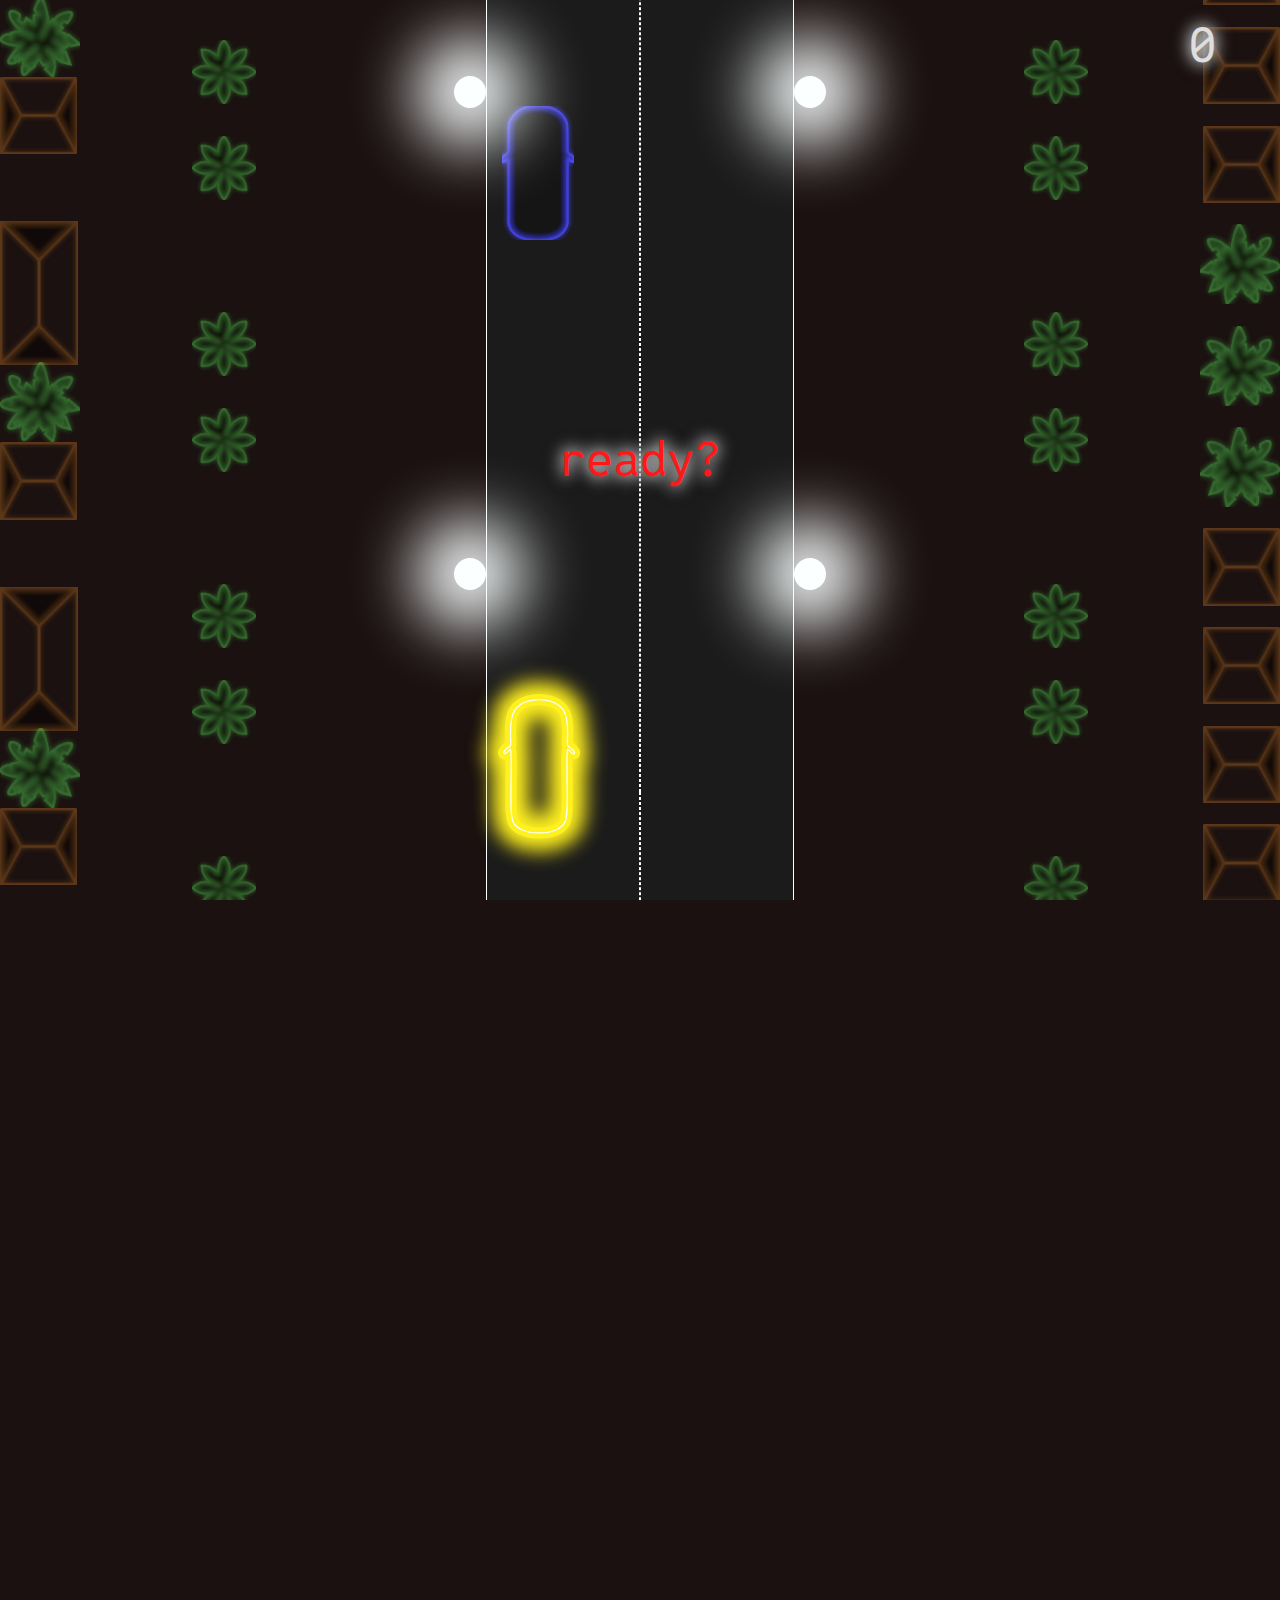
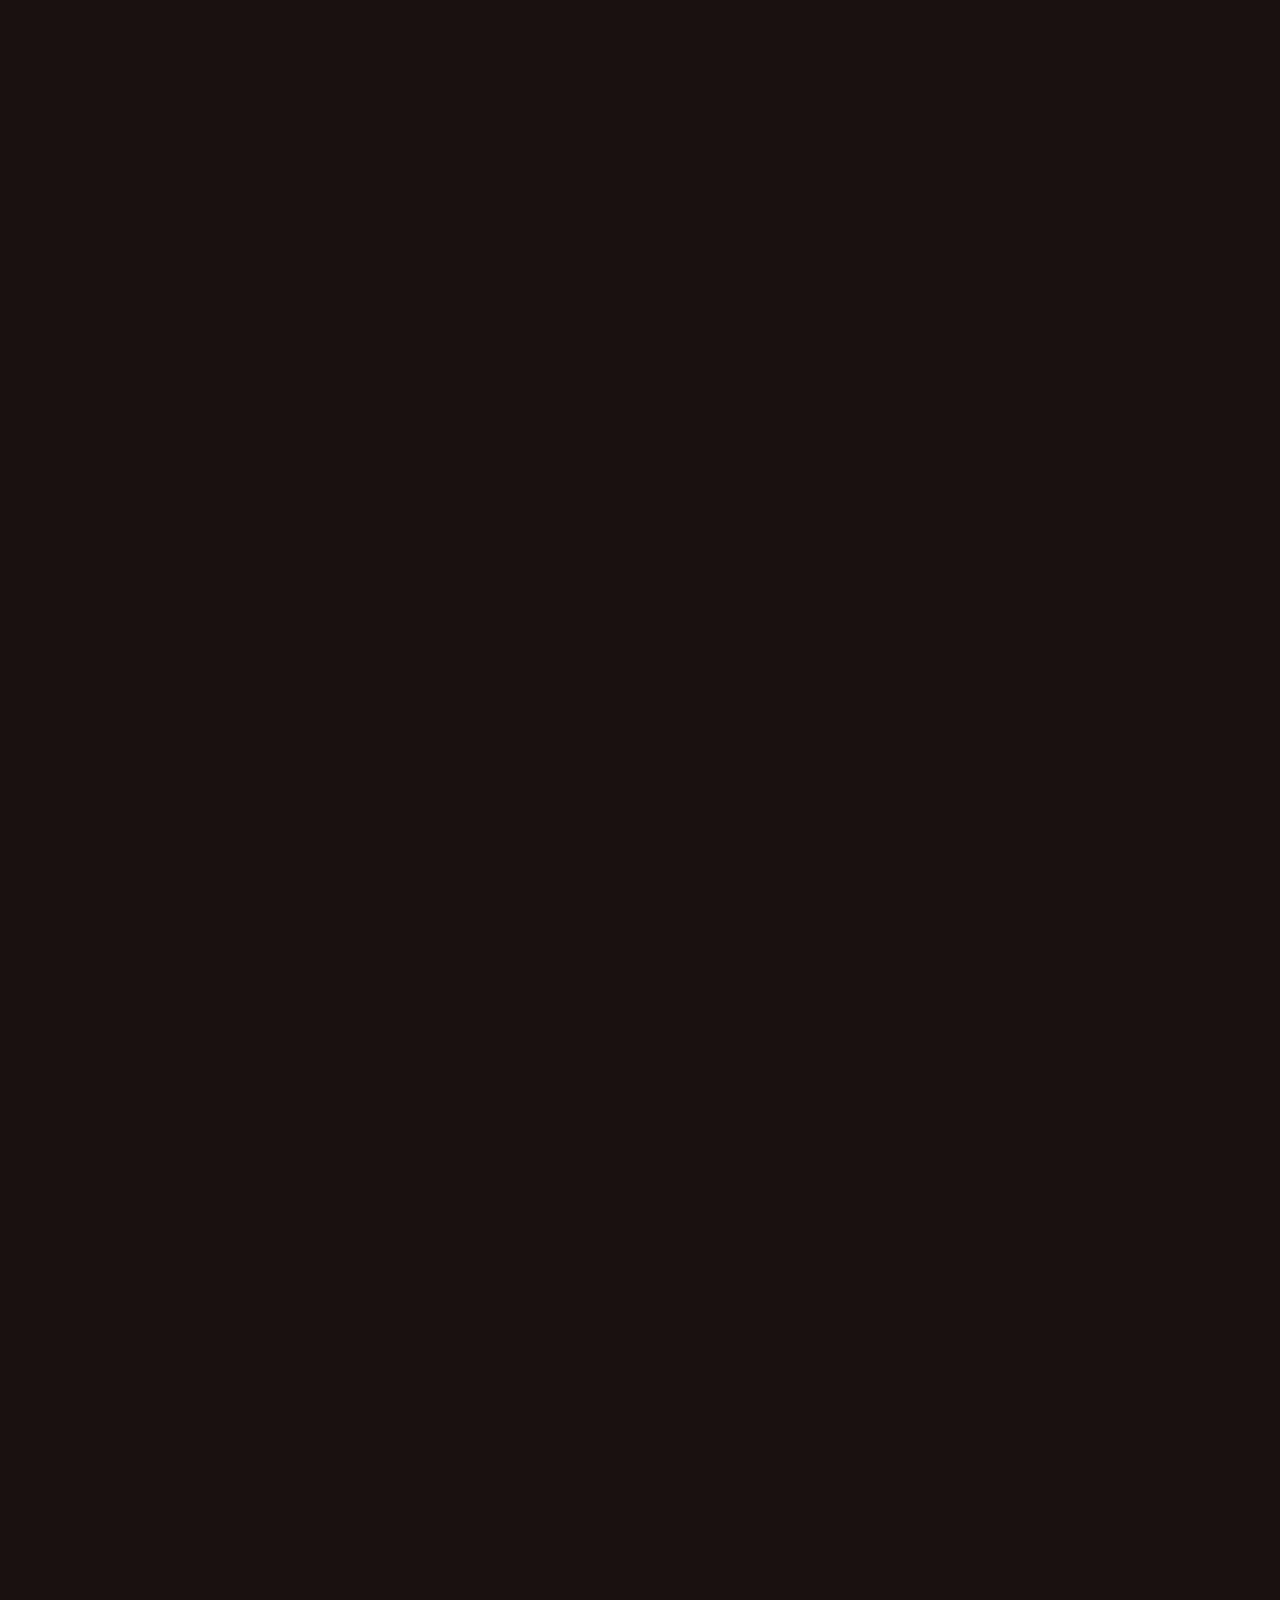
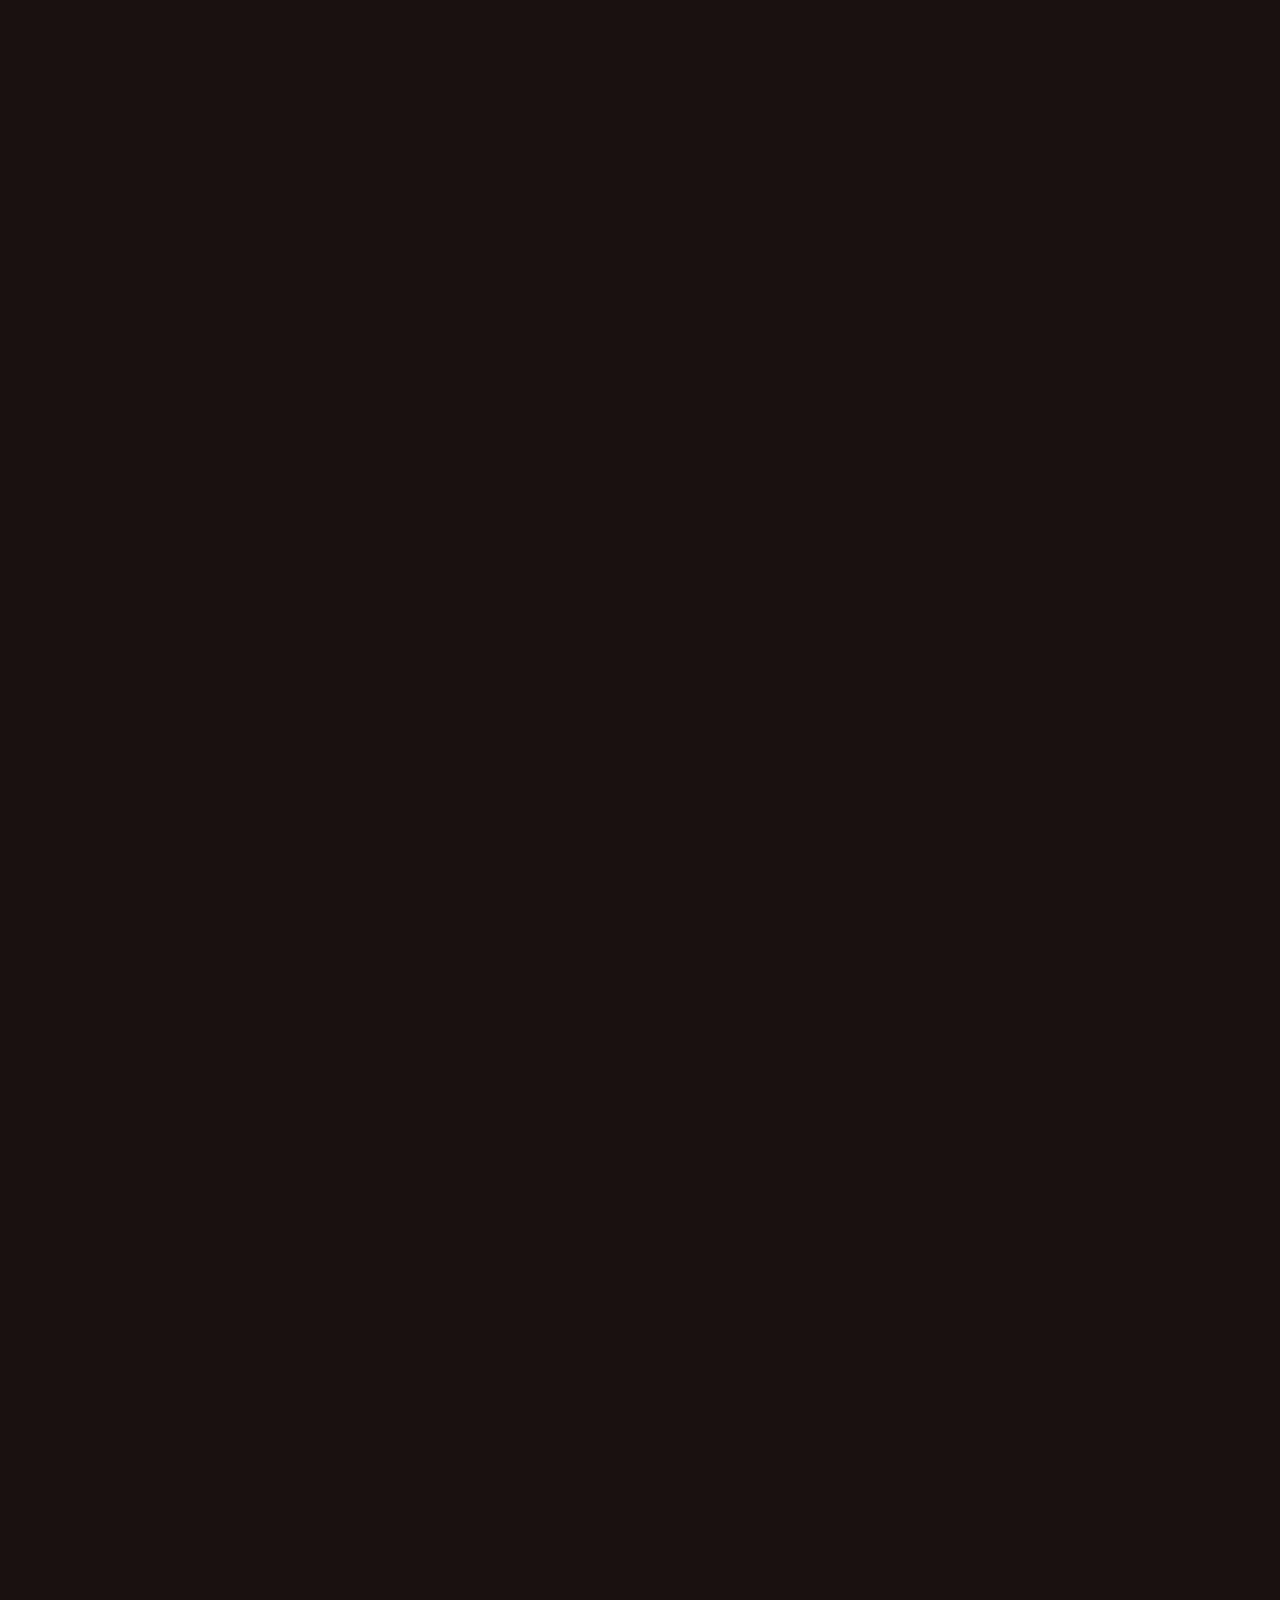
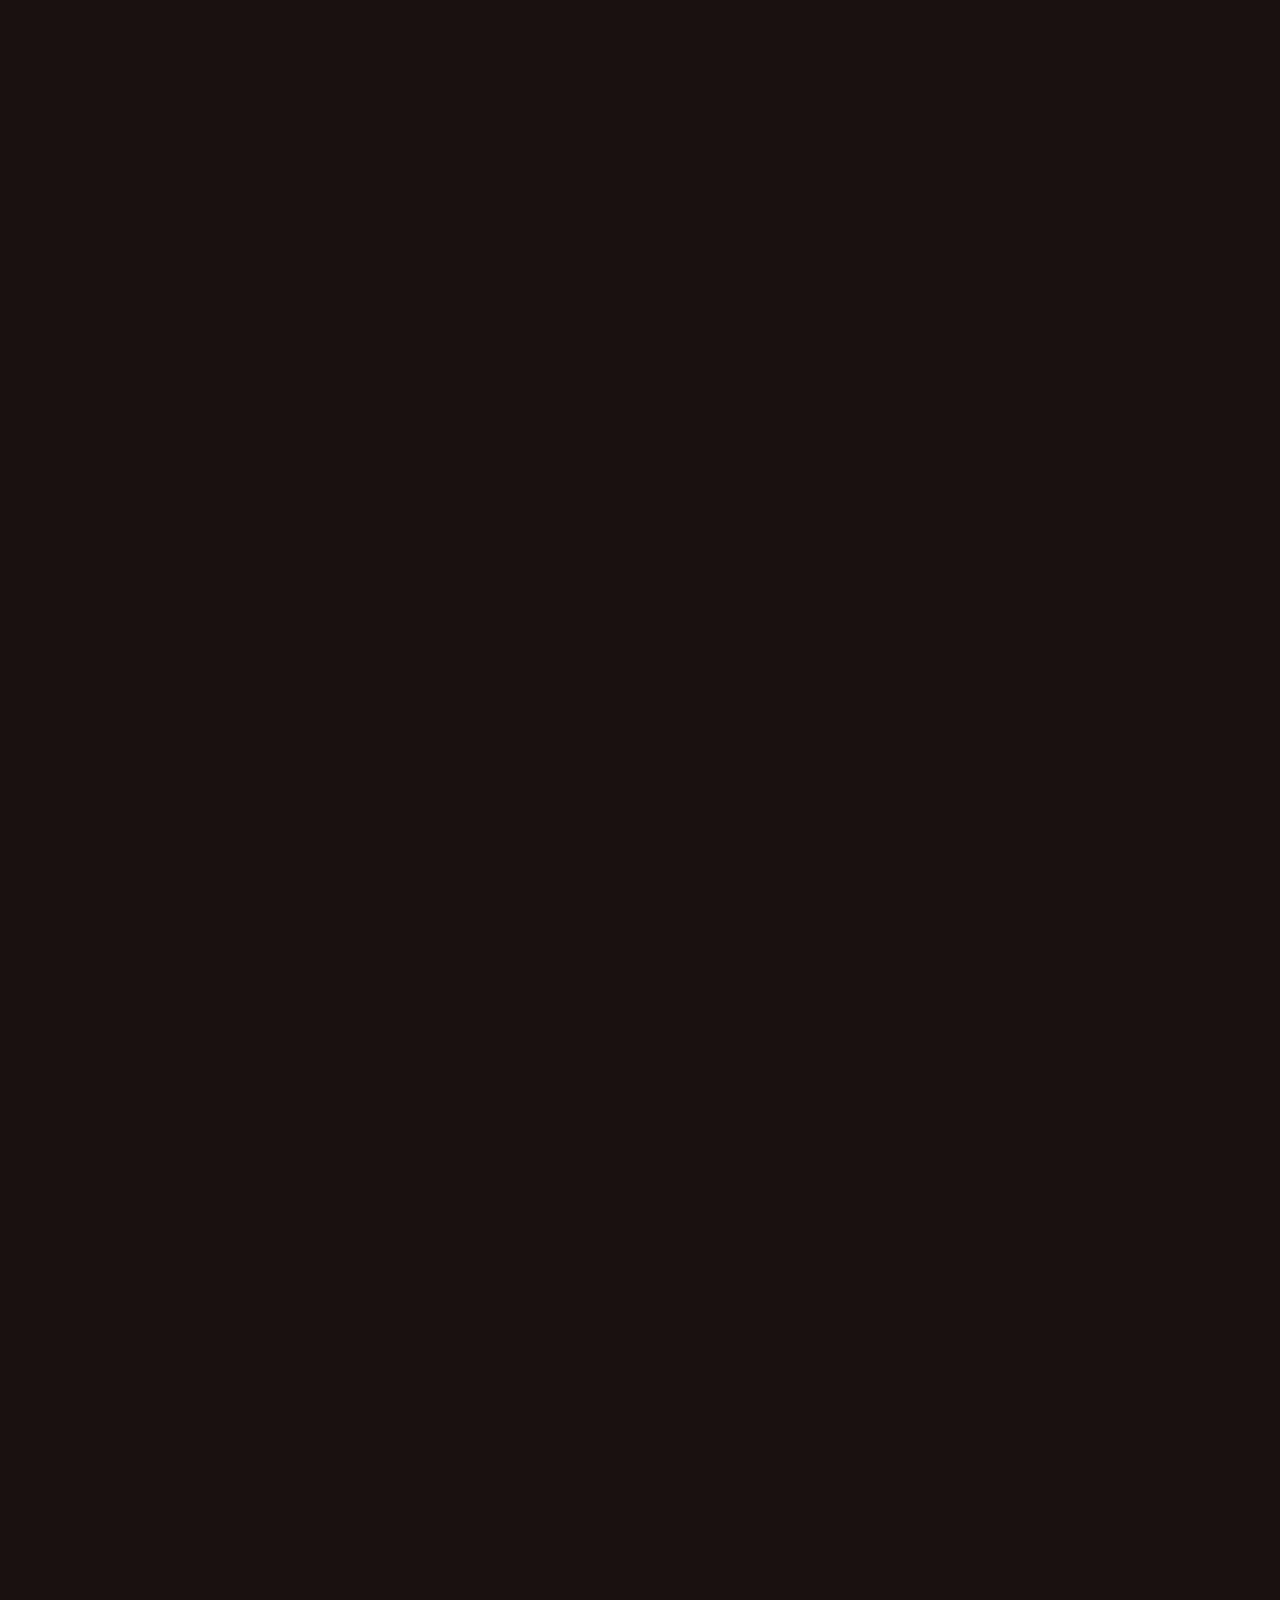
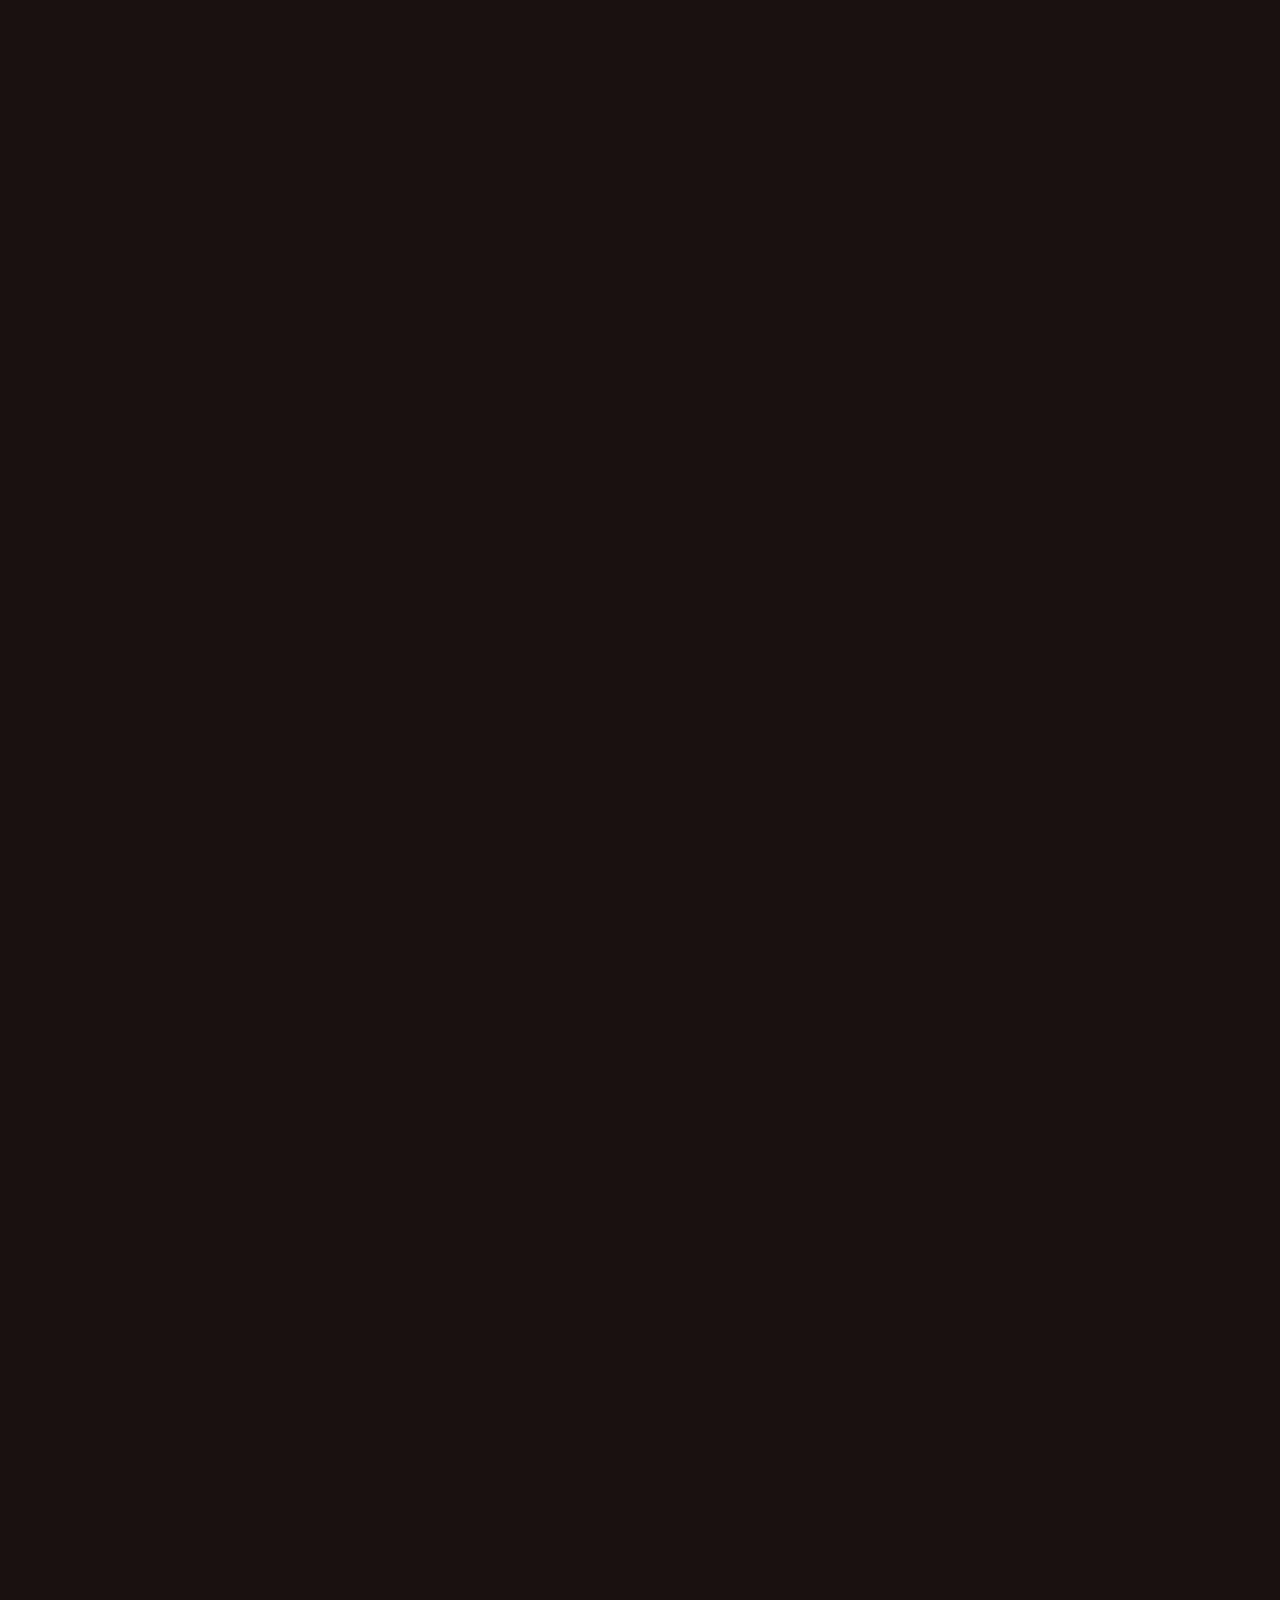
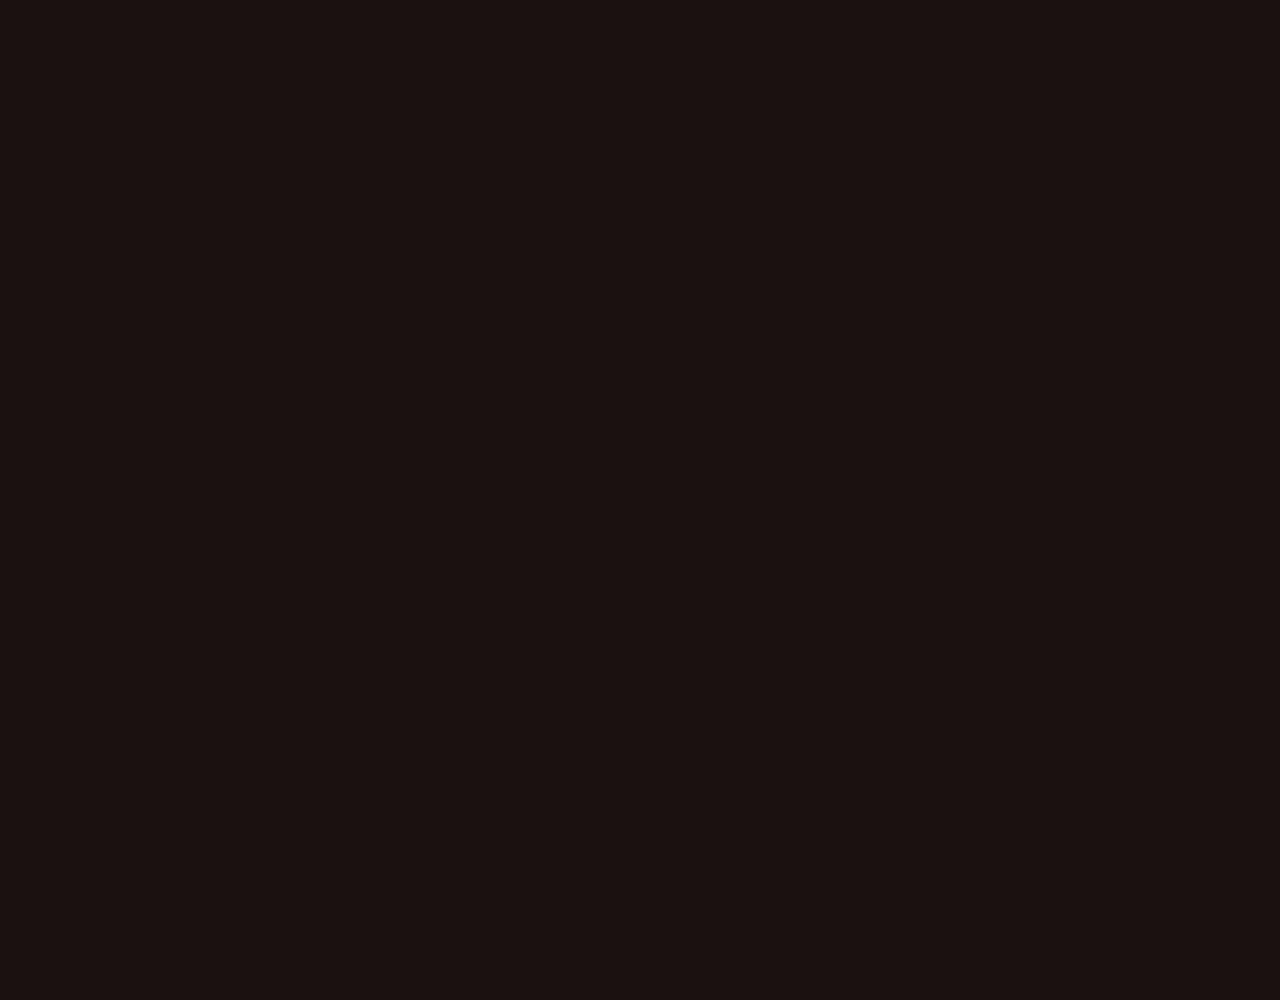
<file: index.html>
<!DOCTYPE html>
<html>

<head>
  <title>accelerrace</title>
  <meta charset="utf-8" />
  <meta name="viewport" content="width=device-width, initial-scale=1">
  <link rel=stylesheet type=text/css href="style.css">
  <script src="main.js"></script>
</head>

<body>
<div id="main_page" class="clear">
  <div class="svg_pic car" id="main_car">
    <svg xmlns="http://www.w3.org/2000/svg" viewBox="0 0 32.82 61.265">
      <path  d="M16.854,60.766c-.439,0-.7-.016-.7-.016l-.025,0c-.078,0-.316.014-.677.014a17.092,17.092,0,0,1-7.408-1.581c-1.659-.869-2.89-1.609-3.628-3.229-.7-1.547-1.01-3.878-1.089-8.315-.055-3.079,0-7.258.053-11.3.089-6.82.174-13.262-.27-13.711a.072.072,0,0,0-.051-.025A.088.088,0,0,0,3,22.635c-.218.2-.416.4-.609.583A9.308,9.308,0,0,1,.8,24.559a.752.752,0,0,1-.38.118.4.4,0,0,1-.383-.241C-.1,24.107.113,23.6.61,23.073A8.136,8.136,0,0,1,2.217,21.7c.219-.149.467-.317.78-.559.337-.261.276-1.65.193-3.574-.158-3.64-.4-9.141,1.781-12.579C7.978.241,14.643,0,15.948,0c.13,0,.2,0,.2,0h.2c1.305,0,7.97.241,10.978,4.989,2.177,3.438,1.938,8.938,1.78,12.578-.084,1.924-.144,3.314.193,3.575.312.242.56.41.779.559a8.123,8.123,0,0,1,1.607,1.372c.5.524.711,1.034.569,1.363a.4.4,0,0,1-.383.241.752.752,0,0,1-.38-.118,9.342,9.342,0,0,1-1.59-1.347c-.191-.185-.388-.376-.6-.578a.089.089,0,0,0-.059-.029.072.072,0,0,0-.051.025c-.444.449-.359,6.893-.27,13.715.053,4.04.107,8.217.053,11.294-.079,4.437-.384,6.768-1.089,8.315-.738,1.62-1.969,2.361-3.627,3.229A17.1,17.1,0,0,1,16.854,60.766Z"/>
    </svg>
    <svg xmlns="http://www.w3.org/2000/svg" viewBox="0 0 32.82 61.265">
      <path d="M16.854,60.766c-.439,0-.7-.016-.7-.016l-.025,0c-.078,0-.316.014-.677.014a17.092,17.092,0,0,1-7.408-1.581c-1.659-.869-2.89-1.609-3.628-3.229-.7-1.547-1.01-3.878-1.089-8.315-.055-3.079,0-7.258.053-11.3.089-6.82.174-13.262-.27-13.711a.072.072,0,0,0-.051-.025A.088.088,0,0,0,3,22.635c-.218.2-.416.4-.609.583A9.308,9.308,0,0,1,.8,24.559a.752.752,0,0,1-.38.118.4.4,0,0,1-.383-.241C-.1,24.107.113,23.6.61,23.073A8.136,8.136,0,0,1,2.217,21.7c.219-.149.467-.317.78-.559.337-.261.276-1.65.193-3.574-.158-3.64-.4-9.141,1.781-12.579C7.978.241,14.643,0,15.948,0c.13,0,.2,0,.2,0h.2c1.305,0,7.97.241,10.978,4.989,2.177,3.438,1.938,8.938,1.78,12.578-.084,1.924-.144,3.314.193,3.575.312.242.56.41.779.559a8.123,8.123,0,0,1,1.607,1.372c.5.524.711,1.034.569,1.363a.4.4,0,0,1-.383.241.752.752,0,0,1-.38-.118,9.342,9.342,0,0,1-1.59-1.347c-.191-.185-.388-.376-.6-.578a.089.089,0,0,0-.059-.029.072.072,0,0,0-.051.025c-.444.449-.359,6.893-.27,13.715.053,4.04.107,8.217.053,11.294-.079,4.437-.384,6.768-1.089,8.315-.738,1.62-1.969,2.361-3.627,3.229A17.1,17.1,0,0,1,16.854,60.766Z"/>
    </svg>
    <svg xmlns="http://www.w3.org/2000/svg" viewBox="0 0 32.82 61.265">
      <path d="M16.854,60.766c-.439,0-.7-.016-.7-.016l-.025,0c-.078,0-.316.014-.677.014a17.092,17.092,0,0,1-7.408-1.581c-1.659-.869-2.89-1.609-3.628-3.229-.7-1.547-1.01-3.878-1.089-8.315-.055-3.079,0-7.258.053-11.3.089-6.82.174-13.262-.27-13.711a.072.072,0,0,0-.051-.025A.088.088,0,0,0,3,22.635c-.218.2-.416.4-.609.583A9.308,9.308,0,0,1,.8,24.559a.752.752,0,0,1-.38.118.4.4,0,0,1-.383-.241C-.1,24.107.113,23.6.61,23.073A8.136,8.136,0,0,1,2.217,21.7c.219-.149.467-.317.78-.559.337-.261.276-1.65.193-3.574-.158-3.64-.4-9.141,1.781-12.579C7.978.241,14.643,0,15.948,0c.13,0,.2,0,.2,0h.2c1.305,0,7.97.241,10.978,4.989,2.177,3.438,1.938,8.938,1.78,12.578-.084,1.924-.144,3.314.193,3.575.312.242.56.41.779.559a8.123,8.123,0,0,1,1.607,1.372c.5.524.711,1.034.569,1.363a.4.4,0,0,1-.383.241.752.752,0,0,1-.38-.118,9.342,9.342,0,0,1-1.59-1.347c-.191-.185-.388-.376-.6-.578a.089.089,0,0,0-.059-.029.072.072,0,0,0-.051.025c-.444.449-.359,6.893-.27,13.715.053,4.04.107,8.217.053,11.294-.079,4.437-.384,6.768-1.089,8.315-.738,1.62-1.969,2.361-3.627,3.229A17.1,17.1,0,0,1,16.854,60.766Z"/>
    </svg>
  </div>

  <div class="svg_pic car" id="car_1">
    <img src="images/car1.png">
  </div>

  <div class="svg_pic car" id="car_2">
    <img src="images/car2.png">
  </div>

  <div class="road">
    <div class="lights_section"></div>
    <div class="road_sides">
      <div class="road_lines"></div>
      <div class="road_lines"></div>
    </div>
    <div class="lights_section"></div>
  </div>
  <div class="decor_section left_section">
    <div class="decor_part">
      <div class="house_line"></div>
      <div class="tree_line"></div>
    </div>
  </div>
  <div class="decor_section right_section">
    <div class="decor_part">
      <div class="house_line"></div>
      <div class="tree_line"></div>
    </div>
  </div>

  <div class="util_section count_section txt_items countdown">
    <div id="count" class="util_text"></div>
  </div>
  <div class="util_section control_section">
    <div class="game_control game_pause util_text">⏸︎</div>
    <div class="game_control game_play util_text">⏵︎</div>
  </div>
  <div class="util_section score_section txt_items">
    <div id="score" class="util_text">0</div>
  </div>
</div>
</body>
</html>
</file>
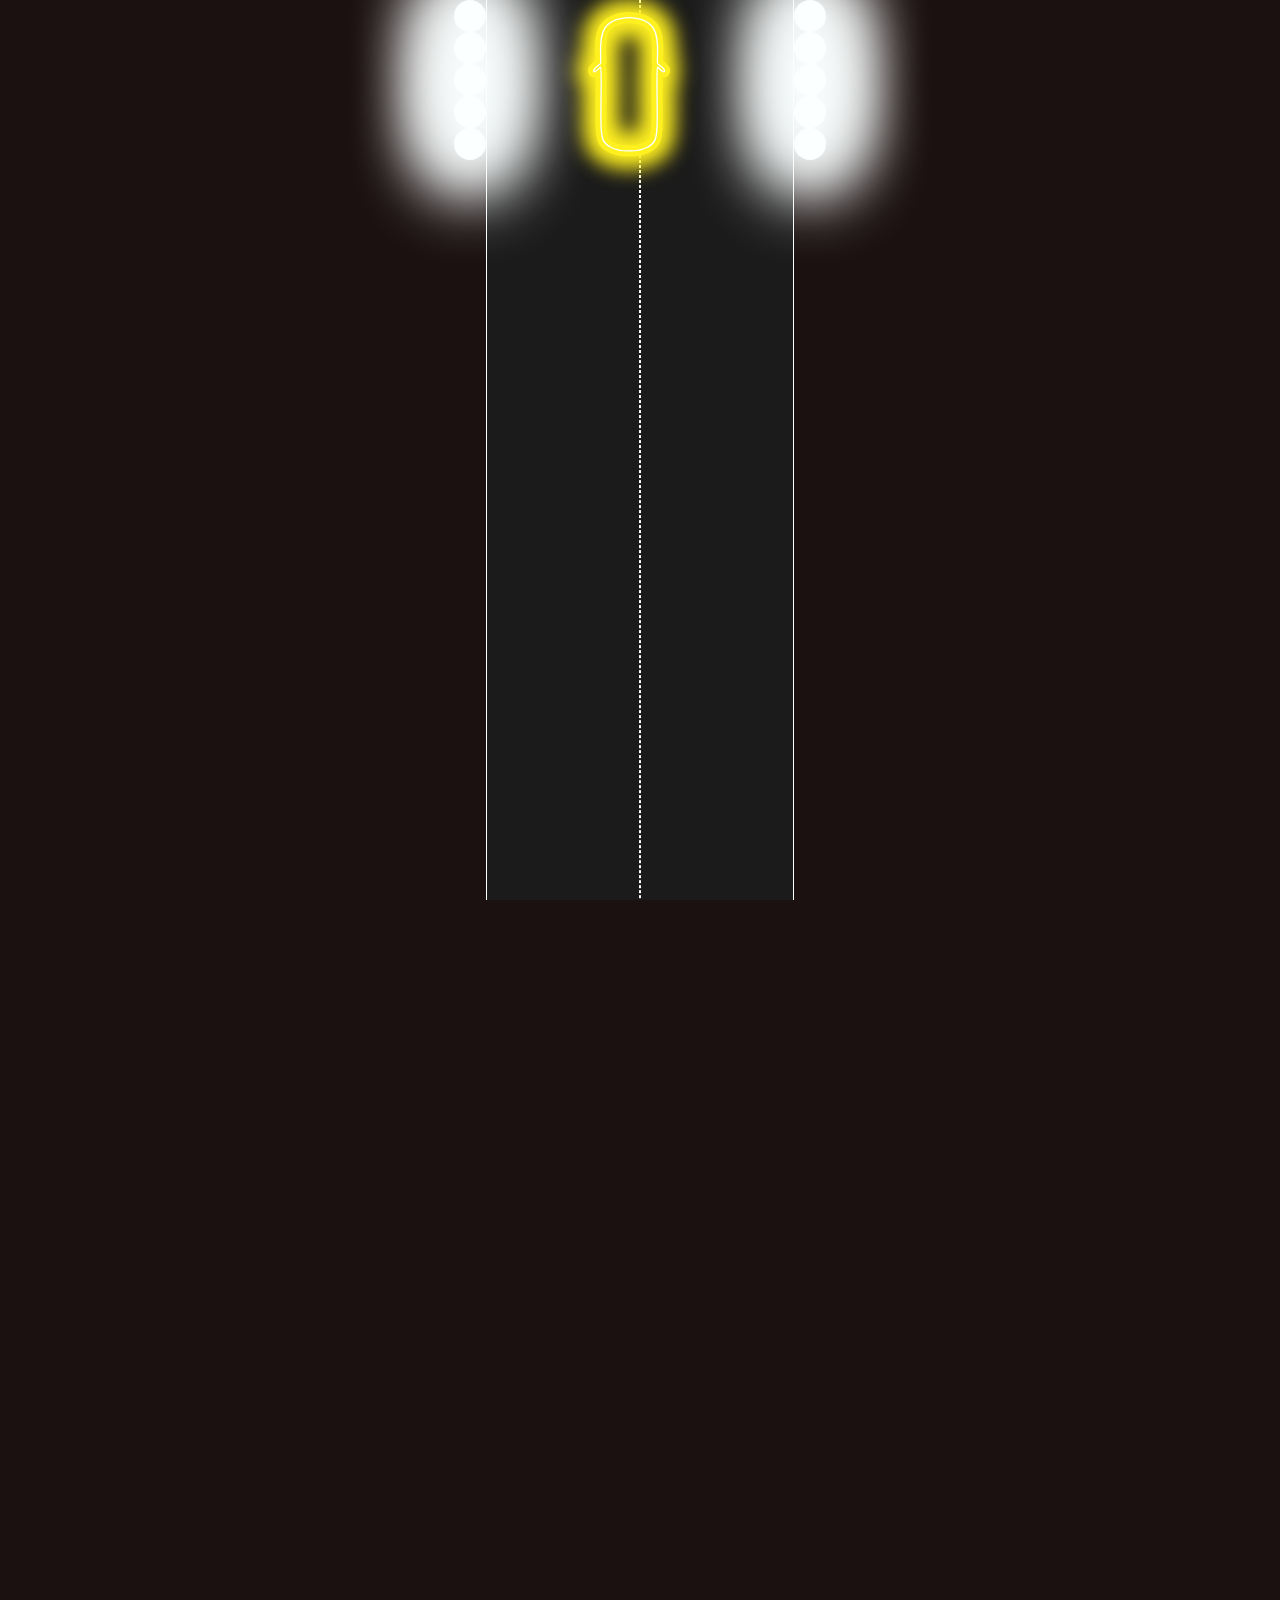
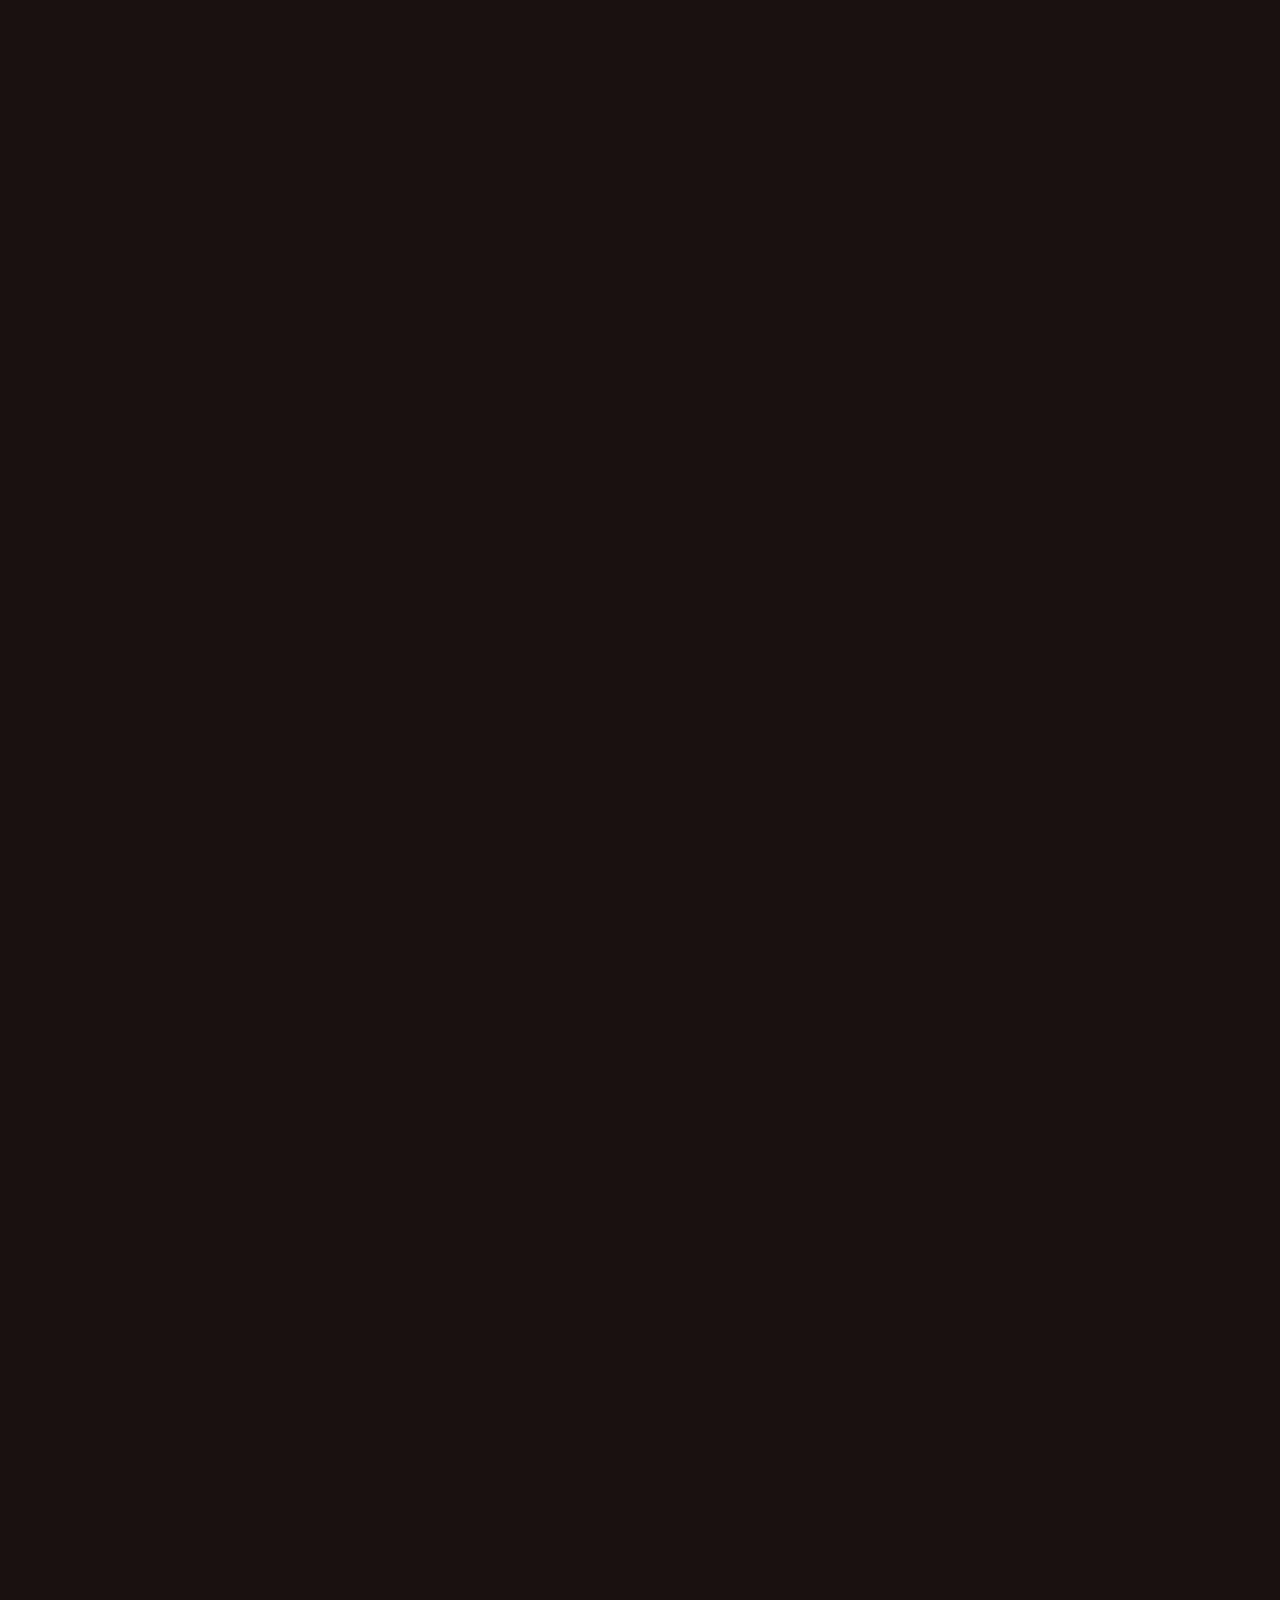
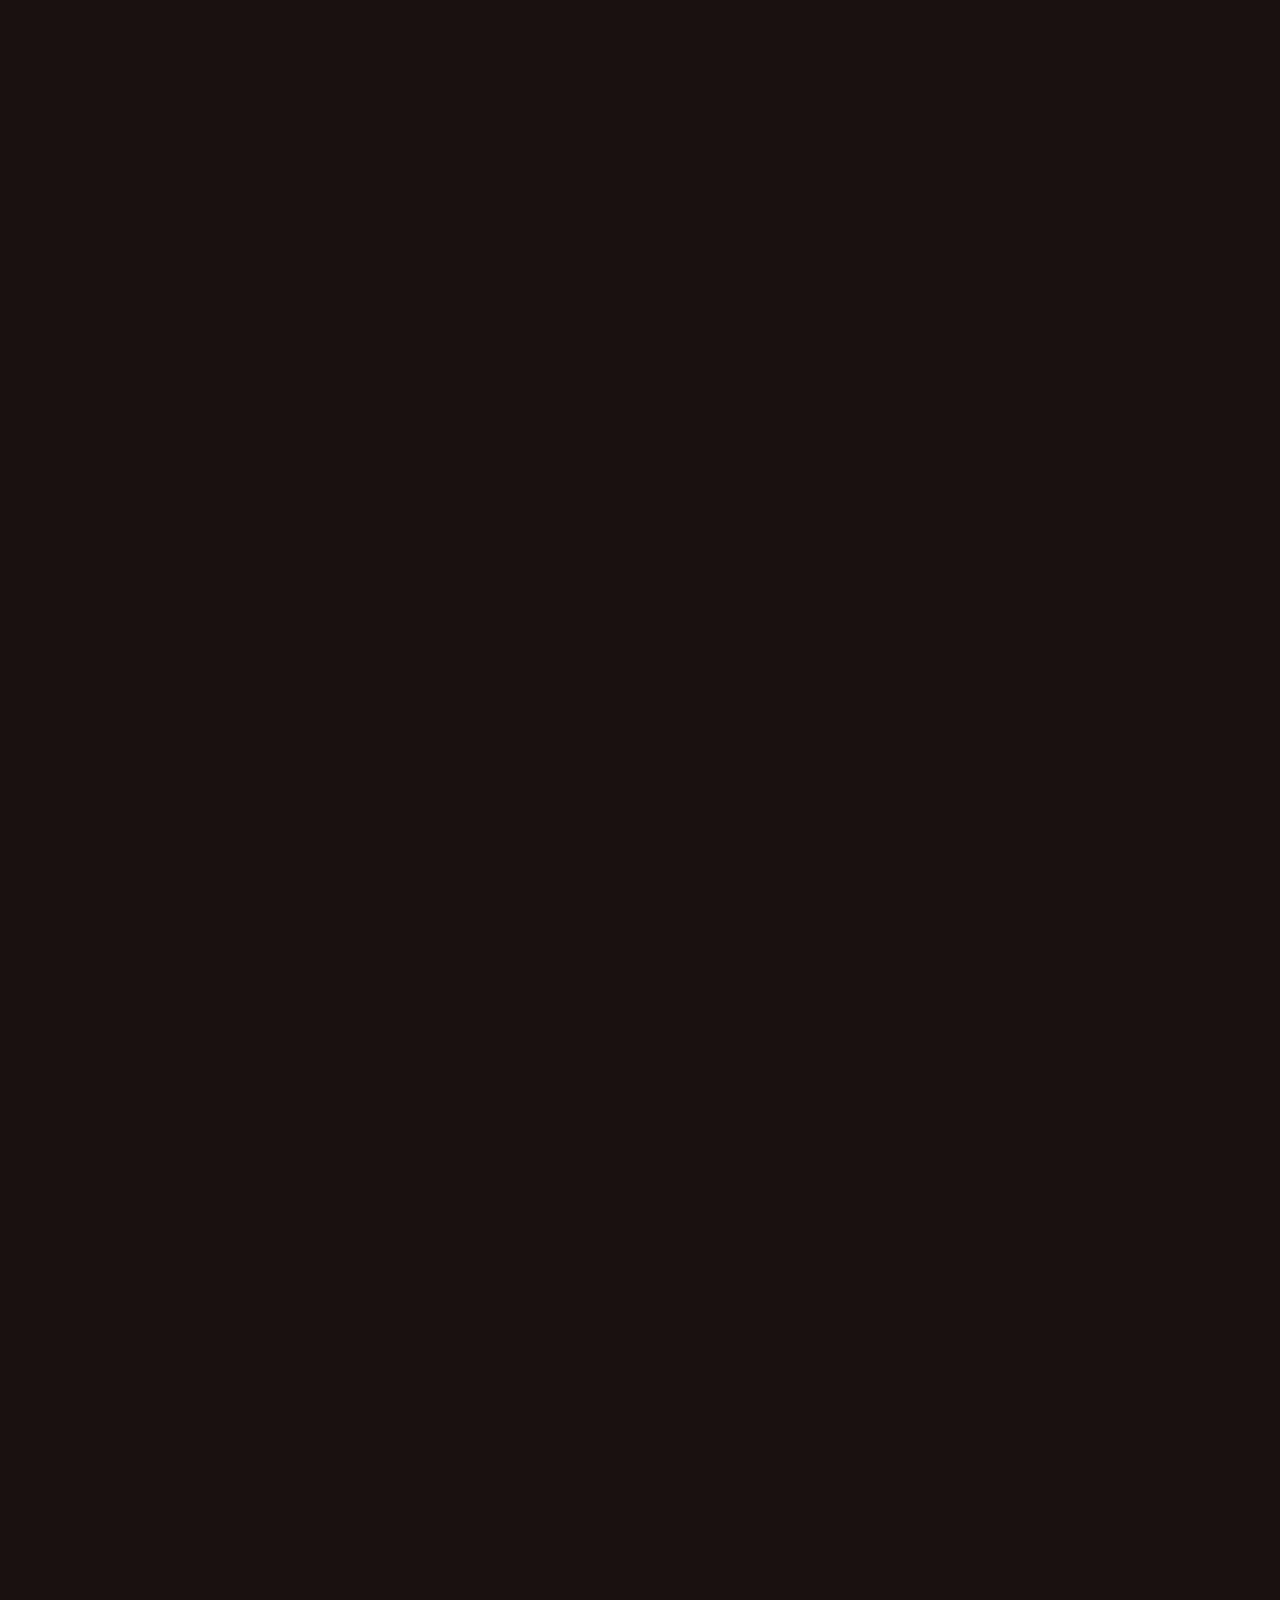
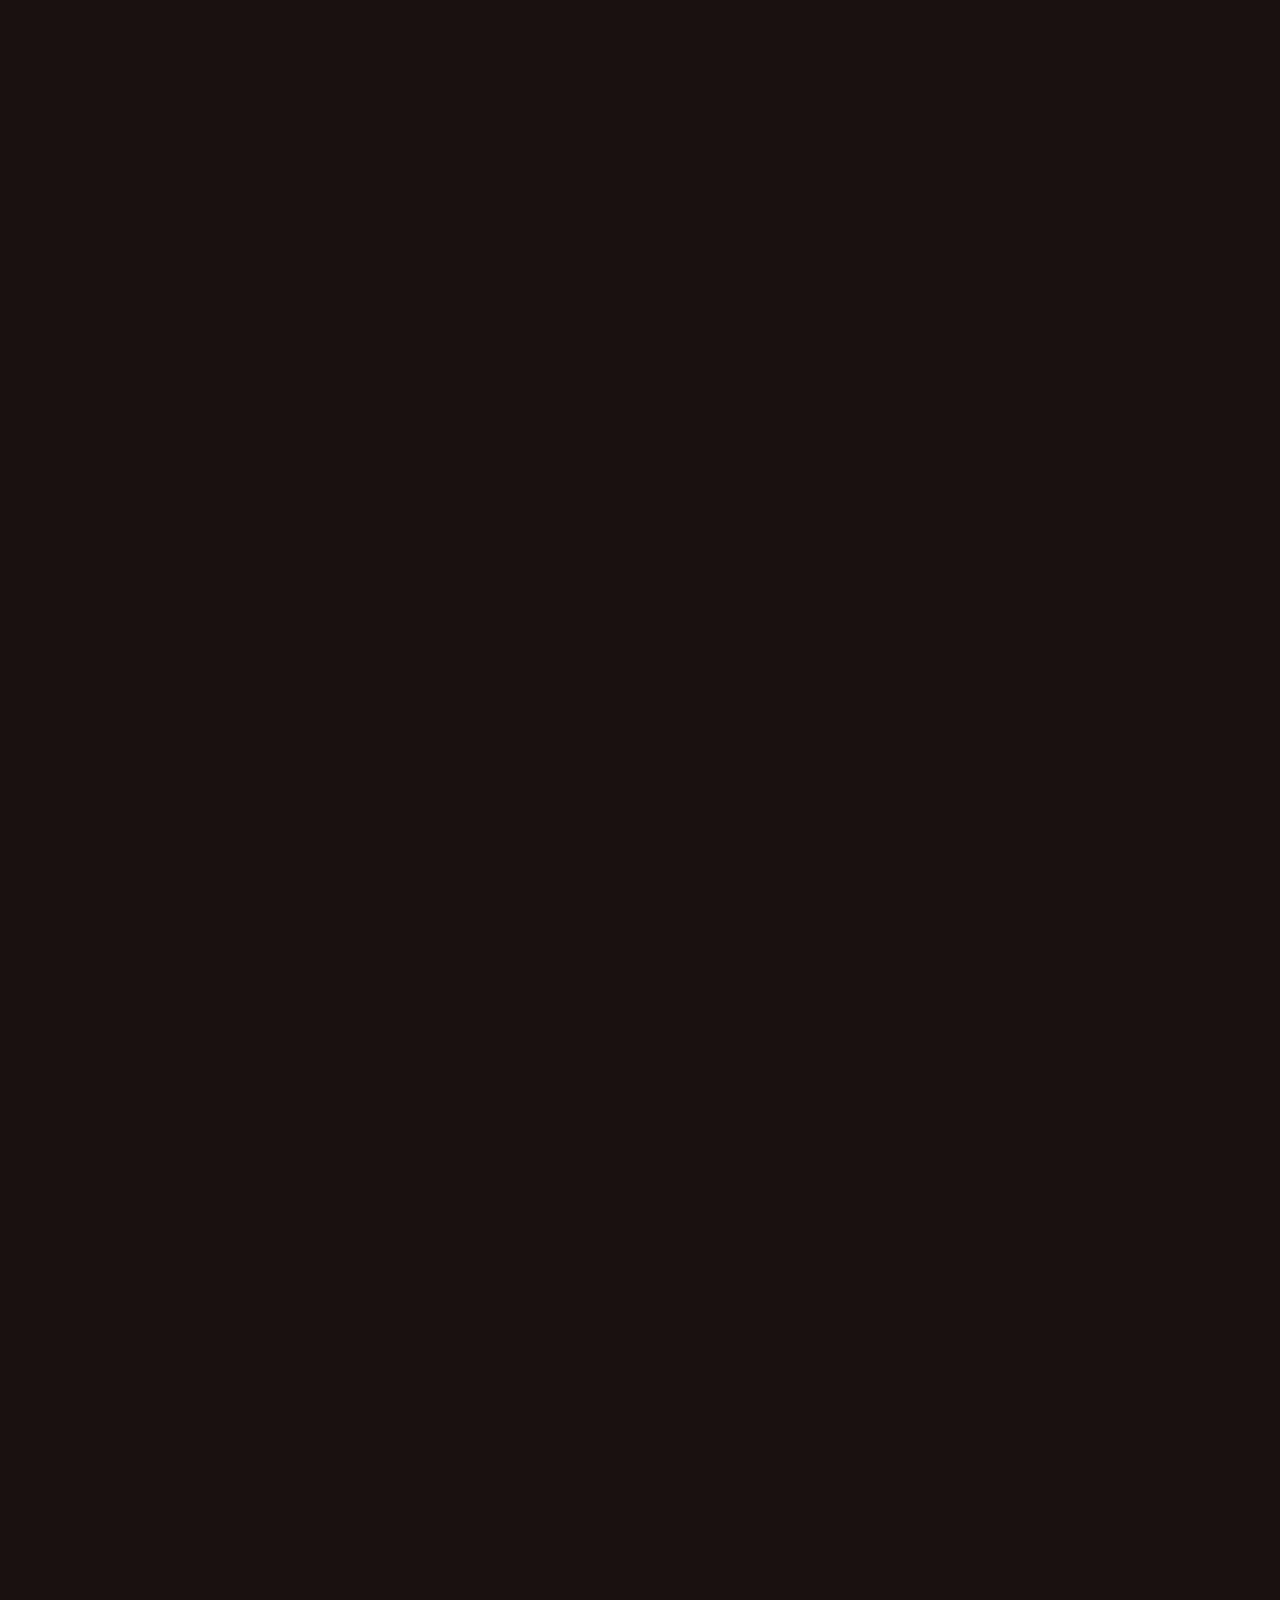
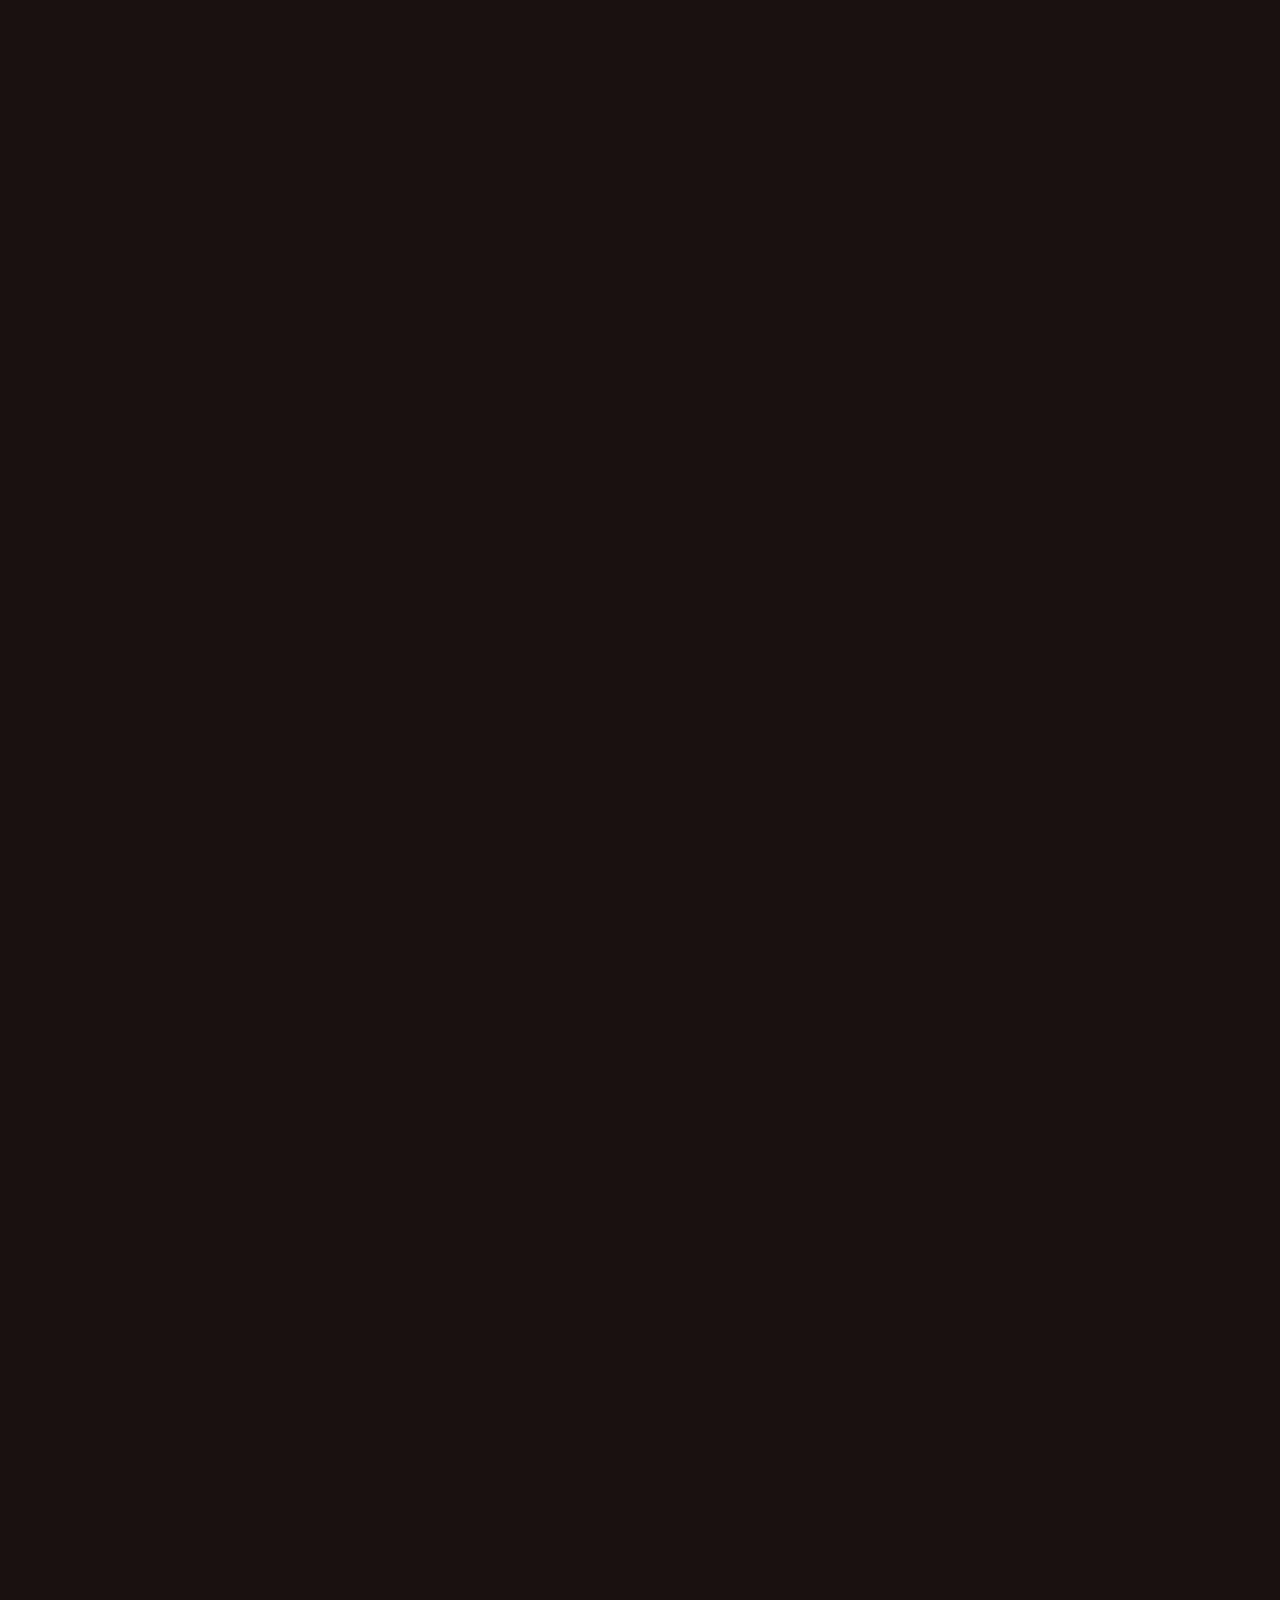
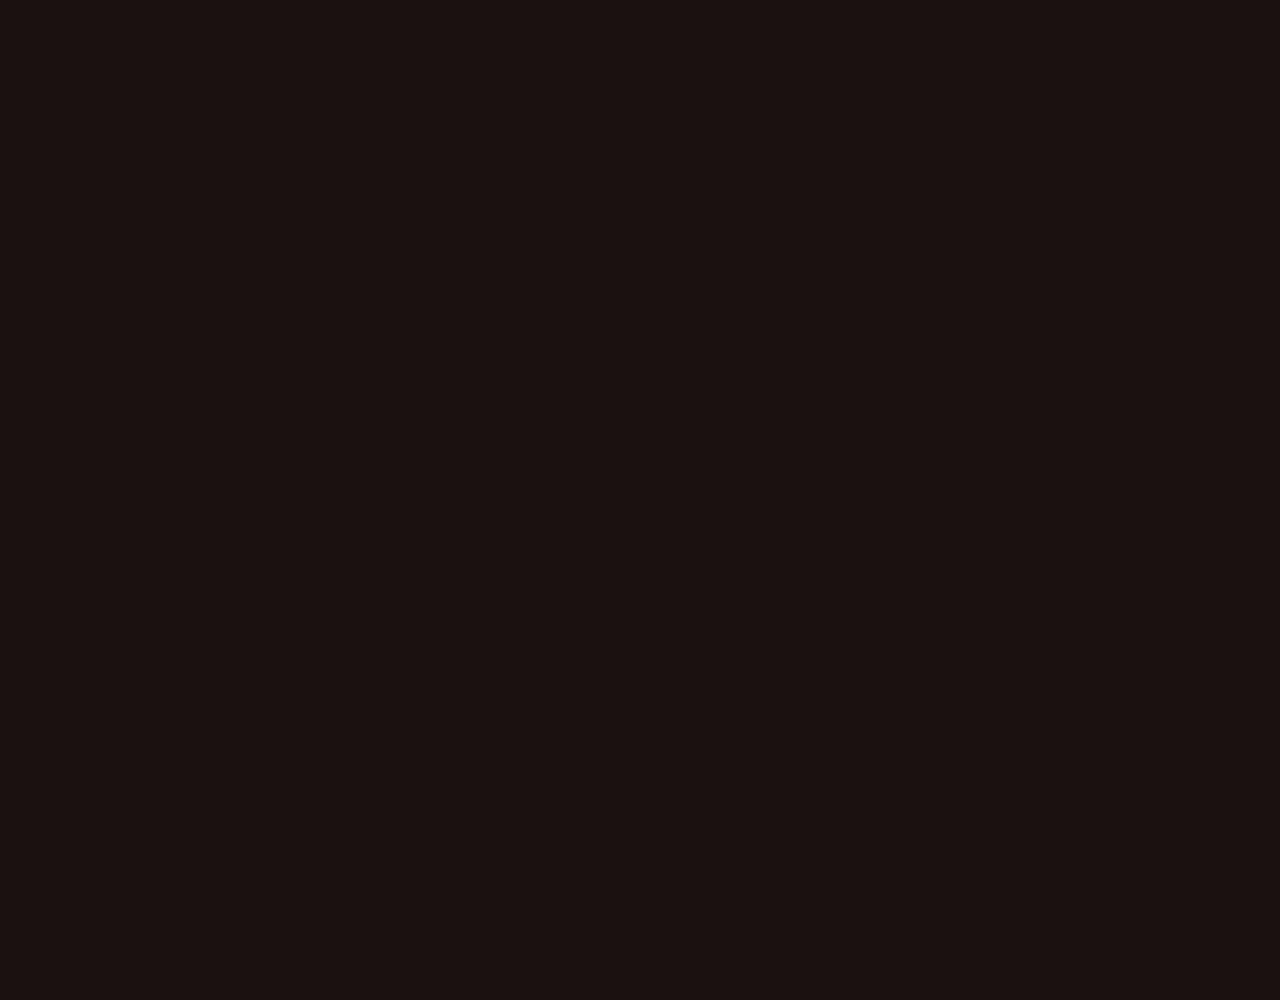
<file: example.html>
<!DOCTYPE html>
<html>

<head>
  <title>accelerrace</title>
  <meta charset="utf-8" />
  <meta name="viewport" content="width=device-width, initial-scale=1">
  <link rel="icon" type="image/svg+xml" href="/images/li_logo.svg">
  <link rel="apple-touch-icon" type="image/png" href="/images/li_logo.png">
  <link rel="shortcut icon" type="image/png" href="/images/li_logo.png">
  <link rel=stylesheet type=text/css href="style.css">
</head>

<body>
<DIV id="main_page" class="clear">
    <div class="svg_pic car" id="main_car" style="left: 45%;">
        <svg xmlns="http://www.w3.org/2000/svg" viewBox="0 0 32.82 61.265">
            <path  d="M16.854,60.766c-.439,0-.7-.016-.7-.016l-.025,0c-.078,0-.316.014-.677.014a17.092,17.092,0,0,1-7.408-1.581c-1.659-.869-2.89-1.609-3.628-3.229-.7-1.547-1.01-3.878-1.089-8.315-.055-3.079,0-7.258.053-11.3.089-6.82.174-13.262-.27-13.711a.072.072,0,0,0-.051-.025A.088.088,0,0,0,3,22.635c-.218.2-.416.4-.609.583A9.308,9.308,0,0,1,.8,24.559a.752.752,0,0,1-.38.118.4.4,0,0,1-.383-.241C-.1,24.107.113,23.6.61,23.073A8.136,8.136,0,0,1,2.217,21.7c.219-.149.467-.317.78-.559.337-.261.276-1.65.193-3.574-.158-3.64-.4-9.141,1.781-12.579C7.978.241,14.643,0,15.948,0c.13,0,.2,0,.2,0h.2c1.305,0,7.97.241,10.978,4.989,2.177,3.438,1.938,8.938,1.78,12.578-.084,1.924-.144,3.314.193,3.575.312.242.56.41.779.559a8.123,8.123,0,0,1,1.607,1.372c.5.524.711,1.034.569,1.363a.4.4,0,0,1-.383.241.752.752,0,0,1-.38-.118,9.342,9.342,0,0,1-1.59-1.347c-.191-.185-.388-.376-.6-.578a.089.089,0,0,0-.059-.029.072.072,0,0,0-.051.025c-.444.449-.359,6.893-.27,13.715.053,4.04.107,8.217.053,11.294-.079,4.437-.384,6.768-1.089,8.315-.738,1.62-1.969,2.361-3.627,3.229A17.1,17.1,0,0,1,16.854,60.766Z"/>
        </svg>
        <svg xmlns="http://www.w3.org/2000/svg" viewBox="0 0 32.82 61.265">
            <path d="M16.854,60.766c-.439,0-.7-.016-.7-.016l-.025,0c-.078,0-.316.014-.677.014a17.092,17.092,0,0,1-7.408-1.581c-1.659-.869-2.89-1.609-3.628-3.229-.7-1.547-1.01-3.878-1.089-8.315-.055-3.079,0-7.258.053-11.3.089-6.82.174-13.262-.27-13.711a.072.072,0,0,0-.051-.025A.088.088,0,0,0,3,22.635c-.218.2-.416.4-.609.583A9.308,9.308,0,0,1,.8,24.559a.752.752,0,0,1-.38.118.4.4,0,0,1-.383-.241C-.1,24.107.113,23.6.61,23.073A8.136,8.136,0,0,1,2.217,21.7c.219-.149.467-.317.78-.559.337-.261.276-1.65.193-3.574-.158-3.64-.4-9.141,1.781-12.579C7.978.241,14.643,0,15.948,0c.13,0,.2,0,.2,0h.2c1.305,0,7.97.241,10.978,4.989,2.177,3.438,1.938,8.938,1.78,12.578-.084,1.924-.144,3.314.193,3.575.312.242.56.41.779.559a8.123,8.123,0,0,1,1.607,1.372c.5.524.711,1.034.569,1.363a.4.4,0,0,1-.383.241.752.752,0,0,1-.38-.118,9.342,9.342,0,0,1-1.59-1.347c-.191-.185-.388-.376-.6-.578a.089.089,0,0,0-.059-.029.072.072,0,0,0-.051.025c-.444.449-.359,6.893-.27,13.715.053,4.04.107,8.217.053,11.294-.079,4.437-.384,6.768-1.089,8.315-.738,1.62-1.969,2.361-3.627,3.229A17.1,17.1,0,0,1,16.854,60.766Z"/>
        </svg>
        <svg xmlns="http://www.w3.org/2000/svg" viewBox="0 0 32.82 61.265">
            <path d="M16.854,60.766c-.439,0-.7-.016-.7-.016l-.025,0c-.078,0-.316.014-.677.014a17.092,17.092,0,0,1-7.408-1.581c-1.659-.869-2.89-1.609-3.628-3.229-.7-1.547-1.01-3.878-1.089-8.315-.055-3.079,0-7.258.053-11.3.089-6.82.174-13.262-.27-13.711a.072.072,0,0,0-.051-.025A.088.088,0,0,0,3,22.635c-.218.2-.416.4-.609.583A9.308,9.308,0,0,1,.8,24.559a.752.752,0,0,1-.38.118.4.4,0,0,1-.383-.241C-.1,24.107.113,23.6.61,23.073A8.136,8.136,0,0,1,2.217,21.7c.219-.149.467-.317.78-.559.337-.261.276-1.65.193-3.574-.158-3.64-.4-9.141,1.781-12.579C7.978.241,14.643,0,15.948,0c.13,0,.2,0,.2,0h.2c1.305,0,7.97.241,10.978,4.989,2.177,3.438,1.938,8.938,1.78,12.578-.084,1.924-.144,3.314.193,3.575.312.242.56.41.779.559a8.123,8.123,0,0,1,1.607,1.372c.5.524.711,1.034.569,1.363a.4.4,0,0,1-.383.241.752.752,0,0,1-.38-.118,9.342,9.342,0,0,1-1.59-1.347c-.191-.185-.388-.376-.6-.578a.089.089,0,0,0-.059-.029.072.072,0,0,0-.051.025c-.444.449-.359,6.893-.27,13.715.053,4.04.107,8.217.053,11.294-.079,4.437-.384,6.768-1.089,8.315-.738,1.62-1.969,2.361-3.627,3.229A17.1,17.1,0,0,1,16.854,60.766Z"/>
        </svg>
    </div>
    <div class="svg_pic car" id="car_1" style="left: 55%;">
        <svg xmlns="http://www.w3.org/2000/svg" viewBox="0 0 32.82 61.265">
            <path  d="M16.854,60.766c-.439,0-.7-.016-.7-.016l-.025,0c-.078,0-.316.014-.677.014a17.092,17.092,0,0,1-7.408-1.581c-1.659-.869-2.89-1.609-3.628-3.229-.7-1.547-1.01-3.878-1.089-8.315-.055-3.079,0-7.258.053-11.3.089-6.82.174-13.262-.27-13.711a.072.072,0,0,0-.051-.025A.088.088,0,0,0,3,22.635c-.218.2-.416.4-.609.583A9.308,9.308,0,0,1,.8,24.559a.752.752,0,0,1-.38.118.4.4,0,0,1-.383-.241C-.1,24.107.113,23.6.61,23.073A8.136,8.136,0,0,1,2.217,21.7c.219-.149.467-.317.78-.559.337-.261.276-1.65.193-3.574-.158-3.64-.4-9.141,1.781-12.579C7.978.241,14.643,0,15.948,0c.13,0,.2,0,.2,0h.2c1.305,0,7.97.241,10.978,4.989,2.177,3.438,1.938,8.938,1.78,12.578-.084,1.924-.144,3.314.193,3.575.312.242.56.41.779.559a8.123,8.123,0,0,1,1.607,1.372c.5.524.711,1.034.569,1.363a.4.4,0,0,1-.383.241.752.752,0,0,1-.38-.118,9.342,9.342,0,0,1-1.59-1.347c-.191-.185-.388-.376-.6-.578a.089.089,0,0,0-.059-.029.072.072,0,0,0-.051.025c-.444.449-.359,6.893-.27,13.715.053,4.04.107,8.217.053,11.294-.079,4.437-.384,6.768-1.089,8.315-.738,1.62-1.969,2.361-3.627,3.229A17.1,17.1,0,0,1,16.854,60.766Z"/>
        </svg>
        <svg xmlns="http://www.w3.org/2000/svg" viewBox="0 0 32.82 61.265">
            <path d="M16.854,60.766c-.439,0-.7-.016-.7-.016l-.025,0c-.078,0-.316.014-.677.014a17.092,17.092,0,0,1-7.408-1.581c-1.659-.869-2.89-1.609-3.628-3.229-.7-1.547-1.01-3.878-1.089-8.315-.055-3.079,0-7.258.053-11.3.089-6.82.174-13.262-.27-13.711a.072.072,0,0,0-.051-.025A.088.088,0,0,0,3,22.635c-.218.2-.416.4-.609.583A9.308,9.308,0,0,1,.8,24.559a.752.752,0,0,1-.38.118.4.4,0,0,1-.383-.241C-.1,24.107.113,23.6.61,23.073A8.136,8.136,0,0,1,2.217,21.7c.219-.149.467-.317.78-.559.337-.261.276-1.65.193-3.574-.158-3.64-.4-9.141,1.781-12.579C7.978.241,14.643,0,15.948,0c.13,0,.2,0,.2,0h.2c1.305,0,7.97.241,10.978,4.989,2.177,3.438,1.938,8.938,1.78,12.578-.084,1.924-.144,3.314.193,3.575.312.242.56.41.779.559a8.123,8.123,0,0,1,1.607,1.372c.5.524.711,1.034.569,1.363a.4.4,0,0,1-.383.241.752.752,0,0,1-.38-.118,9.342,9.342,0,0,1-1.59-1.347c-.191-.185-.388-.376-.6-.578a.089.089,0,0,0-.059-.029.072.072,0,0,0-.051.025c-.444.449-.359,6.893-.27,13.715.053,4.04.107,8.217.053,11.294-.079,4.437-.384,6.768-1.089,8.315-.738,1.62-1.969,2.361-3.627,3.229A17.1,17.1,0,0,1,16.854,60.766Z"/>
        </svg>
        <svg xmlns="http://www.w3.org/2000/svg" viewBox="0 0 32.82 61.265">
            <path d="M16.854,60.766c-.439,0-.7-.016-.7-.016l-.025,0c-.078,0-.316.014-.677.014a17.092,17.092,0,0,1-7.408-1.581c-1.659-.869-2.89-1.609-3.628-3.229-.7-1.547-1.01-3.878-1.089-8.315-.055-3.079,0-7.258.053-11.3.089-6.82.174-13.262-.27-13.711a.072.072,0,0,0-.051-.025A.088.088,0,0,0,3,22.635c-.218.2-.416.4-.609.583A9.308,9.308,0,0,1,.8,24.559a.752.752,0,0,1-.38.118.4.4,0,0,1-.383-.241C-.1,24.107.113,23.6.61,23.073A8.136,8.136,0,0,1,2.217,21.7c.219-.149.467-.317.78-.559.337-.261.276-1.65.193-3.574-.158-3.64-.4-9.141,1.781-12.579C7.978.241,14.643,0,15.948,0c.13,0,.2,0,.2,0h.2c1.305,0,7.97.241,10.978,4.989,2.177,3.438,1.938,8.938,1.78,12.578-.084,1.924-.144,3.314.193,3.575.312.242.56.41.779.559a8.123,8.123,0,0,1,1.607,1.372c.5.524.711,1.034.569,1.363a.4.4,0,0,1-.383.241.752.752,0,0,1-.38-.118,9.342,9.342,0,0,1-1.59-1.347c-.191-.185-.388-.376-.6-.578a.089.089,0,0,0-.059-.029.072.072,0,0,0-.051.025c-.444.449-.359,6.893-.27,13.715.053,4.04.107,8.217.053,11.294-.079,4.437-.384,6.768-1.089,8.315-.738,1.62-1.969,2.361-3.627,3.229A17.1,17.1,0,0,1,16.854,60.766Z"/>
        </svg>
    </div>
    <div class="svg_pic car" id="car_2" style="left: 60%;">
        <svg xmlns="http://www.w3.org/2000/svg" viewBox="0 0 32.82 61.265">
            <path  d="M16.854,60.766c-.439,0-.7-.016-.7-.016l-.025,0c-.078,0-.316.014-.677.014a17.092,17.092,0,0,1-7.408-1.581c-1.659-.869-2.89-1.609-3.628-3.229-.7-1.547-1.01-3.878-1.089-8.315-.055-3.079,0-7.258.053-11.3.089-6.82.174-13.262-.27-13.711a.072.072,0,0,0-.051-.025A.088.088,0,0,0,3,22.635c-.218.2-.416.4-.609.583A9.308,9.308,0,0,1,.8,24.559a.752.752,0,0,1-.38.118.4.4,0,0,1-.383-.241C-.1,24.107.113,23.6.61,23.073A8.136,8.136,0,0,1,2.217,21.7c.219-.149.467-.317.78-.559.337-.261.276-1.65.193-3.574-.158-3.64-.4-9.141,1.781-12.579C7.978.241,14.643,0,15.948,0c.13,0,.2,0,.2,0h.2c1.305,0,7.97.241,10.978,4.989,2.177,3.438,1.938,8.938,1.78,12.578-.084,1.924-.144,3.314.193,3.575.312.242.56.41.779.559a8.123,8.123,0,0,1,1.607,1.372c.5.524.711,1.034.569,1.363a.4.4,0,0,1-.383.241.752.752,0,0,1-.38-.118,9.342,9.342,0,0,1-1.59-1.347c-.191-.185-.388-.376-.6-.578a.089.089,0,0,0-.059-.029.072.072,0,0,0-.051.025c-.444.449-.359,6.893-.27,13.715.053,4.04.107,8.217.053,11.294-.079,4.437-.384,6.768-1.089,8.315-.738,1.62-1.969,2.361-3.627,3.229A17.1,17.1,0,0,1,16.854,60.766Z"/>
        </svg>
        <svg xmlns="http://www.w3.org/2000/svg" viewBox="0 0 32.82 61.265">
            <path d="M16.854,60.766c-.439,0-.7-.016-.7-.016l-.025,0c-.078,0-.316.014-.677.014a17.092,17.092,0,0,1-7.408-1.581c-1.659-.869-2.89-1.609-3.628-3.229-.7-1.547-1.01-3.878-1.089-8.315-.055-3.079,0-7.258.053-11.3.089-6.82.174-13.262-.27-13.711a.072.072,0,0,0-.051-.025A.088.088,0,0,0,3,22.635c-.218.2-.416.4-.609.583A9.308,9.308,0,0,1,.8,24.559a.752.752,0,0,1-.38.118.4.4,0,0,1-.383-.241C-.1,24.107.113,23.6.61,23.073A8.136,8.136,0,0,1,2.217,21.7c.219-.149.467-.317.78-.559.337-.261.276-1.65.193-3.574-.158-3.64-.4-9.141,1.781-12.579C7.978.241,14.643,0,15.948,0c.13,0,.2,0,.2,0h.2c1.305,0,7.97.241,10.978,4.989,2.177,3.438,1.938,8.938,1.78,12.578-.084,1.924-.144,3.314.193,3.575.312.242.56.41.779.559a8.123,8.123,0,0,1,1.607,1.372c.5.524.711,1.034.569,1.363a.4.4,0,0,1-.383.241.752.752,0,0,1-.38-.118,9.342,9.342,0,0,1-1.59-1.347c-.191-.185-.388-.376-.6-.578a.089.089,0,0,0-.059-.029.072.072,0,0,0-.051.025c-.444.449-.359,6.893-.27,13.715.053,4.04.107,8.217.053,11.294-.079,4.437-.384,6.768-1.089,8.315-.738,1.62-1.969,2.361-3.627,3.229A17.1,17.1,0,0,1,16.854,60.766Z"/>
        </svg>
        <svg xmlns="http://www.w3.org/2000/svg" viewBox="0 0 32.82 61.265">
            <path d="M16.854,60.766c-.439,0-.7-.016-.7-.016l-.025,0c-.078,0-.316.014-.677.014a17.092,17.092,0,0,1-7.408-1.581c-1.659-.869-2.89-1.609-3.628-3.229-.7-1.547-1.01-3.878-1.089-8.315-.055-3.079,0-7.258.053-11.3.089-6.82.174-13.262-.27-13.711a.072.072,0,0,0-.051-.025A.088.088,0,0,0,3,22.635c-.218.2-.416.4-.609.583A9.308,9.308,0,0,1,.8,24.559a.752.752,0,0,1-.38.118.4.4,0,0,1-.383-.241C-.1,24.107.113,23.6.61,23.073A8.136,8.136,0,0,1,2.217,21.7c.219-.149.467-.317.78-.559.337-.261.276-1.65.193-3.574-.158-3.64-.4-9.141,1.781-12.579C7.978.241,14.643,0,15.948,0c.13,0,.2,0,.2,0h.2c1.305,0,7.97.241,10.978,4.989,2.177,3.438,1.938,8.938,1.78,12.578-.084,1.924-.144,3.314.193,3.575.312.242.56.41.779.559a8.123,8.123,0,0,1,1.607,1.372c.5.524.711,1.034.569,1.363a.4.4,0,0,1-.383.241.752.752,0,0,1-.38-.118,9.342,9.342,0,0,1-1.59-1.347c-.191-.185-.388-.376-.6-.578a.089.089,0,0,0-.059-.029.072.072,0,0,0-.051.025c-.444.449-.359,6.893-.27,13.715.053,4.04.107,8.217.053,11.294-.079,4.437-.384,6.768-1.089,8.315-.738,1.62-1.969,2.361-3.627,3.229A17.1,17.1,0,0,1,16.854,60.766Z"/>
        </svg>
    </div>
    <div class="road">
        <div class="lights_section">
            <div class="svg_pic light">
                <svg xmlns="http://www.w3.org/2000/svg" viewBox="0 0 15 15">
                    <path d="M7.5,0A7.5,7.5,0,1,1,0,7.5,7.5,7.5,0,0,1,7.5,0Z"/>
                </svg>
                <svg xmlns="http://www.w3.org/2000/svg" viewBox="0 0 15 15">
                    <path d="M7.5,0A7.5,7.5,0,1,1,0,7.5,7.5,7.5,0,0,1,7.5,0Z"/>
                </svg>
            </div>
            <div class="svg_pic light">
                <svg xmlns="http://www.w3.org/2000/svg" viewBox="0 0 15 15">
                    <path d="M7.5,0A7.5,7.5,0,1,1,0,7.5,7.5,7.5,0,0,1,7.5,0Z"/>
                </svg>
                <svg xmlns="http://www.w3.org/2000/svg" viewBox="0 0 15 15">
                    <path d="M7.5,0A7.5,7.5,0,1,1,0,7.5,7.5,7.5,0,0,1,7.5,0Z"/>
                </svg>
            </div>
            <div class="svg_pic light">
                <svg xmlns="http://www.w3.org/2000/svg" viewBox="0 0 15 15">
                    <path d="M7.5,0A7.5,7.5,0,1,1,0,7.5,7.5,7.5,0,0,1,7.5,0Z"/>
                </svg>
                <svg xmlns="http://www.w3.org/2000/svg" viewBox="0 0 15 15">
                    <path d="M7.5,0A7.5,7.5,0,1,1,0,7.5,7.5,7.5,0,0,1,7.5,0Z"/>
                </svg>
            </div>
            <div class="svg_pic light">
                <svg xmlns="http://www.w3.org/2000/svg" viewBox="0 0 15 15">
                    <path d="M7.5,0A7.5,7.5,0,1,1,0,7.5,7.5,7.5,0,0,1,7.5,0Z"/>
                </svg>
                <svg xmlns="http://www.w3.org/2000/svg" viewBox="0 0 15 15">
                    <path d="M7.5,0A7.5,7.5,0,1,1,0,7.5,7.5,7.5,0,0,1,7.5,0Z"/>
                </svg>
            </div>
            <div class="svg_pic light">
                <svg xmlns="http://www.w3.org/2000/svg" viewBox="0 0 15 15">
                    <path d="M7.5,0A7.5,7.5,0,1,1,0,7.5,7.5,7.5,0,0,1,7.5,0Z"/>
                </svg>
                <svg xmlns="http://www.w3.org/2000/svg" viewBox="0 0 15 15">
                    <path d="M7.5,0A7.5,7.5,0,1,1,0,7.5,7.5,7.5,0,0,1,7.5,0Z"/>
                </svg>
            </div>
        </div>
        <div class="road_sides"><div class="road_lines"></div></div>
        <div class="lights_section">
            <div class="svg_pic light">
                <svg xmlns="http://www.w3.org/2000/svg" viewBox="0 0 15 15">
                    <path d="M7.5,0A7.5,7.5,0,1,1,0,7.5,7.5,7.5,0,0,1,7.5,0Z"/>
                </svg>
                <svg xmlns="http://www.w3.org/2000/svg" viewBox="0 0 15 15">
                    <path d="M7.5,0A7.5,7.5,0,1,1,0,7.5,7.5,7.5,0,0,1,7.5,0Z"/>
                </svg>
            </div>
            <div class="svg_pic light">
                <svg xmlns="http://www.w3.org/2000/svg" viewBox="0 0 15 15">
                    <path d="M7.5,0A7.5,7.5,0,1,1,0,7.5,7.5,7.5,0,0,1,7.5,0Z"/>
                </svg>
                <svg xmlns="http://www.w3.org/2000/svg" viewBox="0 0 15 15">
                    <path d="M7.5,0A7.5,7.5,0,1,1,0,7.5,7.5,7.5,0,0,1,7.5,0Z"/>
                </svg>
            </div>
            <div class="svg_pic light">
                <svg xmlns="http://www.w3.org/2000/svg" viewBox="0 0 15 15">
                    <path d="M7.5,0A7.5,7.5,0,1,1,0,7.5,7.5,7.5,0,0,1,7.5,0Z"/>
                </svg>
                <svg xmlns="http://www.w3.org/2000/svg" viewBox="0 0 15 15">
                    <path d="M7.5,0A7.5,7.5,0,1,1,0,7.5,7.5,7.5,0,0,1,7.5,0Z"/>
                </svg>
            </div>
            <div class="svg_pic light">
                <svg xmlns="http://www.w3.org/2000/svg" viewBox="0 0 15 15">
                    <path d="M7.5,0A7.5,7.5,0,1,1,0,7.5,7.5,7.5,0,0,1,7.5,0Z"/>
                </svg>
                <svg xmlns="http://www.w3.org/2000/svg" viewBox="0 0 15 15">
                    <path d="M7.5,0A7.5,7.5,0,1,1,0,7.5,7.5,7.5,0,0,1,7.5,0Z"/>
                </svg>
            </div>
            <div class="svg_pic light">
                <svg xmlns="http://www.w3.org/2000/svg" viewBox="0 0 15 15">
                    <path d="M7.5,0A7.5,7.5,0,1,1,0,7.5,7.5,7.5,0,0,1,7.5,0Z"/>
                </svg>
                <svg xmlns="http://www.w3.org/2000/svg" viewBox="0 0 15 15">
                    <path d="M7.5,0A7.5,7.5,0,1,1,0,7.5,7.5,7.5,0,0,1,7.5,0Z"/>
                </svg>
            </div>
        </div>
    </div>

    <div class="decor_section left_section">
        <div class="decor_part">
            <div class="house_line">
                <div class="house_line_element">
                    <div class="svg_pic decor house">
                        <svg xmlns="http://www.w3.org/2000/svg" viewBox="0 0 55 102">
                            <path d="M54.5 101.5H.5l27-27v-47 47l27 27V.58ZM.5.5v100.92Zm0 0h54l-27 27Z"/>
                        </svg>
                        <svg xmlns="http://www.w3.org/2000/svg" viewBox="0 0 55 102">
                            <path d="M54.5 101.5H.5l27-27v-47 47l27 27V.58ZM.5.5v100.92Zm0 0h54l-27 27Z"/>
                        </svg>
                        <svg xmlns="http://www.w3.org/2000/svg" viewBox="0 0 55 102">
                            <path d="M54.5 101.5H.5l27-27v-47 47l27 27V.58ZM.5.5v100.92Zm0 0h54l-27 27Z"/>
                        </svg>
                    </div>
                    <div class="svg_pic decor palm_tree">
                        <svg xmlns="http://www.w3.org/2000/svg" viewBox="0 0 56 55.822">
                            <path d="M28.549.5C27.724.383 24.22 8 24.464 9.131s3.382 3.066 3.382 3.066l-4.057.7v6.358l-5.231-4.333-2.146 4.333-3.79-3.155s1.953-2.945.532-4.245-5.815-3.068-6.216-.93.591 5.2 4.612 9.483 10.852 6.618 11.471 7.641-5.194-2.941-9-3.551a9.253 9.253 0 0 0-6.172 1.079c.069-.05-.032-1.093-.043.029s.375 4.364 0 4.457.326-3.981-1.5-4.086-5.807 1.94-5.807 3.668 5.807 3.246 5.807 3.246a43.353 43.353 0 0 0 6.846 1.052c2.287 0 2.3-1.052 2.3-1.052l-5.6 5.735s-4.185 5.039-3.877 6.719 4.152.742 5.123 0-1.24-2.967-1.24-2.967l3.729-2.223v4.254s11.278-9.276 12.2-9.562-8.52 8.416-8.52 8.416-1.48 2.419-.857 3.336 3.35.331 3.35.331l-4.306 1.806s-.224 4.688.956 5.347 3.762-2.71 3.762-2.71-.793-2.342-.413-2.637 1.934 1.457 1.934 1.457 2.659-1.645 2.768-2.76-2.518-1.275-2.333-1.7 1.753 1.547 3.073 0 2.206-6.189 2.206-6.189v3.719l2.749 4.169 4.053-.833-2.467 3.593 5.187 5.131 1.442-6.587-1.054-6.357-5.029-6.315 9.781 8.346 1.542-2.378v3.313l5.25 1.254-2.873-7.972h-5.221l3.8-2.564-7.243-6.417 6.831 5.2 2.939-.416v-3.075l2.663 2.594 5.748-1.052-7.618-6.473-2.786 2.419.333-3.231-3.937-1.114-2.117 1.108 4.233-4.136-1.541-1.585 2.079-3.318 2.939 1.381s4.59-6.1 2.663-7.022-7.964.961-10.371 3.332 1.355 5.69.743 6.152-3.191-4.3-3.191-4.3l-3.11 2.545-5.305 10.183s5.892-8.542 4.578-15.942S29.374.617 28.549.5Z"/>
                        </svg>
                        <svg xmlns="http://www.w3.org/2000/svg" viewBox="0 0 56 55.822">
                            <path d="M28.549.5C27.724.383 24.22 8 24.464 9.131s3.382 3.066 3.382 3.066l-4.057.7v6.358l-5.231-4.333-2.146 4.333-3.79-3.155s1.953-2.945.532-4.245-5.815-3.068-6.216-.93.591 5.2 4.612 9.483 10.852 6.618 11.471 7.641-5.194-2.941-9-3.551a9.253 9.253 0 0 0-6.172 1.079c.069-.05-.032-1.093-.043.029s.375 4.364 0 4.457.326-3.981-1.5-4.086-5.807 1.94-5.807 3.668 5.807 3.246 5.807 3.246a43.353 43.353 0 0 0 6.846 1.052c2.287 0 2.3-1.052 2.3-1.052l-5.6 5.735s-4.185 5.039-3.877 6.719 4.152.742 5.123 0-1.24-2.967-1.24-2.967l3.729-2.223v4.254s11.278-9.276 12.2-9.562-8.52 8.416-8.52 8.416-1.48 2.419-.857 3.336 3.35.331 3.35.331l-4.306 1.806s-.224 4.688.956 5.347 3.762-2.71 3.762-2.71-.793-2.342-.413-2.637 1.934 1.457 1.934 1.457 2.659-1.645 2.768-2.76-2.518-1.275-2.333-1.7 1.753 1.547 3.073 0 2.206-6.189 2.206-6.189v3.719l2.749 4.169 4.053-.833-2.467 3.593 5.187 5.131 1.442-6.587-1.054-6.357-5.029-6.315 9.781 8.346 1.542-2.378v3.313l5.25 1.254-2.873-7.972h-5.221l3.8-2.564-7.243-6.417 6.831 5.2 2.939-.416v-3.075l2.663 2.594 5.748-1.052-7.618-6.473-2.786 2.419.333-3.231-3.937-1.114-2.117 1.108 4.233-4.136-1.541-1.585 2.079-3.318 2.939 1.381s4.59-6.1 2.663-7.022-7.964.961-10.371 3.332 1.355 5.69.743 6.152-3.191-4.3-3.191-4.3l-3.11 2.545-5.305 10.183s5.892-8.542 4.578-15.942S29.374.617 28.549.5Z"/>
                        </svg>
                        <svg xmlns="http://www.w3.org/2000/svg" viewBox="0 0 56 55.822">
                            <path d="M28.549.5C27.724.383 24.22 8 24.464 9.131s3.382 3.066 3.382 3.066l-4.057.7v6.358l-5.231-4.333-2.146 4.333-3.79-3.155s1.953-2.945.532-4.245-5.815-3.068-6.216-.93.591 5.2 4.612 9.483 10.852 6.618 11.471 7.641-5.194-2.941-9-3.551a9.253 9.253 0 0 0-6.172 1.079c.069-.05-.032-1.093-.043.029s.375 4.364 0 4.457.326-3.981-1.5-4.086-5.807 1.94-5.807 3.668 5.807 3.246 5.807 3.246a43.353 43.353 0 0 0 6.846 1.052c2.287 0 2.3-1.052 2.3-1.052l-5.6 5.735s-4.185 5.039-3.877 6.719 4.152.742 5.123 0-1.24-2.967-1.24-2.967l3.729-2.223v4.254s11.278-9.276 12.2-9.562-8.52 8.416-8.52 8.416-1.48 2.419-.857 3.336 3.35.331 3.35.331l-4.306 1.806s-.224 4.688.956 5.347 3.762-2.71 3.762-2.71-.793-2.342-.413-2.637 1.934 1.457 1.934 1.457 2.659-1.645 2.768-2.76-2.518-1.275-2.333-1.7 1.753 1.547 3.073 0 2.206-6.189 2.206-6.189v3.719l2.749 4.169 4.053-.833-2.467 3.593 5.187 5.131 1.442-6.587-1.054-6.357-5.029-6.315 9.781 8.346 1.542-2.378v3.313l5.25 1.254-2.873-7.972h-5.221l3.8-2.564-7.243-6.417 6.831 5.2 2.939-.416v-3.075l2.663 2.594 5.748-1.052-7.618-6.473-2.786 2.419.333-3.231-3.937-1.114-2.117 1.108 4.233-4.136-1.541-1.585 2.079-3.318 2.939 1.381s4.59-6.1 2.663-7.022-7.964.961-10.371 3.332 1.355 5.69.743 6.152-3.191-4.3-3.191-4.3l-3.11 2.545-5.305 10.183s5.892-8.542 4.578-15.942S29.374.617 28.549.5Z"/>
                        </svg>
                    </div>
                    <div class="svg_pic decor small_house">
                        <svg xmlns="http://www.w3.org/2000/svg" viewBox="0 0 55 55">
                            <path d="M.5 54.5V.5l14.44 27h25.13-25.13L.5 54.5h53.95Zm54-54H.55Zm0 0v54l-14.44-27Z"/>
                        </svg>
                        <svg xmlns="http://www.w3.org/2000/svg" viewBox="0 0 55 55">
                            <path d="M.5 54.5V.5l14.44 27h25.13-25.13L.5 54.5h53.95Zm54-54H.55Zm0 0v54l-14.44-27Z"/>
                        </svg>
                        <svg xmlns="http://www.w3.org/2000/svg" viewBox="0 0 55 55">
                            <path d="M.5 54.5V.5l14.44 27h25.13-25.13L.5 54.5h53.95Zm54-54H.55Zm0 0v54l-14.44-27Z"/>
                        </svg>
                    </div>
                </div>
                <div class="house_line_element">
                    <div class="svg_pic decor house">
                        <svg xmlns="http://www.w3.org/2000/svg" viewBox="0 0 55 102">
                            <path d="M54.5 101.5H.5l27-27v-47 47l27 27V.58ZM.5.5v100.92Zm0 0h54l-27 27Z"/>
                        </svg>
                        <svg xmlns="http://www.w3.org/2000/svg" viewBox="0 0 55 102">
                            <path d="M54.5 101.5H.5l27-27v-47 47l27 27V.58ZM.5.5v100.92Zm0 0h54l-27 27Z"/>
                        </svg>
                        <svg xmlns="http://www.w3.org/2000/svg" viewBox="0 0 55 102">
                            <path d="M54.5 101.5H.5l27-27v-47 47l27 27V.58ZM.5.5v100.92Zm0 0h54l-27 27Z"/>
                        </svg>
                    </div>
                    <div class="svg_pic decor palm_tree">
                        <svg xmlns="http://www.w3.org/2000/svg" viewBox="0 0 56 55.822">
                            <path d="M28.549.5C27.724.383 24.22 8 24.464 9.131s3.382 3.066 3.382 3.066l-4.057.7v6.358l-5.231-4.333-2.146 4.333-3.79-3.155s1.953-2.945.532-4.245-5.815-3.068-6.216-.93.591 5.2 4.612 9.483 10.852 6.618 11.471 7.641-5.194-2.941-9-3.551a9.253 9.253 0 0 0-6.172 1.079c.069-.05-.032-1.093-.043.029s.375 4.364 0 4.457.326-3.981-1.5-4.086-5.807 1.94-5.807 3.668 5.807 3.246 5.807 3.246a43.353 43.353 0 0 0 6.846 1.052c2.287 0 2.3-1.052 2.3-1.052l-5.6 5.735s-4.185 5.039-3.877 6.719 4.152.742 5.123 0-1.24-2.967-1.24-2.967l3.729-2.223v4.254s11.278-9.276 12.2-9.562-8.52 8.416-8.52 8.416-1.48 2.419-.857 3.336 3.35.331 3.35.331l-4.306 1.806s-.224 4.688.956 5.347 3.762-2.71 3.762-2.71-.793-2.342-.413-2.637 1.934 1.457 1.934 1.457 2.659-1.645 2.768-2.76-2.518-1.275-2.333-1.7 1.753 1.547 3.073 0 2.206-6.189 2.206-6.189v3.719l2.749 4.169 4.053-.833-2.467 3.593 5.187 5.131 1.442-6.587-1.054-6.357-5.029-6.315 9.781 8.346 1.542-2.378v3.313l5.25 1.254-2.873-7.972h-5.221l3.8-2.564-7.243-6.417 6.831 5.2 2.939-.416v-3.075l2.663 2.594 5.748-1.052-7.618-6.473-2.786 2.419.333-3.231-3.937-1.114-2.117 1.108 4.233-4.136-1.541-1.585 2.079-3.318 2.939 1.381s4.59-6.1 2.663-7.022-7.964.961-10.371 3.332 1.355 5.69.743 6.152-3.191-4.3-3.191-4.3l-3.11 2.545-5.305 10.183s5.892-8.542 4.578-15.942S29.374.617 28.549.5Z"/>
                        </svg>
                        <svg xmlns="http://www.w3.org/2000/svg" viewBox="0 0 56 55.822">
                            <path d="M28.549.5C27.724.383 24.22 8 24.464 9.131s3.382 3.066 3.382 3.066l-4.057.7v6.358l-5.231-4.333-2.146 4.333-3.79-3.155s1.953-2.945.532-4.245-5.815-3.068-6.216-.93.591 5.2 4.612 9.483 10.852 6.618 11.471 7.641-5.194-2.941-9-3.551a9.253 9.253 0 0 0-6.172 1.079c.069-.05-.032-1.093-.043.029s.375 4.364 0 4.457.326-3.981-1.5-4.086-5.807 1.94-5.807 3.668 5.807 3.246 5.807 3.246a43.353 43.353 0 0 0 6.846 1.052c2.287 0 2.3-1.052 2.3-1.052l-5.6 5.735s-4.185 5.039-3.877 6.719 4.152.742 5.123 0-1.24-2.967-1.24-2.967l3.729-2.223v4.254s11.278-9.276 12.2-9.562-8.52 8.416-8.52 8.416-1.48 2.419-.857 3.336 3.35.331 3.35.331l-4.306 1.806s-.224 4.688.956 5.347 3.762-2.71 3.762-2.71-.793-2.342-.413-2.637 1.934 1.457 1.934 1.457 2.659-1.645 2.768-2.76-2.518-1.275-2.333-1.7 1.753 1.547 3.073 0 2.206-6.189 2.206-6.189v3.719l2.749 4.169 4.053-.833-2.467 3.593 5.187 5.131 1.442-6.587-1.054-6.357-5.029-6.315 9.781 8.346 1.542-2.378v3.313l5.25 1.254-2.873-7.972h-5.221l3.8-2.564-7.243-6.417 6.831 5.2 2.939-.416v-3.075l2.663 2.594 5.748-1.052-7.618-6.473-2.786 2.419.333-3.231-3.937-1.114-2.117 1.108 4.233-4.136-1.541-1.585 2.079-3.318 2.939 1.381s4.59-6.1 2.663-7.022-7.964.961-10.371 3.332 1.355 5.69.743 6.152-3.191-4.3-3.191-4.3l-3.11 2.545-5.305 10.183s5.892-8.542 4.578-15.942S29.374.617 28.549.5Z"/>
                        </svg>
                        <svg xmlns="http://www.w3.org/2000/svg" viewBox="0 0 56 55.822">
                            <path d="M28.549.5C27.724.383 24.22 8 24.464 9.131s3.382 3.066 3.382 3.066l-4.057.7v6.358l-5.231-4.333-2.146 4.333-3.79-3.155s1.953-2.945.532-4.245-5.815-3.068-6.216-.93.591 5.2 4.612 9.483 10.852 6.618 11.471 7.641-5.194-2.941-9-3.551a9.253 9.253 0 0 0-6.172 1.079c.069-.05-.032-1.093-.043.029s.375 4.364 0 4.457.326-3.981-1.5-4.086-5.807 1.94-5.807 3.668 5.807 3.246 5.807 3.246a43.353 43.353 0 0 0 6.846 1.052c2.287 0 2.3-1.052 2.3-1.052l-5.6 5.735s-4.185 5.039-3.877 6.719 4.152.742 5.123 0-1.24-2.967-1.24-2.967l3.729-2.223v4.254s11.278-9.276 12.2-9.562-8.52 8.416-8.52 8.416-1.48 2.419-.857 3.336 3.35.331 3.35.331l-4.306 1.806s-.224 4.688.956 5.347 3.762-2.71 3.762-2.71-.793-2.342-.413-2.637 1.934 1.457 1.934 1.457 2.659-1.645 2.768-2.76-2.518-1.275-2.333-1.7 1.753 1.547 3.073 0 2.206-6.189 2.206-6.189v3.719l2.749 4.169 4.053-.833-2.467 3.593 5.187 5.131 1.442-6.587-1.054-6.357-5.029-6.315 9.781 8.346 1.542-2.378v3.313l5.25 1.254-2.873-7.972h-5.221l3.8-2.564-7.243-6.417 6.831 5.2 2.939-.416v-3.075l2.663 2.594 5.748-1.052-7.618-6.473-2.786 2.419.333-3.231-3.937-1.114-2.117 1.108 4.233-4.136-1.541-1.585 2.079-3.318 2.939 1.381s4.59-6.1 2.663-7.022-7.964.961-10.371 3.332 1.355 5.69.743 6.152-3.191-4.3-3.191-4.3l-3.11 2.545-5.305 10.183s5.892-8.542 4.578-15.942S29.374.617 28.549.5Z"/>
                        </svg>
                    </div>
                    <div class="svg_pic decor small_house">
                        <svg xmlns="http://www.w3.org/2000/svg" viewBox="0 0 55 55">
                            <path d="M.5 54.5V.5l14.44 27h25.13-25.13L.5 54.5h53.95Zm54-54H.55Zm0 0v54l-14.44-27Z"/>
                        </svg>
                        <svg xmlns="http://www.w3.org/2000/svg" viewBox="0 0 55 55">
                            <path d="M.5 54.5V.5l14.44 27h25.13-25.13L.5 54.5h53.95Zm54-54H.55Zm0 0v54l-14.44-27Z"/>
                        </svg>
                        <svg xmlns="http://www.w3.org/2000/svg" viewBox="0 0 55 55">
                            <path d="M.5 54.5V.5l14.44 27h25.13-25.13L.5 54.5h53.95Zm54-54H.55Zm0 0v54l-14.44-27Z"/>
                        </svg>
                    </div>
                </div>
                <div class="house_line_element">
                    <div class="svg_pic decor house">
                        <svg xmlns="http://www.w3.org/2000/svg" viewBox="0 0 55 102">
                            <path d="M54.5 101.5H.5l27-27v-47 47l27 27V.58ZM.5.5v100.92Zm0 0h54l-27 27Z"/>
                        </svg>
                        <svg xmlns="http://www.w3.org/2000/svg" viewBox="0 0 55 102">
                            <path d="M54.5 101.5H.5l27-27v-47 47l27 27V.58ZM.5.5v100.92Zm0 0h54l-27 27Z"/>
                        </svg>
                        <svg xmlns="http://www.w3.org/2000/svg" viewBox="0 0 55 102">
                            <path d="M54.5 101.5H.5l27-27v-47 47l27 27V.58ZM.5.5v100.92Zm0 0h54l-27 27Z"/>
                        </svg>
                    </div>
                    <div class="svg_pic decor palm_tree">
                        <svg xmlns="http://www.w3.org/2000/svg" viewBox="0 0 56 55.822">
                            <path d="M28.549.5C27.724.383 24.22 8 24.464 9.131s3.382 3.066 3.382 3.066l-4.057.7v6.358l-5.231-4.333-2.146 4.333-3.79-3.155s1.953-2.945.532-4.245-5.815-3.068-6.216-.93.591 5.2 4.612 9.483 10.852 6.618 11.471 7.641-5.194-2.941-9-3.551a9.253 9.253 0 0 0-6.172 1.079c.069-.05-.032-1.093-.043.029s.375 4.364 0 4.457.326-3.981-1.5-4.086-5.807 1.94-5.807 3.668 5.807 3.246 5.807 3.246a43.353 43.353 0 0 0 6.846 1.052c2.287 0 2.3-1.052 2.3-1.052l-5.6 5.735s-4.185 5.039-3.877 6.719 4.152.742 5.123 0-1.24-2.967-1.24-2.967l3.729-2.223v4.254s11.278-9.276 12.2-9.562-8.52 8.416-8.52 8.416-1.48 2.419-.857 3.336 3.35.331 3.35.331l-4.306 1.806s-.224 4.688.956 5.347 3.762-2.71 3.762-2.71-.793-2.342-.413-2.637 1.934 1.457 1.934 1.457 2.659-1.645 2.768-2.76-2.518-1.275-2.333-1.7 1.753 1.547 3.073 0 2.206-6.189 2.206-6.189v3.719l2.749 4.169 4.053-.833-2.467 3.593 5.187 5.131 1.442-6.587-1.054-6.357-5.029-6.315 9.781 8.346 1.542-2.378v3.313l5.25 1.254-2.873-7.972h-5.221l3.8-2.564-7.243-6.417 6.831 5.2 2.939-.416v-3.075l2.663 2.594 5.748-1.052-7.618-6.473-2.786 2.419.333-3.231-3.937-1.114-2.117 1.108 4.233-4.136-1.541-1.585 2.079-3.318 2.939 1.381s4.59-6.1 2.663-7.022-7.964.961-10.371 3.332 1.355 5.69.743 6.152-3.191-4.3-3.191-4.3l-3.11 2.545-5.305 10.183s5.892-8.542 4.578-15.942S29.374.617 28.549.5Z"/>
                        </svg>
                        <svg xmlns="http://www.w3.org/2000/svg" viewBox="0 0 56 55.822">
                            <path d="M28.549.5C27.724.383 24.22 8 24.464 9.131s3.382 3.066 3.382 3.066l-4.057.7v6.358l-5.231-4.333-2.146 4.333-3.79-3.155s1.953-2.945.532-4.245-5.815-3.068-6.216-.93.591 5.2 4.612 9.483 10.852 6.618 11.471 7.641-5.194-2.941-9-3.551a9.253 9.253 0 0 0-6.172 1.079c.069-.05-.032-1.093-.043.029s.375 4.364 0 4.457.326-3.981-1.5-4.086-5.807 1.94-5.807 3.668 5.807 3.246 5.807 3.246a43.353 43.353 0 0 0 6.846 1.052c2.287 0 2.3-1.052 2.3-1.052l-5.6 5.735s-4.185 5.039-3.877 6.719 4.152.742 5.123 0-1.24-2.967-1.24-2.967l3.729-2.223v4.254s11.278-9.276 12.2-9.562-8.52 8.416-8.52 8.416-1.48 2.419-.857 3.336 3.35.331 3.35.331l-4.306 1.806s-.224 4.688.956 5.347 3.762-2.71 3.762-2.71-.793-2.342-.413-2.637 1.934 1.457 1.934 1.457 2.659-1.645 2.768-2.76-2.518-1.275-2.333-1.7 1.753 1.547 3.073 0 2.206-6.189 2.206-6.189v3.719l2.749 4.169 4.053-.833-2.467 3.593 5.187 5.131 1.442-6.587-1.054-6.357-5.029-6.315 9.781 8.346 1.542-2.378v3.313l5.25 1.254-2.873-7.972h-5.221l3.8-2.564-7.243-6.417 6.831 5.2 2.939-.416v-3.075l2.663 2.594 5.748-1.052-7.618-6.473-2.786 2.419.333-3.231-3.937-1.114-2.117 1.108 4.233-4.136-1.541-1.585 2.079-3.318 2.939 1.381s4.59-6.1 2.663-7.022-7.964.961-10.371 3.332 1.355 5.69.743 6.152-3.191-4.3-3.191-4.3l-3.11 2.545-5.305 10.183s5.892-8.542 4.578-15.942S29.374.617 28.549.5Z"/>
                        </svg>
                        <svg xmlns="http://www.w3.org/2000/svg" viewBox="0 0 56 55.822">
                            <path d="M28.549.5C27.724.383 24.22 8 24.464 9.131s3.382 3.066 3.382 3.066l-4.057.7v6.358l-5.231-4.333-2.146 4.333-3.79-3.155s1.953-2.945.532-4.245-5.815-3.068-6.216-.93.591 5.2 4.612 9.483 10.852 6.618 11.471 7.641-5.194-2.941-9-3.551a9.253 9.253 0 0 0-6.172 1.079c.069-.05-.032-1.093-.043.029s.375 4.364 0 4.457.326-3.981-1.5-4.086-5.807 1.94-5.807 3.668 5.807 3.246 5.807 3.246a43.353 43.353 0 0 0 6.846 1.052c2.287 0 2.3-1.052 2.3-1.052l-5.6 5.735s-4.185 5.039-3.877 6.719 4.152.742 5.123 0-1.24-2.967-1.24-2.967l3.729-2.223v4.254s11.278-9.276 12.2-9.562-8.52 8.416-8.52 8.416-1.48 2.419-.857 3.336 3.35.331 3.35.331l-4.306 1.806s-.224 4.688.956 5.347 3.762-2.71 3.762-2.71-.793-2.342-.413-2.637 1.934 1.457 1.934 1.457 2.659-1.645 2.768-2.76-2.518-1.275-2.333-1.7 1.753 1.547 3.073 0 2.206-6.189 2.206-6.189v3.719l2.749 4.169 4.053-.833-2.467 3.593 5.187 5.131 1.442-6.587-1.054-6.357-5.029-6.315 9.781 8.346 1.542-2.378v3.313l5.25 1.254-2.873-7.972h-5.221l3.8-2.564-7.243-6.417 6.831 5.2 2.939-.416v-3.075l2.663 2.594 5.748-1.052-7.618-6.473-2.786 2.419.333-3.231-3.937-1.114-2.117 1.108 4.233-4.136-1.541-1.585 2.079-3.318 2.939 1.381s4.59-6.1 2.663-7.022-7.964.961-10.371 3.332 1.355 5.69.743 6.152-3.191-4.3-3.191-4.3l-3.11 2.545-5.305 10.183s5.892-8.542 4.578-15.942S29.374.617 28.549.5Z"/>
                        </svg>
                    </div>
                    <div class="svg_pic decor small_house">
                        <svg xmlns="http://www.w3.org/2000/svg" viewBox="0 0 55 55">
                            <path d="M.5 54.5V.5l14.44 27h25.13-25.13L.5 54.5h53.95Zm54-54H.55Zm0 0v54l-14.44-27Z"/>
                        </svg>
                        <svg xmlns="http://www.w3.org/2000/svg" viewBox="0 0 55 55">
                            <path d="M.5 54.5V.5l14.44 27h25.13-25.13L.5 54.5h53.95Zm54-54H.55Zm0 0v54l-14.44-27Z"/>
                        </svg>
                        <svg xmlns="http://www.w3.org/2000/svg" viewBox="0 0 55 55">
                            <path d="M.5 54.5V.5l14.44 27h25.13-25.13L.5 54.5h53.95Zm54-54H.55Zm0 0v54l-14.44-27Z"/>
                        </svg>
                    </div>
                </div>
                <div class="house_line_element">
                    <div class="svg_pic decor house">
                        <svg xmlns="http://www.w3.org/2000/svg" viewBox="0 0 55 102">
                            <path d="M54.5 101.5H.5l27-27v-47 47l27 27V.58ZM.5.5v100.92Zm0 0h54l-27 27Z"/>
                        </svg>
                        <svg xmlns="http://www.w3.org/2000/svg" viewBox="0 0 55 102">
                            <path d="M54.5 101.5H.5l27-27v-47 47l27 27V.58ZM.5.5v100.92Zm0 0h54l-27 27Z"/>
                        </svg>
                        <svg xmlns="http://www.w3.org/2000/svg" viewBox="0 0 55 102">
                            <path d="M54.5 101.5H.5l27-27v-47 47l27 27V.58ZM.5.5v100.92Zm0 0h54l-27 27Z"/>
                        </svg>
                    </div>
                    <div class="svg_pic decor palm_tree">
                        <svg xmlns="http://www.w3.org/2000/svg" viewBox="0 0 56 55.822">
                            <path d="M28.549.5C27.724.383 24.22 8 24.464 9.131s3.382 3.066 3.382 3.066l-4.057.7v6.358l-5.231-4.333-2.146 4.333-3.79-3.155s1.953-2.945.532-4.245-5.815-3.068-6.216-.93.591 5.2 4.612 9.483 10.852 6.618 11.471 7.641-5.194-2.941-9-3.551a9.253 9.253 0 0 0-6.172 1.079c.069-.05-.032-1.093-.043.029s.375 4.364 0 4.457.326-3.981-1.5-4.086-5.807 1.94-5.807 3.668 5.807 3.246 5.807 3.246a43.353 43.353 0 0 0 6.846 1.052c2.287 0 2.3-1.052 2.3-1.052l-5.6 5.735s-4.185 5.039-3.877 6.719 4.152.742 5.123 0-1.24-2.967-1.24-2.967l3.729-2.223v4.254s11.278-9.276 12.2-9.562-8.52 8.416-8.52 8.416-1.48 2.419-.857 3.336 3.35.331 3.35.331l-4.306 1.806s-.224 4.688.956 5.347 3.762-2.71 3.762-2.71-.793-2.342-.413-2.637 1.934 1.457 1.934 1.457 2.659-1.645 2.768-2.76-2.518-1.275-2.333-1.7 1.753 1.547 3.073 0 2.206-6.189 2.206-6.189v3.719l2.749 4.169 4.053-.833-2.467 3.593 5.187 5.131 1.442-6.587-1.054-6.357-5.029-6.315 9.781 8.346 1.542-2.378v3.313l5.25 1.254-2.873-7.972h-5.221l3.8-2.564-7.243-6.417 6.831 5.2 2.939-.416v-3.075l2.663 2.594 5.748-1.052-7.618-6.473-2.786 2.419.333-3.231-3.937-1.114-2.117 1.108 4.233-4.136-1.541-1.585 2.079-3.318 2.939 1.381s4.59-6.1 2.663-7.022-7.964.961-10.371 3.332 1.355 5.69.743 6.152-3.191-4.3-3.191-4.3l-3.11 2.545-5.305 10.183s5.892-8.542 4.578-15.942S29.374.617 28.549.5Z"/>
                        </svg>
                        <svg xmlns="http://www.w3.org/2000/svg" viewBox="0 0 56 55.822">
                            <path d="M28.549.5C27.724.383 24.22 8 24.464 9.131s3.382 3.066 3.382 3.066l-4.057.7v6.358l-5.231-4.333-2.146 4.333-3.79-3.155s1.953-2.945.532-4.245-5.815-3.068-6.216-.93.591 5.2 4.612 9.483 10.852 6.618 11.471 7.641-5.194-2.941-9-3.551a9.253 9.253 0 0 0-6.172 1.079c.069-.05-.032-1.093-.043.029s.375 4.364 0 4.457.326-3.981-1.5-4.086-5.807 1.94-5.807 3.668 5.807 3.246 5.807 3.246a43.353 43.353 0 0 0 6.846 1.052c2.287 0 2.3-1.052 2.3-1.052l-5.6 5.735s-4.185 5.039-3.877 6.719 4.152.742 5.123 0-1.24-2.967-1.24-2.967l3.729-2.223v4.254s11.278-9.276 12.2-9.562-8.52 8.416-8.52 8.416-1.48 2.419-.857 3.336 3.35.331 3.35.331l-4.306 1.806s-.224 4.688.956 5.347 3.762-2.71 3.762-2.71-.793-2.342-.413-2.637 1.934 1.457 1.934 1.457 2.659-1.645 2.768-2.76-2.518-1.275-2.333-1.7 1.753 1.547 3.073 0 2.206-6.189 2.206-6.189v3.719l2.749 4.169 4.053-.833-2.467 3.593 5.187 5.131 1.442-6.587-1.054-6.357-5.029-6.315 9.781 8.346 1.542-2.378v3.313l5.25 1.254-2.873-7.972h-5.221l3.8-2.564-7.243-6.417 6.831 5.2 2.939-.416v-3.075l2.663 2.594 5.748-1.052-7.618-6.473-2.786 2.419.333-3.231-3.937-1.114-2.117 1.108 4.233-4.136-1.541-1.585 2.079-3.318 2.939 1.381s4.59-6.1 2.663-7.022-7.964.961-10.371 3.332 1.355 5.69.743 6.152-3.191-4.3-3.191-4.3l-3.11 2.545-5.305 10.183s5.892-8.542 4.578-15.942S29.374.617 28.549.5Z"/>
                        </svg>
                        <svg xmlns="http://www.w3.org/2000/svg" viewBox="0 0 56 55.822">
                            <path d="M28.549.5C27.724.383 24.22 8 24.464 9.131s3.382 3.066 3.382 3.066l-4.057.7v6.358l-5.231-4.333-2.146 4.333-3.79-3.155s1.953-2.945.532-4.245-5.815-3.068-6.216-.93.591 5.2 4.612 9.483 10.852 6.618 11.471 7.641-5.194-2.941-9-3.551a9.253 9.253 0 0 0-6.172 1.079c.069-.05-.032-1.093-.043.029s.375 4.364 0 4.457.326-3.981-1.5-4.086-5.807 1.94-5.807 3.668 5.807 3.246 5.807 3.246a43.353 43.353 0 0 0 6.846 1.052c2.287 0 2.3-1.052 2.3-1.052l-5.6 5.735s-4.185 5.039-3.877 6.719 4.152.742 5.123 0-1.24-2.967-1.24-2.967l3.729-2.223v4.254s11.278-9.276 12.2-9.562-8.52 8.416-8.52 8.416-1.48 2.419-.857 3.336 3.35.331 3.35.331l-4.306 1.806s-.224 4.688.956 5.347 3.762-2.71 3.762-2.71-.793-2.342-.413-2.637 1.934 1.457 1.934 1.457 2.659-1.645 2.768-2.76-2.518-1.275-2.333-1.7 1.753 1.547 3.073 0 2.206-6.189 2.206-6.189v3.719l2.749 4.169 4.053-.833-2.467 3.593 5.187 5.131 1.442-6.587-1.054-6.357-5.029-6.315 9.781 8.346 1.542-2.378v3.313l5.25 1.254-2.873-7.972h-5.221l3.8-2.564-7.243-6.417 6.831 5.2 2.939-.416v-3.075l2.663 2.594 5.748-1.052-7.618-6.473-2.786 2.419.333-3.231-3.937-1.114-2.117 1.108 4.233-4.136-1.541-1.585 2.079-3.318 2.939 1.381s4.59-6.1 2.663-7.022-7.964.961-10.371 3.332 1.355 5.69.743 6.152-3.191-4.3-3.191-4.3l-3.11 2.545-5.305 10.183s5.892-8.542 4.578-15.942S29.374.617 28.549.5Z"/>
                        </svg>
                    </div>
                    <div class="svg_pic decor small_house">
                        <svg xmlns="http://www.w3.org/2000/svg" viewBox="0 0 55 55">
                            <path d="M.5 54.5V.5l14.44 27h25.13-25.13L.5 54.5h53.95Zm54-54H.55Zm0 0v54l-14.44-27Z"/>
                        </svg>
                        <svg xmlns="http://www.w3.org/2000/svg" viewBox="0 0 55 55">
                            <path d="M.5 54.5V.5l14.44 27h25.13-25.13L.5 54.5h53.95Zm54-54H.55Zm0 0v54l-14.44-27Z"/>
                        </svg>
                        <svg xmlns="http://www.w3.org/2000/svg" viewBox="0 0 55 55">
                            <path d="M.5 54.5V.5l14.44 27h25.13-25.13L.5 54.5h53.95Zm54-54H.55Zm0 0v54l-14.44-27Z"/>
                        </svg>
                    </div>
                </div>
            </div>
            <div class="tree_line">
                <div class="tree_line_element">
                    <div class="svg_pic decor tree">
                        <svg xmlns="http://www.w3.org/2000/svg" viewBox="0 0 56 56.108">
                            <path d="M28.024.5a12.577 12.577 0 0 0-3.734 5.386 37.661 37.661 0 0 0-1.637 9.035 27.858 27.858 0 0 0-6.859-4.936 18.257 18.257 0 0 0-7.27-1.476s.207 6.711 4.354 11.278 12.236 6.991 12.236 6.991-8.187-4.173-14.341-3.857S.5 28.043.5 28.043a18.556 18.556 0 0 0 8.964 4.6c5.217.879 11.9-1.088 11.9-1.088s-6.635 1.963-9.846 5.883-3 9.794-3 9.794 6.224.632 10.639-3.016 7.021-11.573 7.021-11.573.553.983-1.494 4.795-1.756 5.545-1.615 7.308c.461 5.74 4.949 10.859 4.949 10.859a19.577 19.577 0 0 0 4.795-9.7c.733-5.473-1.863-12.2-1.863-12.2s2.229 7.124 6.341 10.5 10.105 3.016 10.105 3.016a24.193 24.193 0 0 0-2.022-8.027c-1.862-4.125-8.083-5.492-16.083-10.316 0 0 6.98 4.85 14.712 4.372a16.411 16.411 0 0 0 11.491-5.221 13.737 13.737 0 0 0-8.724-4.687c-5.523-.584-13.371 2.351-13.371 2.351a19.3 19.3 0 0 0 10.6-7.318c4.31-5.989 3.394-9.88 3.394-9.88s-4.449-.861-10.105 3.541-8 12.5-8 12.5 3.841-7.632 3.522-13.646S28.024.5 28.024.5Z"/>
                        </svg>
                        <svg xmlns="http://www.w3.org/2000/svg" viewBox="0 0 56 56.108">
                            <path d="M28.024.5a12.577 12.577 0 0 0-3.734 5.386 37.661 37.661 0 0 0-1.637 9.035 27.858 27.858 0 0 0-6.859-4.936 18.257 18.257 0 0 0-7.27-1.476s.207 6.711 4.354 11.278 12.236 6.991 12.236 6.991-8.187-4.173-14.341-3.857S.5 28.043.5 28.043a18.556 18.556 0 0 0 8.964 4.6c5.217.879 11.9-1.088 11.9-1.088s-6.635 1.963-9.846 5.883-3 9.794-3 9.794 6.224.632 10.639-3.016 7.021-11.573 7.021-11.573.553.983-1.494 4.795-1.756 5.545-1.615 7.308c.461 5.74 4.949 10.859 4.949 10.859a19.577 19.577 0 0 0 4.795-9.7c.733-5.473-1.863-12.2-1.863-12.2s2.229 7.124 6.341 10.5 10.105 3.016 10.105 3.016a24.193 24.193 0 0 0-2.022-8.027c-1.862-4.125-8.083-5.492-16.083-10.316 0 0 6.98 4.85 14.712 4.372a16.411 16.411 0 0 0 11.491-5.221 13.737 13.737 0 0 0-8.724-4.687c-5.523-.584-13.371 2.351-13.371 2.351a19.3 19.3 0 0 0 10.6-7.318c4.31-5.989 3.394-9.88 3.394-9.88s-4.449-.861-10.105 3.541-8 12.5-8 12.5 3.841-7.632 3.522-13.646S28.024.5 28.024.5Z"/>
                        </svg>
                        <svg xmlns="http://www.w3.org/2000/svg" viewBox="0 0 56 56.108">
                            <path d="M28.024.5a12.577 12.577 0 0 0-3.734 5.386 37.661 37.661 0 0 0-1.637 9.035 27.858 27.858 0 0 0-6.859-4.936 18.257 18.257 0 0 0-7.27-1.476s.207 6.711 4.354 11.278 12.236 6.991 12.236 6.991-8.187-4.173-14.341-3.857S.5 28.043.5 28.043a18.556 18.556 0 0 0 8.964 4.6c5.217.879 11.9-1.088 11.9-1.088s-6.635 1.963-9.846 5.883-3 9.794-3 9.794 6.224.632 10.639-3.016 7.021-11.573 7.021-11.573.553.983-1.494 4.795-1.756 5.545-1.615 7.308c.461 5.74 4.949 10.859 4.949 10.859a19.577 19.577 0 0 0 4.795-9.7c.733-5.473-1.863-12.2-1.863-12.2s2.229 7.124 6.341 10.5 10.105 3.016 10.105 3.016a24.193 24.193 0 0 0-2.022-8.027c-1.862-4.125-8.083-5.492-16.083-10.316 0 0 6.98 4.85 14.712 4.372a16.411 16.411 0 0 0 11.491-5.221 13.737 13.737 0 0 0-8.724-4.687c-5.523-.584-13.371 2.351-13.371 2.351a19.3 19.3 0 0 0 10.6-7.318c4.31-5.989 3.394-9.88 3.394-9.88s-4.449-.861-10.105 3.541-8 12.5-8 12.5 3.841-7.632 3.522-13.646S28.024.5 28.024.5Z"/>
                        </svg>
                    </div>
                    <div class="svg_pic decor tree">
                        <svg xmlns="http://www.w3.org/2000/svg" viewBox="0 0 56 56.108">
                            <path d="M28.024.5a12.577 12.577 0 0 0-3.734 5.386 37.661 37.661 0 0 0-1.637 9.035 27.858 27.858 0 0 0-6.859-4.936 18.257 18.257 0 0 0-7.27-1.476s.207 6.711 4.354 11.278 12.236 6.991 12.236 6.991-8.187-4.173-14.341-3.857S.5 28.043.5 28.043a18.556 18.556 0 0 0 8.964 4.6c5.217.879 11.9-1.088 11.9-1.088s-6.635 1.963-9.846 5.883-3 9.794-3 9.794 6.224.632 10.639-3.016 7.021-11.573 7.021-11.573.553.983-1.494 4.795-1.756 5.545-1.615 7.308c.461 5.74 4.949 10.859 4.949 10.859a19.577 19.577 0 0 0 4.795-9.7c.733-5.473-1.863-12.2-1.863-12.2s2.229 7.124 6.341 10.5 10.105 3.016 10.105 3.016a24.193 24.193 0 0 0-2.022-8.027c-1.862-4.125-8.083-5.492-16.083-10.316 0 0 6.98 4.85 14.712 4.372a16.411 16.411 0 0 0 11.491-5.221 13.737 13.737 0 0 0-8.724-4.687c-5.523-.584-13.371 2.351-13.371 2.351a19.3 19.3 0 0 0 10.6-7.318c4.31-5.989 3.394-9.88 3.394-9.88s-4.449-.861-10.105 3.541-8 12.5-8 12.5 3.841-7.632 3.522-13.646S28.024.5 28.024.5Z"/>
                        </svg>
                        <svg xmlns="http://www.w3.org/2000/svg" viewBox="0 0 56 56.108">
                            <path d="M28.024.5a12.577 12.577 0 0 0-3.734 5.386 37.661 37.661 0 0 0-1.637 9.035 27.858 27.858 0 0 0-6.859-4.936 18.257 18.257 0 0 0-7.27-1.476s.207 6.711 4.354 11.278 12.236 6.991 12.236 6.991-8.187-4.173-14.341-3.857S.5 28.043.5 28.043a18.556 18.556 0 0 0 8.964 4.6c5.217.879 11.9-1.088 11.9-1.088s-6.635 1.963-9.846 5.883-3 9.794-3 9.794 6.224.632 10.639-3.016 7.021-11.573 7.021-11.573.553.983-1.494 4.795-1.756 5.545-1.615 7.308c.461 5.74 4.949 10.859 4.949 10.859a19.577 19.577 0 0 0 4.795-9.7c.733-5.473-1.863-12.2-1.863-12.2s2.229 7.124 6.341 10.5 10.105 3.016 10.105 3.016a24.193 24.193 0 0 0-2.022-8.027c-1.862-4.125-8.083-5.492-16.083-10.316 0 0 6.98 4.85 14.712 4.372a16.411 16.411 0 0 0 11.491-5.221 13.737 13.737 0 0 0-8.724-4.687c-5.523-.584-13.371 2.351-13.371 2.351a19.3 19.3 0 0 0 10.6-7.318c4.31-5.989 3.394-9.88 3.394-9.88s-4.449-.861-10.105 3.541-8 12.5-8 12.5 3.841-7.632 3.522-13.646S28.024.5 28.024.5Z"/>
                        </svg>
                        <svg xmlns="http://www.w3.org/2000/svg" viewBox="0 0 56 56.108">
                            <path d="M28.024.5a12.577 12.577 0 0 0-3.734 5.386 37.661 37.661 0 0 0-1.637 9.035 27.858 27.858 0 0 0-6.859-4.936 18.257 18.257 0 0 0-7.27-1.476s.207 6.711 4.354 11.278 12.236 6.991 12.236 6.991-8.187-4.173-14.341-3.857S.5 28.043.5 28.043a18.556 18.556 0 0 0 8.964 4.6c5.217.879 11.9-1.088 11.9-1.088s-6.635 1.963-9.846 5.883-3 9.794-3 9.794 6.224.632 10.639-3.016 7.021-11.573 7.021-11.573.553.983-1.494 4.795-1.756 5.545-1.615 7.308c.461 5.74 4.949 10.859 4.949 10.859a19.577 19.577 0 0 0 4.795-9.7c.733-5.473-1.863-12.2-1.863-12.2s2.229 7.124 6.341 10.5 10.105 3.016 10.105 3.016a24.193 24.193 0 0 0-2.022-8.027c-1.862-4.125-8.083-5.492-16.083-10.316 0 0 6.98 4.85 14.712 4.372a16.411 16.411 0 0 0 11.491-5.221 13.737 13.737 0 0 0-8.724-4.687c-5.523-.584-13.371 2.351-13.371 2.351a19.3 19.3 0 0 0 10.6-7.318c4.31-5.989 3.394-9.88 3.394-9.88s-4.449-.861-10.105 3.541-8 12.5-8 12.5 3.841-7.632 3.522-13.646S28.024.5 28.024.5Z"/>
                        </svg>
                    </div>
                </div>
                <div class="tree_line_element">
                    <div class="svg_pic decor tree">
                        <svg xmlns="http://www.w3.org/2000/svg" viewBox="0 0 56 56.108">
                            <path d="M28.024.5a12.577 12.577 0 0 0-3.734 5.386 37.661 37.661 0 0 0-1.637 9.035 27.858 27.858 0 0 0-6.859-4.936 18.257 18.257 0 0 0-7.27-1.476s.207 6.711 4.354 11.278 12.236 6.991 12.236 6.991-8.187-4.173-14.341-3.857S.5 28.043.5 28.043a18.556 18.556 0 0 0 8.964 4.6c5.217.879 11.9-1.088 11.9-1.088s-6.635 1.963-9.846 5.883-3 9.794-3 9.794 6.224.632 10.639-3.016 7.021-11.573 7.021-11.573.553.983-1.494 4.795-1.756 5.545-1.615 7.308c.461 5.74 4.949 10.859 4.949 10.859a19.577 19.577 0 0 0 4.795-9.7c.733-5.473-1.863-12.2-1.863-12.2s2.229 7.124 6.341 10.5 10.105 3.016 10.105 3.016a24.193 24.193 0 0 0-2.022-8.027c-1.862-4.125-8.083-5.492-16.083-10.316 0 0 6.98 4.85 14.712 4.372a16.411 16.411 0 0 0 11.491-5.221 13.737 13.737 0 0 0-8.724-4.687c-5.523-.584-13.371 2.351-13.371 2.351a19.3 19.3 0 0 0 10.6-7.318c4.31-5.989 3.394-9.88 3.394-9.88s-4.449-.861-10.105 3.541-8 12.5-8 12.5 3.841-7.632 3.522-13.646S28.024.5 28.024.5Z"/>
                        </svg>
                        <svg xmlns="http://www.w3.org/2000/svg" viewBox="0 0 56 56.108">
                            <path d="M28.024.5a12.577 12.577 0 0 0-3.734 5.386 37.661 37.661 0 0 0-1.637 9.035 27.858 27.858 0 0 0-6.859-4.936 18.257 18.257 0 0 0-7.27-1.476s.207 6.711 4.354 11.278 12.236 6.991 12.236 6.991-8.187-4.173-14.341-3.857S.5 28.043.5 28.043a18.556 18.556 0 0 0 8.964 4.6c5.217.879 11.9-1.088 11.9-1.088s-6.635 1.963-9.846 5.883-3 9.794-3 9.794 6.224.632 10.639-3.016 7.021-11.573 7.021-11.573.553.983-1.494 4.795-1.756 5.545-1.615 7.308c.461 5.74 4.949 10.859 4.949 10.859a19.577 19.577 0 0 0 4.795-9.7c.733-5.473-1.863-12.2-1.863-12.2s2.229 7.124 6.341 10.5 10.105 3.016 10.105 3.016a24.193 24.193 0 0 0-2.022-8.027c-1.862-4.125-8.083-5.492-16.083-10.316 0 0 6.98 4.85 14.712 4.372a16.411 16.411 0 0 0 11.491-5.221 13.737 13.737 0 0 0-8.724-4.687c-5.523-.584-13.371 2.351-13.371 2.351a19.3 19.3 0 0 0 10.6-7.318c4.31-5.989 3.394-9.88 3.394-9.88s-4.449-.861-10.105 3.541-8 12.5-8 12.5 3.841-7.632 3.522-13.646S28.024.5 28.024.5Z"/>
                        </svg>
                        <svg xmlns="http://www.w3.org/2000/svg" viewBox="0 0 56 56.108">
                            <path d="M28.024.5a12.577 12.577 0 0 0-3.734 5.386 37.661 37.661 0 0 0-1.637 9.035 27.858 27.858 0 0 0-6.859-4.936 18.257 18.257 0 0 0-7.27-1.476s.207 6.711 4.354 11.278 12.236 6.991 12.236 6.991-8.187-4.173-14.341-3.857S.5 28.043.5 28.043a18.556 18.556 0 0 0 8.964 4.6c5.217.879 11.9-1.088 11.9-1.088s-6.635 1.963-9.846 5.883-3 9.794-3 9.794 6.224.632 10.639-3.016 7.021-11.573 7.021-11.573.553.983-1.494 4.795-1.756 5.545-1.615 7.308c.461 5.74 4.949 10.859 4.949 10.859a19.577 19.577 0 0 0 4.795-9.7c.733-5.473-1.863-12.2-1.863-12.2s2.229 7.124 6.341 10.5 10.105 3.016 10.105 3.016a24.193 24.193 0 0 0-2.022-8.027c-1.862-4.125-8.083-5.492-16.083-10.316 0 0 6.98 4.85 14.712 4.372a16.411 16.411 0 0 0 11.491-5.221 13.737 13.737 0 0 0-8.724-4.687c-5.523-.584-13.371 2.351-13.371 2.351a19.3 19.3 0 0 0 10.6-7.318c4.31-5.989 3.394-9.88 3.394-9.88s-4.449-.861-10.105 3.541-8 12.5-8 12.5 3.841-7.632 3.522-13.646S28.024.5 28.024.5Z"/>
                        </svg>
                    </div>
                    <div class="svg_pic decor tree">
                        <svg xmlns="http://www.w3.org/2000/svg" viewBox="0 0 56 56.108">
                            <path d="M28.024.5a12.577 12.577 0 0 0-3.734 5.386 37.661 37.661 0 0 0-1.637 9.035 27.858 27.858 0 0 0-6.859-4.936 18.257 18.257 0 0 0-7.27-1.476s.207 6.711 4.354 11.278 12.236 6.991 12.236 6.991-8.187-4.173-14.341-3.857S.5 28.043.5 28.043a18.556 18.556 0 0 0 8.964 4.6c5.217.879 11.9-1.088 11.9-1.088s-6.635 1.963-9.846 5.883-3 9.794-3 9.794 6.224.632 10.639-3.016 7.021-11.573 7.021-11.573.553.983-1.494 4.795-1.756 5.545-1.615 7.308c.461 5.74 4.949 10.859 4.949 10.859a19.577 19.577 0 0 0 4.795-9.7c.733-5.473-1.863-12.2-1.863-12.2s2.229 7.124 6.341 10.5 10.105 3.016 10.105 3.016a24.193 24.193 0 0 0-2.022-8.027c-1.862-4.125-8.083-5.492-16.083-10.316 0 0 6.98 4.85 14.712 4.372a16.411 16.411 0 0 0 11.491-5.221 13.737 13.737 0 0 0-8.724-4.687c-5.523-.584-13.371 2.351-13.371 2.351a19.3 19.3 0 0 0 10.6-7.318c4.31-5.989 3.394-9.88 3.394-9.88s-4.449-.861-10.105 3.541-8 12.5-8 12.5 3.841-7.632 3.522-13.646S28.024.5 28.024.5Z"/>
                        </svg>
                        <svg xmlns="http://www.w3.org/2000/svg" viewBox="0 0 56 56.108">
                            <path d="M28.024.5a12.577 12.577 0 0 0-3.734 5.386 37.661 37.661 0 0 0-1.637 9.035 27.858 27.858 0 0 0-6.859-4.936 18.257 18.257 0 0 0-7.27-1.476s.207 6.711 4.354 11.278 12.236 6.991 12.236 6.991-8.187-4.173-14.341-3.857S.5 28.043.5 28.043a18.556 18.556 0 0 0 8.964 4.6c5.217.879 11.9-1.088 11.9-1.088s-6.635 1.963-9.846 5.883-3 9.794-3 9.794 6.224.632 10.639-3.016 7.021-11.573 7.021-11.573.553.983-1.494 4.795-1.756 5.545-1.615 7.308c.461 5.74 4.949 10.859 4.949 10.859a19.577 19.577 0 0 0 4.795-9.7c.733-5.473-1.863-12.2-1.863-12.2s2.229 7.124 6.341 10.5 10.105 3.016 10.105 3.016a24.193 24.193 0 0 0-2.022-8.027c-1.862-4.125-8.083-5.492-16.083-10.316 0 0 6.98 4.85 14.712 4.372a16.411 16.411 0 0 0 11.491-5.221 13.737 13.737 0 0 0-8.724-4.687c-5.523-.584-13.371 2.351-13.371 2.351a19.3 19.3 0 0 0 10.6-7.318c4.31-5.989 3.394-9.88 3.394-9.88s-4.449-.861-10.105 3.541-8 12.5-8 12.5 3.841-7.632 3.522-13.646S28.024.5 28.024.5Z"/>
                        </svg>
                        <svg xmlns="http://www.w3.org/2000/svg" viewBox="0 0 56 56.108">
                            <path d="M28.024.5a12.577 12.577 0 0 0-3.734 5.386 37.661 37.661 0 0 0-1.637 9.035 27.858 27.858 0 0 0-6.859-4.936 18.257 18.257 0 0 0-7.27-1.476s.207 6.711 4.354 11.278 12.236 6.991 12.236 6.991-8.187-4.173-14.341-3.857S.5 28.043.5 28.043a18.556 18.556 0 0 0 8.964 4.6c5.217.879 11.9-1.088 11.9-1.088s-6.635 1.963-9.846 5.883-3 9.794-3 9.794 6.224.632 10.639-3.016 7.021-11.573 7.021-11.573.553.983-1.494 4.795-1.756 5.545-1.615 7.308c.461 5.74 4.949 10.859 4.949 10.859a19.577 19.577 0 0 0 4.795-9.7c.733-5.473-1.863-12.2-1.863-12.2s2.229 7.124 6.341 10.5 10.105 3.016 10.105 3.016a24.193 24.193 0 0 0-2.022-8.027c-1.862-4.125-8.083-5.492-16.083-10.316 0 0 6.98 4.85 14.712 4.372a16.411 16.411 0 0 0 11.491-5.221 13.737 13.737 0 0 0-8.724-4.687c-5.523-.584-13.371 2.351-13.371 2.351a19.3 19.3 0 0 0 10.6-7.318c4.31-5.989 3.394-9.88 3.394-9.88s-4.449-.861-10.105 3.541-8 12.5-8 12.5 3.841-7.632 3.522-13.646S28.024.5 28.024.5Z"/>
                        </svg>
                    </div>
                </div>
                <div class="tree_line_element">
                    <div class="svg_pic decor tree">
                        <svg xmlns="http://www.w3.org/2000/svg" viewBox="0 0 56 56.108">
                            <path d="M28.024.5a12.577 12.577 0 0 0-3.734 5.386 37.661 37.661 0 0 0-1.637 9.035 27.858 27.858 0 0 0-6.859-4.936 18.257 18.257 0 0 0-7.27-1.476s.207 6.711 4.354 11.278 12.236 6.991 12.236 6.991-8.187-4.173-14.341-3.857S.5 28.043.5 28.043a18.556 18.556 0 0 0 8.964 4.6c5.217.879 11.9-1.088 11.9-1.088s-6.635 1.963-9.846 5.883-3 9.794-3 9.794 6.224.632 10.639-3.016 7.021-11.573 7.021-11.573.553.983-1.494 4.795-1.756 5.545-1.615 7.308c.461 5.74 4.949 10.859 4.949 10.859a19.577 19.577 0 0 0 4.795-9.7c.733-5.473-1.863-12.2-1.863-12.2s2.229 7.124 6.341 10.5 10.105 3.016 10.105 3.016a24.193 24.193 0 0 0-2.022-8.027c-1.862-4.125-8.083-5.492-16.083-10.316 0 0 6.98 4.85 14.712 4.372a16.411 16.411 0 0 0 11.491-5.221 13.737 13.737 0 0 0-8.724-4.687c-5.523-.584-13.371 2.351-13.371 2.351a19.3 19.3 0 0 0 10.6-7.318c4.31-5.989 3.394-9.88 3.394-9.88s-4.449-.861-10.105 3.541-8 12.5-8 12.5 3.841-7.632 3.522-13.646S28.024.5 28.024.5Z"/>
                        </svg>
                        <svg xmlns="http://www.w3.org/2000/svg" viewBox="0 0 56 56.108">
                            <path d="M28.024.5a12.577 12.577 0 0 0-3.734 5.386 37.661 37.661 0 0 0-1.637 9.035 27.858 27.858 0 0 0-6.859-4.936 18.257 18.257 0 0 0-7.27-1.476s.207 6.711 4.354 11.278 12.236 6.991 12.236 6.991-8.187-4.173-14.341-3.857S.5 28.043.5 28.043a18.556 18.556 0 0 0 8.964 4.6c5.217.879 11.9-1.088 11.9-1.088s-6.635 1.963-9.846 5.883-3 9.794-3 9.794 6.224.632 10.639-3.016 7.021-11.573 7.021-11.573.553.983-1.494 4.795-1.756 5.545-1.615 7.308c.461 5.74 4.949 10.859 4.949 10.859a19.577 19.577 0 0 0 4.795-9.7c.733-5.473-1.863-12.2-1.863-12.2s2.229 7.124 6.341 10.5 10.105 3.016 10.105 3.016a24.193 24.193 0 0 0-2.022-8.027c-1.862-4.125-8.083-5.492-16.083-10.316 0 0 6.98 4.85 14.712 4.372a16.411 16.411 0 0 0 11.491-5.221 13.737 13.737 0 0 0-8.724-4.687c-5.523-.584-13.371 2.351-13.371 2.351a19.3 19.3 0 0 0 10.6-7.318c4.31-5.989 3.394-9.88 3.394-9.88s-4.449-.861-10.105 3.541-8 12.5-8 12.5 3.841-7.632 3.522-13.646S28.024.5 28.024.5Z"/>
                        </svg>
                        <svg xmlns="http://www.w3.org/2000/svg" viewBox="0 0 56 56.108">
                            <path d="M28.024.5a12.577 12.577 0 0 0-3.734 5.386 37.661 37.661 0 0 0-1.637 9.035 27.858 27.858 0 0 0-6.859-4.936 18.257 18.257 0 0 0-7.27-1.476s.207 6.711 4.354 11.278 12.236 6.991 12.236 6.991-8.187-4.173-14.341-3.857S.5 28.043.5 28.043a18.556 18.556 0 0 0 8.964 4.6c5.217.879 11.9-1.088 11.9-1.088s-6.635 1.963-9.846 5.883-3 9.794-3 9.794 6.224.632 10.639-3.016 7.021-11.573 7.021-11.573.553.983-1.494 4.795-1.756 5.545-1.615 7.308c.461 5.74 4.949 10.859 4.949 10.859a19.577 19.577 0 0 0 4.795-9.7c.733-5.473-1.863-12.2-1.863-12.2s2.229 7.124 6.341 10.5 10.105 3.016 10.105 3.016a24.193 24.193 0 0 0-2.022-8.027c-1.862-4.125-8.083-5.492-16.083-10.316 0 0 6.98 4.85 14.712 4.372a16.411 16.411 0 0 0 11.491-5.221 13.737 13.737 0 0 0-8.724-4.687c-5.523-.584-13.371 2.351-13.371 2.351a19.3 19.3 0 0 0 10.6-7.318c4.31-5.989 3.394-9.88 3.394-9.88s-4.449-.861-10.105 3.541-8 12.5-8 12.5 3.841-7.632 3.522-13.646S28.024.5 28.024.5Z"/>
                        </svg>
                    </div>
                    <div class="svg_pic decor tree">
                        <svg xmlns="http://www.w3.org/2000/svg" viewBox="0 0 56 56.108">
                            <path d="M28.024.5a12.577 12.577 0 0 0-3.734 5.386 37.661 37.661 0 0 0-1.637 9.035 27.858 27.858 0 0 0-6.859-4.936 18.257 18.257 0 0 0-7.27-1.476s.207 6.711 4.354 11.278 12.236 6.991 12.236 6.991-8.187-4.173-14.341-3.857S.5 28.043.5 28.043a18.556 18.556 0 0 0 8.964 4.6c5.217.879 11.9-1.088 11.9-1.088s-6.635 1.963-9.846 5.883-3 9.794-3 9.794 6.224.632 10.639-3.016 7.021-11.573 7.021-11.573.553.983-1.494 4.795-1.756 5.545-1.615 7.308c.461 5.74 4.949 10.859 4.949 10.859a19.577 19.577 0 0 0 4.795-9.7c.733-5.473-1.863-12.2-1.863-12.2s2.229 7.124 6.341 10.5 10.105 3.016 10.105 3.016a24.193 24.193 0 0 0-2.022-8.027c-1.862-4.125-8.083-5.492-16.083-10.316 0 0 6.98 4.85 14.712 4.372a16.411 16.411 0 0 0 11.491-5.221 13.737 13.737 0 0 0-8.724-4.687c-5.523-.584-13.371 2.351-13.371 2.351a19.3 19.3 0 0 0 10.6-7.318c4.31-5.989 3.394-9.88 3.394-9.88s-4.449-.861-10.105 3.541-8 12.5-8 12.5 3.841-7.632 3.522-13.646S28.024.5 28.024.5Z"/>
                        </svg>
                        <svg xmlns="http://www.w3.org/2000/svg" viewBox="0 0 56 56.108">
                            <path d="M28.024.5a12.577 12.577 0 0 0-3.734 5.386 37.661 37.661 0 0 0-1.637 9.035 27.858 27.858 0 0 0-6.859-4.936 18.257 18.257 0 0 0-7.27-1.476s.207 6.711 4.354 11.278 12.236 6.991 12.236 6.991-8.187-4.173-14.341-3.857S.5 28.043.5 28.043a18.556 18.556 0 0 0 8.964 4.6c5.217.879 11.9-1.088 11.9-1.088s-6.635 1.963-9.846 5.883-3 9.794-3 9.794 6.224.632 10.639-3.016 7.021-11.573 7.021-11.573.553.983-1.494 4.795-1.756 5.545-1.615 7.308c.461 5.74 4.949 10.859 4.949 10.859a19.577 19.577 0 0 0 4.795-9.7c.733-5.473-1.863-12.2-1.863-12.2s2.229 7.124 6.341 10.5 10.105 3.016 10.105 3.016a24.193 24.193 0 0 0-2.022-8.027c-1.862-4.125-8.083-5.492-16.083-10.316 0 0 6.98 4.85 14.712 4.372a16.411 16.411 0 0 0 11.491-5.221 13.737 13.737 0 0 0-8.724-4.687c-5.523-.584-13.371 2.351-13.371 2.351a19.3 19.3 0 0 0 10.6-7.318c4.31-5.989 3.394-9.88 3.394-9.88s-4.449-.861-10.105 3.541-8 12.5-8 12.5 3.841-7.632 3.522-13.646S28.024.5 28.024.5Z"/>
                        </svg>
                        <svg xmlns="http://www.w3.org/2000/svg" viewBox="0 0 56 56.108">
                            <path d="M28.024.5a12.577 12.577 0 0 0-3.734 5.386 37.661 37.661 0 0 0-1.637 9.035 27.858 27.858 0 0 0-6.859-4.936 18.257 18.257 0 0 0-7.27-1.476s.207 6.711 4.354 11.278 12.236 6.991 12.236 6.991-8.187-4.173-14.341-3.857S.5 28.043.5 28.043a18.556 18.556 0 0 0 8.964 4.6c5.217.879 11.9-1.088 11.9-1.088s-6.635 1.963-9.846 5.883-3 9.794-3 9.794 6.224.632 10.639-3.016 7.021-11.573 7.021-11.573.553.983-1.494 4.795-1.756 5.545-1.615 7.308c.461 5.74 4.949 10.859 4.949 10.859a19.577 19.577 0 0 0 4.795-9.7c.733-5.473-1.863-12.2-1.863-12.2s2.229 7.124 6.341 10.5 10.105 3.016 10.105 3.016a24.193 24.193 0 0 0-2.022-8.027c-1.862-4.125-8.083-5.492-16.083-10.316 0 0 6.98 4.85 14.712 4.372a16.411 16.411 0 0 0 11.491-5.221 13.737 13.737 0 0 0-8.724-4.687c-5.523-.584-13.371 2.351-13.371 2.351a19.3 19.3 0 0 0 10.6-7.318c4.31-5.989 3.394-9.88 3.394-9.88s-4.449-.861-10.105 3.541-8 12.5-8 12.5 3.841-7.632 3.522-13.646S28.024.5 28.024.5Z"/>
                        </svg>
                    </div>
                </div>
                <div class="tree_line_element">
                    <div class="svg_pic decor tree">
                        <svg xmlns="http://www.w3.org/2000/svg" viewBox="0 0 56 56.108">
                            <path d="M28.024.5a12.577 12.577 0 0 0-3.734 5.386 37.661 37.661 0 0 0-1.637 9.035 27.858 27.858 0 0 0-6.859-4.936 18.257 18.257 0 0 0-7.27-1.476s.207 6.711 4.354 11.278 12.236 6.991 12.236 6.991-8.187-4.173-14.341-3.857S.5 28.043.5 28.043a18.556 18.556 0 0 0 8.964 4.6c5.217.879 11.9-1.088 11.9-1.088s-6.635 1.963-9.846 5.883-3 9.794-3 9.794 6.224.632 10.639-3.016 7.021-11.573 7.021-11.573.553.983-1.494 4.795-1.756 5.545-1.615 7.308c.461 5.74 4.949 10.859 4.949 10.859a19.577 19.577 0 0 0 4.795-9.7c.733-5.473-1.863-12.2-1.863-12.2s2.229 7.124 6.341 10.5 10.105 3.016 10.105 3.016a24.193 24.193 0 0 0-2.022-8.027c-1.862-4.125-8.083-5.492-16.083-10.316 0 0 6.98 4.85 14.712 4.372a16.411 16.411 0 0 0 11.491-5.221 13.737 13.737 0 0 0-8.724-4.687c-5.523-.584-13.371 2.351-13.371 2.351a19.3 19.3 0 0 0 10.6-7.318c4.31-5.989 3.394-9.88 3.394-9.88s-4.449-.861-10.105 3.541-8 12.5-8 12.5 3.841-7.632 3.522-13.646S28.024.5 28.024.5Z"/>
                        </svg>
                        <svg xmlns="http://www.w3.org/2000/svg" viewBox="0 0 56 56.108">
                            <path d="M28.024.5a12.577 12.577 0 0 0-3.734 5.386 37.661 37.661 0 0 0-1.637 9.035 27.858 27.858 0 0 0-6.859-4.936 18.257 18.257 0 0 0-7.27-1.476s.207 6.711 4.354 11.278 12.236 6.991 12.236 6.991-8.187-4.173-14.341-3.857S.5 28.043.5 28.043a18.556 18.556 0 0 0 8.964 4.6c5.217.879 11.9-1.088 11.9-1.088s-6.635 1.963-9.846 5.883-3 9.794-3 9.794 6.224.632 10.639-3.016 7.021-11.573 7.021-11.573.553.983-1.494 4.795-1.756 5.545-1.615 7.308c.461 5.74 4.949 10.859 4.949 10.859a19.577 19.577 0 0 0 4.795-9.7c.733-5.473-1.863-12.2-1.863-12.2s2.229 7.124 6.341 10.5 10.105 3.016 10.105 3.016a24.193 24.193 0 0 0-2.022-8.027c-1.862-4.125-8.083-5.492-16.083-10.316 0 0 6.98 4.85 14.712 4.372a16.411 16.411 0 0 0 11.491-5.221 13.737 13.737 0 0 0-8.724-4.687c-5.523-.584-13.371 2.351-13.371 2.351a19.3 19.3 0 0 0 10.6-7.318c4.31-5.989 3.394-9.88 3.394-9.88s-4.449-.861-10.105 3.541-8 12.5-8 12.5 3.841-7.632 3.522-13.646S28.024.5 28.024.5Z"/>
                        </svg>
                        <svg xmlns="http://www.w3.org/2000/svg" viewBox="0 0 56 56.108">
                            <path d="M28.024.5a12.577 12.577 0 0 0-3.734 5.386 37.661 37.661 0 0 0-1.637 9.035 27.858 27.858 0 0 0-6.859-4.936 18.257 18.257 0 0 0-7.27-1.476s.207 6.711 4.354 11.278 12.236 6.991 12.236 6.991-8.187-4.173-14.341-3.857S.5 28.043.5 28.043a18.556 18.556 0 0 0 8.964 4.6c5.217.879 11.9-1.088 11.9-1.088s-6.635 1.963-9.846 5.883-3 9.794-3 9.794 6.224.632 10.639-3.016 7.021-11.573 7.021-11.573.553.983-1.494 4.795-1.756 5.545-1.615 7.308c.461 5.74 4.949 10.859 4.949 10.859a19.577 19.577 0 0 0 4.795-9.7c.733-5.473-1.863-12.2-1.863-12.2s2.229 7.124 6.341 10.5 10.105 3.016 10.105 3.016a24.193 24.193 0 0 0-2.022-8.027c-1.862-4.125-8.083-5.492-16.083-10.316 0 0 6.98 4.85 14.712 4.372a16.411 16.411 0 0 0 11.491-5.221 13.737 13.737 0 0 0-8.724-4.687c-5.523-.584-13.371 2.351-13.371 2.351a19.3 19.3 0 0 0 10.6-7.318c4.31-5.989 3.394-9.88 3.394-9.88s-4.449-.861-10.105 3.541-8 12.5-8 12.5 3.841-7.632 3.522-13.646S28.024.5 28.024.5Z"/>
                        </svg>
                    </div>
                    <div class="svg_pic decor tree">
                        <svg xmlns="http://www.w3.org/2000/svg" viewBox="0 0 56 56.108">
                            <path d="M28.024.5a12.577 12.577 0 0 0-3.734 5.386 37.661 37.661 0 0 0-1.637 9.035 27.858 27.858 0 0 0-6.859-4.936 18.257 18.257 0 0 0-7.27-1.476s.207 6.711 4.354 11.278 12.236 6.991 12.236 6.991-8.187-4.173-14.341-3.857S.5 28.043.5 28.043a18.556 18.556 0 0 0 8.964 4.6c5.217.879 11.9-1.088 11.9-1.088s-6.635 1.963-9.846 5.883-3 9.794-3 9.794 6.224.632 10.639-3.016 7.021-11.573 7.021-11.573.553.983-1.494 4.795-1.756 5.545-1.615 7.308c.461 5.74 4.949 10.859 4.949 10.859a19.577 19.577 0 0 0 4.795-9.7c.733-5.473-1.863-12.2-1.863-12.2s2.229 7.124 6.341 10.5 10.105 3.016 10.105 3.016a24.193 24.193 0 0 0-2.022-8.027c-1.862-4.125-8.083-5.492-16.083-10.316 0 0 6.98 4.85 14.712 4.372a16.411 16.411 0 0 0 11.491-5.221 13.737 13.737 0 0 0-8.724-4.687c-5.523-.584-13.371 2.351-13.371 2.351a19.3 19.3 0 0 0 10.6-7.318c4.31-5.989 3.394-9.88 3.394-9.88s-4.449-.861-10.105 3.541-8 12.5-8 12.5 3.841-7.632 3.522-13.646S28.024.5 28.024.5Z"/>
                        </svg>
                        <svg xmlns="http://www.w3.org/2000/svg" viewBox="0 0 56 56.108">
                            <path d="M28.024.5a12.577 12.577 0 0 0-3.734 5.386 37.661 37.661 0 0 0-1.637 9.035 27.858 27.858 0 0 0-6.859-4.936 18.257 18.257 0 0 0-7.27-1.476s.207 6.711 4.354 11.278 12.236 6.991 12.236 6.991-8.187-4.173-14.341-3.857S.5 28.043.5 28.043a18.556 18.556 0 0 0 8.964 4.6c5.217.879 11.9-1.088 11.9-1.088s-6.635 1.963-9.846 5.883-3 9.794-3 9.794 6.224.632 10.639-3.016 7.021-11.573 7.021-11.573.553.983-1.494 4.795-1.756 5.545-1.615 7.308c.461 5.74 4.949 10.859 4.949 10.859a19.577 19.577 0 0 0 4.795-9.7c.733-5.473-1.863-12.2-1.863-12.2s2.229 7.124 6.341 10.5 10.105 3.016 10.105 3.016a24.193 24.193 0 0 0-2.022-8.027c-1.862-4.125-8.083-5.492-16.083-10.316 0 0 6.98 4.85 14.712 4.372a16.411 16.411 0 0 0 11.491-5.221 13.737 13.737 0 0 0-8.724-4.687c-5.523-.584-13.371 2.351-13.371 2.351a19.3 19.3 0 0 0 10.6-7.318c4.31-5.989 3.394-9.88 3.394-9.88s-4.449-.861-10.105 3.541-8 12.5-8 12.5 3.841-7.632 3.522-13.646S28.024.5 28.024.5Z"/>
                        </svg>
                        <svg xmlns="http://www.w3.org/2000/svg" viewBox="0 0 56 56.108">
                            <path d="M28.024.5a12.577 12.577 0 0 0-3.734 5.386 37.661 37.661 0 0 0-1.637 9.035 27.858 27.858 0 0 0-6.859-4.936 18.257 18.257 0 0 0-7.27-1.476s.207 6.711 4.354 11.278 12.236 6.991 12.236 6.991-8.187-4.173-14.341-3.857S.5 28.043.5 28.043a18.556 18.556 0 0 0 8.964 4.6c5.217.879 11.9-1.088 11.9-1.088s-6.635 1.963-9.846 5.883-3 9.794-3 9.794 6.224.632 10.639-3.016 7.021-11.573 7.021-11.573.553.983-1.494 4.795-1.756 5.545-1.615 7.308c.461 5.74 4.949 10.859 4.949 10.859a19.577 19.577 0 0 0 4.795-9.7c.733-5.473-1.863-12.2-1.863-12.2s2.229 7.124 6.341 10.5 10.105 3.016 10.105 3.016a24.193 24.193 0 0 0-2.022-8.027c-1.862-4.125-8.083-5.492-16.083-10.316 0 0 6.98 4.85 14.712 4.372a16.411 16.411 0 0 0 11.491-5.221 13.737 13.737 0 0 0-8.724-4.687c-5.523-.584-13.371 2.351-13.371 2.351a19.3 19.3 0 0 0 10.6-7.318c4.31-5.989 3.394-9.88 3.394-9.88s-4.449-.861-10.105 3.541-8 12.5-8 12.5 3.841-7.632 3.522-13.646S28.024.5 28.024.5Z"/>
                        </svg>
                    </div>
                </div>
                <div class="tree_line_element">
                    <div class="svg_pic decor tree">
                        <svg xmlns="http://www.w3.org/2000/svg" viewBox="0 0 56 56.108">
                            <path d="M28.024.5a12.577 12.577 0 0 0-3.734 5.386 37.661 37.661 0 0 0-1.637 9.035 27.858 27.858 0 0 0-6.859-4.936 18.257 18.257 0 0 0-7.27-1.476s.207 6.711 4.354 11.278 12.236 6.991 12.236 6.991-8.187-4.173-14.341-3.857S.5 28.043.5 28.043a18.556 18.556 0 0 0 8.964 4.6c5.217.879 11.9-1.088 11.9-1.088s-6.635 1.963-9.846 5.883-3 9.794-3 9.794 6.224.632 10.639-3.016 7.021-11.573 7.021-11.573.553.983-1.494 4.795-1.756 5.545-1.615 7.308c.461 5.74 4.949 10.859 4.949 10.859a19.577 19.577 0 0 0 4.795-9.7c.733-5.473-1.863-12.2-1.863-12.2s2.229 7.124 6.341 10.5 10.105 3.016 10.105 3.016a24.193 24.193 0 0 0-2.022-8.027c-1.862-4.125-8.083-5.492-16.083-10.316 0 0 6.98 4.85 14.712 4.372a16.411 16.411 0 0 0 11.491-5.221 13.737 13.737 0 0 0-8.724-4.687c-5.523-.584-13.371 2.351-13.371 2.351a19.3 19.3 0 0 0 10.6-7.318c4.31-5.989 3.394-9.88 3.394-9.88s-4.449-.861-10.105 3.541-8 12.5-8 12.5 3.841-7.632 3.522-13.646S28.024.5 28.024.5Z"/>
                        </svg>
                        <svg xmlns="http://www.w3.org/2000/svg" viewBox="0 0 56 56.108">
                            <path d="M28.024.5a12.577 12.577 0 0 0-3.734 5.386 37.661 37.661 0 0 0-1.637 9.035 27.858 27.858 0 0 0-6.859-4.936 18.257 18.257 0 0 0-7.27-1.476s.207 6.711 4.354 11.278 12.236 6.991 12.236 6.991-8.187-4.173-14.341-3.857S.5 28.043.5 28.043a18.556 18.556 0 0 0 8.964 4.6c5.217.879 11.9-1.088 11.9-1.088s-6.635 1.963-9.846 5.883-3 9.794-3 9.794 6.224.632 10.639-3.016 7.021-11.573 7.021-11.573.553.983-1.494 4.795-1.756 5.545-1.615 7.308c.461 5.74 4.949 10.859 4.949 10.859a19.577 19.577 0 0 0 4.795-9.7c.733-5.473-1.863-12.2-1.863-12.2s2.229 7.124 6.341 10.5 10.105 3.016 10.105 3.016a24.193 24.193 0 0 0-2.022-8.027c-1.862-4.125-8.083-5.492-16.083-10.316 0 0 6.98 4.85 14.712 4.372a16.411 16.411 0 0 0 11.491-5.221 13.737 13.737 0 0 0-8.724-4.687c-5.523-.584-13.371 2.351-13.371 2.351a19.3 19.3 0 0 0 10.6-7.318c4.31-5.989 3.394-9.88 3.394-9.88s-4.449-.861-10.105 3.541-8 12.5-8 12.5 3.841-7.632 3.522-13.646S28.024.5 28.024.5Z"/>
                        </svg>
                        <svg xmlns="http://www.w3.org/2000/svg" viewBox="0 0 56 56.108">
                            <path d="M28.024.5a12.577 12.577 0 0 0-3.734 5.386 37.661 37.661 0 0 0-1.637 9.035 27.858 27.858 0 0 0-6.859-4.936 18.257 18.257 0 0 0-7.27-1.476s.207 6.711 4.354 11.278 12.236 6.991 12.236 6.991-8.187-4.173-14.341-3.857S.5 28.043.5 28.043a18.556 18.556 0 0 0 8.964 4.6c5.217.879 11.9-1.088 11.9-1.088s-6.635 1.963-9.846 5.883-3 9.794-3 9.794 6.224.632 10.639-3.016 7.021-11.573 7.021-11.573.553.983-1.494 4.795-1.756 5.545-1.615 7.308c.461 5.74 4.949 10.859 4.949 10.859a19.577 19.577 0 0 0 4.795-9.7c.733-5.473-1.863-12.2-1.863-12.2s2.229 7.124 6.341 10.5 10.105 3.016 10.105 3.016a24.193 24.193 0 0 0-2.022-8.027c-1.862-4.125-8.083-5.492-16.083-10.316 0 0 6.98 4.85 14.712 4.372a16.411 16.411 0 0 0 11.491-5.221 13.737 13.737 0 0 0-8.724-4.687c-5.523-.584-13.371 2.351-13.371 2.351a19.3 19.3 0 0 0 10.6-7.318c4.31-5.989 3.394-9.88 3.394-9.88s-4.449-.861-10.105 3.541-8 12.5-8 12.5 3.841-7.632 3.522-13.646S28.024.5 28.024.5Z"/>
                        </svg>
                    </div>
                    <div class="svg_pic decor tree">
                        <svg xmlns="http://www.w3.org/2000/svg" viewBox="0 0 56 56.108">
                            <path d="M28.024.5a12.577 12.577 0 0 0-3.734 5.386 37.661 37.661 0 0 0-1.637 9.035 27.858 27.858 0 0 0-6.859-4.936 18.257 18.257 0 0 0-7.27-1.476s.207 6.711 4.354 11.278 12.236 6.991 12.236 6.991-8.187-4.173-14.341-3.857S.5 28.043.5 28.043a18.556 18.556 0 0 0 8.964 4.6c5.217.879 11.9-1.088 11.9-1.088s-6.635 1.963-9.846 5.883-3 9.794-3 9.794 6.224.632 10.639-3.016 7.021-11.573 7.021-11.573.553.983-1.494 4.795-1.756 5.545-1.615 7.308c.461 5.74 4.949 10.859 4.949 10.859a19.577 19.577 0 0 0 4.795-9.7c.733-5.473-1.863-12.2-1.863-12.2s2.229 7.124 6.341 10.5 10.105 3.016 10.105 3.016a24.193 24.193 0 0 0-2.022-8.027c-1.862-4.125-8.083-5.492-16.083-10.316 0 0 6.98 4.85 14.712 4.372a16.411 16.411 0 0 0 11.491-5.221 13.737 13.737 0 0 0-8.724-4.687c-5.523-.584-13.371 2.351-13.371 2.351a19.3 19.3 0 0 0 10.6-7.318c4.31-5.989 3.394-9.88 3.394-9.88s-4.449-.861-10.105 3.541-8 12.5-8 12.5 3.841-7.632 3.522-13.646S28.024.5 28.024.5Z"/>
                        </svg>
                        <svg xmlns="http://www.w3.org/2000/svg" viewBox="0 0 56 56.108">
                            <path d="M28.024.5a12.577 12.577 0 0 0-3.734 5.386 37.661 37.661 0 0 0-1.637 9.035 27.858 27.858 0 0 0-6.859-4.936 18.257 18.257 0 0 0-7.27-1.476s.207 6.711 4.354 11.278 12.236 6.991 12.236 6.991-8.187-4.173-14.341-3.857S.5 28.043.5 28.043a18.556 18.556 0 0 0 8.964 4.6c5.217.879 11.9-1.088 11.9-1.088s-6.635 1.963-9.846 5.883-3 9.794-3 9.794 6.224.632 10.639-3.016 7.021-11.573 7.021-11.573.553.983-1.494 4.795-1.756 5.545-1.615 7.308c.461 5.74 4.949 10.859 4.949 10.859a19.577 19.577 0 0 0 4.795-9.7c.733-5.473-1.863-12.2-1.863-12.2s2.229 7.124 6.341 10.5 10.105 3.016 10.105 3.016a24.193 24.193 0 0 0-2.022-8.027c-1.862-4.125-8.083-5.492-16.083-10.316 0 0 6.98 4.85 14.712 4.372a16.411 16.411 0 0 0 11.491-5.221 13.737 13.737 0 0 0-8.724-4.687c-5.523-.584-13.371 2.351-13.371 2.351a19.3 19.3 0 0 0 10.6-7.318c4.31-5.989 3.394-9.88 3.394-9.88s-4.449-.861-10.105 3.541-8 12.5-8 12.5 3.841-7.632 3.522-13.646S28.024.5 28.024.5Z"/>
                        </svg>
                        <svg xmlns="http://www.w3.org/2000/svg" viewBox="0 0 56 56.108">
                            <path d="M28.024.5a12.577 12.577 0 0 0-3.734 5.386 37.661 37.661 0 0 0-1.637 9.035 27.858 27.858 0 0 0-6.859-4.936 18.257 18.257 0 0 0-7.27-1.476s.207 6.711 4.354 11.278 12.236 6.991 12.236 6.991-8.187-4.173-14.341-3.857S.5 28.043.5 28.043a18.556 18.556 0 0 0 8.964 4.6c5.217.879 11.9-1.088 11.9-1.088s-6.635 1.963-9.846 5.883-3 9.794-3 9.794 6.224.632 10.639-3.016 7.021-11.573 7.021-11.573.553.983-1.494 4.795-1.756 5.545-1.615 7.308c.461 5.74 4.949 10.859 4.949 10.859a19.577 19.577 0 0 0 4.795-9.7c.733-5.473-1.863-12.2-1.863-12.2s2.229 7.124 6.341 10.5 10.105 3.016 10.105 3.016a24.193 24.193 0 0 0-2.022-8.027c-1.862-4.125-8.083-5.492-16.083-10.316 0 0 6.98 4.85 14.712 4.372a16.411 16.411 0 0 0 11.491-5.221 13.737 13.737 0 0 0-8.724-4.687c-5.523-.584-13.371 2.351-13.371 2.351a19.3 19.3 0 0 0 10.6-7.318c4.31-5.989 3.394-9.88 3.394-9.88s-4.449-.861-10.105 3.541-8 12.5-8 12.5 3.841-7.632 3.522-13.646S28.024.5 28.024.5Z"/>
                        </svg>
                    </div>
                </div>
            </div>
        </div>
    </div>
    <div class="decor_section right_section">
        <div class="decor_part">
            <div class="house_line">
                <div class="house_line_element type_2">
                    <div class="svg_pic decor small_house">
                        <svg xmlns="http://www.w3.org/2000/svg" viewBox="0 0 55 55">
                            <path d="M.5 54.5V.5l14.44 27h25.13-25.13L.5 54.5h53.95Zm54-54H.55Zm0 0v54l-14.44-27Z"/>
                        </svg>
                        <svg xmlns="http://www.w3.org/2000/svg" viewBox="0 0 55 55">
                            <path d="M.5 54.5V.5l14.44 27h25.13-25.13L.5 54.5h53.95Zm54-54H.55Zm0 0v54l-14.44-27Z"/>
                        </svg>
                        <svg xmlns="http://www.w3.org/2000/svg" viewBox="0 0 55 55">
                            <path d="M.5 54.5V.5l14.44 27h25.13-25.13L.5 54.5h53.95Zm54-54H.55Zm0 0v54l-14.44-27Z"/>
                        </svg>
                    </div>
                    <div class="svg_pic decor small_house">
                        <svg xmlns="http://www.w3.org/2000/svg" viewBox="0 0 55 55">
                            <path d="M.5 54.5V.5l14.44 27h25.13-25.13L.5 54.5h53.95Zm54-54H.55Zm0 0v54l-14.44-27Z"/>
                        </svg>
                        <svg xmlns="http://www.w3.org/2000/svg" viewBox="0 0 55 55">
                            <path d="M.5 54.5V.5l14.44 27h25.13-25.13L.5 54.5h53.95Zm54-54H.55Zm0 0v54l-14.44-27Z"/>
                        </svg>
                        <svg xmlns="http://www.w3.org/2000/svg" viewBox="0 0 55 55">
                            <path d="M.5 54.5V.5l14.44 27h25.13-25.13L.5 54.5h53.95Zm54-54H.55Zm0 0v54l-14.44-27Z"/>
                        </svg>
                    </div>
                    <div class="svg_pic decor small_house">
                        <svg xmlns="http://www.w3.org/2000/svg" viewBox="0 0 55 55">
                            <path d="M.5 54.5V.5l14.44 27h25.13-25.13L.5 54.5h53.95Zm54-54H.55Zm0 0v54l-14.44-27Z"/>
                        </svg>
                        <svg xmlns="http://www.w3.org/2000/svg" viewBox="0 0 55 55">
                            <path d="M.5 54.5V.5l14.44 27h25.13-25.13L.5 54.5h53.95Zm54-54H.55Zm0 0v54l-14.44-27Z"/>
                        </svg>
                        <svg xmlns="http://www.w3.org/2000/svg" viewBox="0 0 55 55">
                            <path d="M.5 54.5V.5l14.44 27h25.13-25.13L.5 54.5h53.95Zm54-54H.55Zm0 0v54l-14.44-27Z"/>
                        </svg>
                    </div>
                    <div class="svg_pic decor small_house">
                        <svg xmlns="http://www.w3.org/2000/svg" viewBox="0 0 55 55">
                            <path d="M.5 54.5V.5l14.44 27h25.13-25.13L.5 54.5h53.95Zm54-54H.55Zm0 0v54l-14.44-27Z"/>
                        </svg>
                        <svg xmlns="http://www.w3.org/2000/svg" viewBox="0 0 55 55">
                            <path d="M.5 54.5V.5l14.44 27h25.13-25.13L.5 54.5h53.95Zm54-54H.55Zm0 0v54l-14.44-27Z"/>
                        </svg>
                        <svg xmlns="http://www.w3.org/2000/svg" viewBox="0 0 55 55">
                            <path d="M.5 54.5V.5l14.44 27h25.13-25.13L.5 54.5h53.95Zm54-54H.55Zm0 0v54l-14.44-27Z"/>
                        </svg>
                    </div>
                    <div class="svg_pic decor palm_tree">
                        <svg xmlns="http://www.w3.org/2000/svg" viewBox="0 0 56 55.822">
                            <path d="M28.549.5C27.724.383 24.22 8 24.464 9.131s3.382 3.066 3.382 3.066l-4.057.7v6.358l-5.231-4.333-2.146 4.333-3.79-3.155s1.953-2.945.532-4.245-5.815-3.068-6.216-.93.591 5.2 4.612 9.483 10.852 6.618 11.471 7.641-5.194-2.941-9-3.551a9.253 9.253 0 0 0-6.172 1.079c.069-.05-.032-1.093-.043.029s.375 4.364 0 4.457.326-3.981-1.5-4.086-5.807 1.94-5.807 3.668 5.807 3.246 5.807 3.246a43.353 43.353 0 0 0 6.846 1.052c2.287 0 2.3-1.052 2.3-1.052l-5.6 5.735s-4.185 5.039-3.877 6.719 4.152.742 5.123 0-1.24-2.967-1.24-2.967l3.729-2.223v4.254s11.278-9.276 12.2-9.562-8.52 8.416-8.52 8.416-1.48 2.419-.857 3.336 3.35.331 3.35.331l-4.306 1.806s-.224 4.688.956 5.347 3.762-2.71 3.762-2.71-.793-2.342-.413-2.637 1.934 1.457 1.934 1.457 2.659-1.645 2.768-2.76-2.518-1.275-2.333-1.7 1.753 1.547 3.073 0 2.206-6.189 2.206-6.189v3.719l2.749 4.169 4.053-.833-2.467 3.593 5.187 5.131 1.442-6.587-1.054-6.357-5.029-6.315 9.781 8.346 1.542-2.378v3.313l5.25 1.254-2.873-7.972h-5.221l3.8-2.564-7.243-6.417 6.831 5.2 2.939-.416v-3.075l2.663 2.594 5.748-1.052-7.618-6.473-2.786 2.419.333-3.231-3.937-1.114-2.117 1.108 4.233-4.136-1.541-1.585 2.079-3.318 2.939 1.381s4.59-6.1 2.663-7.022-7.964.961-10.371 3.332 1.355 5.69.743 6.152-3.191-4.3-3.191-4.3l-3.11 2.545-5.305 10.183s5.892-8.542 4.578-15.942S29.374.617 28.549.5Z"/>
                        </svg>
                        <svg xmlns="http://www.w3.org/2000/svg" viewBox="0 0 56 55.822">
                            <path d="M28.549.5C27.724.383 24.22 8 24.464 9.131s3.382 3.066 3.382 3.066l-4.057.7v6.358l-5.231-4.333-2.146 4.333-3.79-3.155s1.953-2.945.532-4.245-5.815-3.068-6.216-.93.591 5.2 4.612 9.483 10.852 6.618 11.471 7.641-5.194-2.941-9-3.551a9.253 9.253 0 0 0-6.172 1.079c.069-.05-.032-1.093-.043.029s.375 4.364 0 4.457.326-3.981-1.5-4.086-5.807 1.94-5.807 3.668 5.807 3.246 5.807 3.246a43.353 43.353 0 0 0 6.846 1.052c2.287 0 2.3-1.052 2.3-1.052l-5.6 5.735s-4.185 5.039-3.877 6.719 4.152.742 5.123 0-1.24-2.967-1.24-2.967l3.729-2.223v4.254s11.278-9.276 12.2-9.562-8.52 8.416-8.52 8.416-1.48 2.419-.857 3.336 3.35.331 3.35.331l-4.306 1.806s-.224 4.688.956 5.347 3.762-2.71 3.762-2.71-.793-2.342-.413-2.637 1.934 1.457 1.934 1.457 2.659-1.645 2.768-2.76-2.518-1.275-2.333-1.7 1.753 1.547 3.073 0 2.206-6.189 2.206-6.189v3.719l2.749 4.169 4.053-.833-2.467 3.593 5.187 5.131 1.442-6.587-1.054-6.357-5.029-6.315 9.781 8.346 1.542-2.378v3.313l5.25 1.254-2.873-7.972h-5.221l3.8-2.564-7.243-6.417 6.831 5.2 2.939-.416v-3.075l2.663 2.594 5.748-1.052-7.618-6.473-2.786 2.419.333-3.231-3.937-1.114-2.117 1.108 4.233-4.136-1.541-1.585 2.079-3.318 2.939 1.381s4.59-6.1 2.663-7.022-7.964.961-10.371 3.332 1.355 5.69.743 6.152-3.191-4.3-3.191-4.3l-3.11 2.545-5.305 10.183s5.892-8.542 4.578-15.942S29.374.617 28.549.5Z"/>
                        </svg>
                        <svg xmlns="http://www.w3.org/2000/svg" viewBox="0 0 56 55.822">
                            <path d="M28.549.5C27.724.383 24.22 8 24.464 9.131s3.382 3.066 3.382 3.066l-4.057.7v6.358l-5.231-4.333-2.146 4.333-3.79-3.155s1.953-2.945.532-4.245-5.815-3.068-6.216-.93.591 5.2 4.612 9.483 10.852 6.618 11.471 7.641-5.194-2.941-9-3.551a9.253 9.253 0 0 0-6.172 1.079c.069-.05-.032-1.093-.043.029s.375 4.364 0 4.457.326-3.981-1.5-4.086-5.807 1.94-5.807 3.668 5.807 3.246 5.807 3.246a43.353 43.353 0 0 0 6.846 1.052c2.287 0 2.3-1.052 2.3-1.052l-5.6 5.735s-4.185 5.039-3.877 6.719 4.152.742 5.123 0-1.24-2.967-1.24-2.967l3.729-2.223v4.254s11.278-9.276 12.2-9.562-8.52 8.416-8.52 8.416-1.48 2.419-.857 3.336 3.35.331 3.35.331l-4.306 1.806s-.224 4.688.956 5.347 3.762-2.71 3.762-2.71-.793-2.342-.413-2.637 1.934 1.457 1.934 1.457 2.659-1.645 2.768-2.76-2.518-1.275-2.333-1.7 1.753 1.547 3.073 0 2.206-6.189 2.206-6.189v3.719l2.749 4.169 4.053-.833-2.467 3.593 5.187 5.131 1.442-6.587-1.054-6.357-5.029-6.315 9.781 8.346 1.542-2.378v3.313l5.25 1.254-2.873-7.972h-5.221l3.8-2.564-7.243-6.417 6.831 5.2 2.939-.416v-3.075l2.663 2.594 5.748-1.052-7.618-6.473-2.786 2.419.333-3.231-3.937-1.114-2.117 1.108 4.233-4.136-1.541-1.585 2.079-3.318 2.939 1.381s4.59-6.1 2.663-7.022-7.964.961-10.371 3.332 1.355 5.69.743 6.152-3.191-4.3-3.191-4.3l-3.11 2.545-5.305 10.183s5.892-8.542 4.578-15.942S29.374.617 28.549.5Z"/>
                        </svg>
                    </div>
                    <div class="svg_pic decor palm_tree">
                        <svg xmlns="http://www.w3.org/2000/svg" viewBox="0 0 56 55.822">
                            <path d="M28.549.5C27.724.383 24.22 8 24.464 9.131s3.382 3.066 3.382 3.066l-4.057.7v6.358l-5.231-4.333-2.146 4.333-3.79-3.155s1.953-2.945.532-4.245-5.815-3.068-6.216-.93.591 5.2 4.612 9.483 10.852 6.618 11.471 7.641-5.194-2.941-9-3.551a9.253 9.253 0 0 0-6.172 1.079c.069-.05-.032-1.093-.043.029s.375 4.364 0 4.457.326-3.981-1.5-4.086-5.807 1.94-5.807 3.668 5.807 3.246 5.807 3.246a43.353 43.353 0 0 0 6.846 1.052c2.287 0 2.3-1.052 2.3-1.052l-5.6 5.735s-4.185 5.039-3.877 6.719 4.152.742 5.123 0-1.24-2.967-1.24-2.967l3.729-2.223v4.254s11.278-9.276 12.2-9.562-8.52 8.416-8.52 8.416-1.48 2.419-.857 3.336 3.35.331 3.35.331l-4.306 1.806s-.224 4.688.956 5.347 3.762-2.71 3.762-2.71-.793-2.342-.413-2.637 1.934 1.457 1.934 1.457 2.659-1.645 2.768-2.76-2.518-1.275-2.333-1.7 1.753 1.547 3.073 0 2.206-6.189 2.206-6.189v3.719l2.749 4.169 4.053-.833-2.467 3.593 5.187 5.131 1.442-6.587-1.054-6.357-5.029-6.315 9.781 8.346 1.542-2.378v3.313l5.25 1.254-2.873-7.972h-5.221l3.8-2.564-7.243-6.417 6.831 5.2 2.939-.416v-3.075l2.663 2.594 5.748-1.052-7.618-6.473-2.786 2.419.333-3.231-3.937-1.114-2.117 1.108 4.233-4.136-1.541-1.585 2.079-3.318 2.939 1.381s4.59-6.1 2.663-7.022-7.964.961-10.371 3.332 1.355 5.69.743 6.152-3.191-4.3-3.191-4.3l-3.11 2.545-5.305 10.183s5.892-8.542 4.578-15.942S29.374.617 28.549.5Z"/>
                        </svg>
                        <svg xmlns="http://www.w3.org/2000/svg" viewBox="0 0 56 55.822">
                            <path d="M28.549.5C27.724.383 24.22 8 24.464 9.131s3.382 3.066 3.382 3.066l-4.057.7v6.358l-5.231-4.333-2.146 4.333-3.79-3.155s1.953-2.945.532-4.245-5.815-3.068-6.216-.93.591 5.2 4.612 9.483 10.852 6.618 11.471 7.641-5.194-2.941-9-3.551a9.253 9.253 0 0 0-6.172 1.079c.069-.05-.032-1.093-.043.029s.375 4.364 0 4.457.326-3.981-1.5-4.086-5.807 1.94-5.807 3.668 5.807 3.246 5.807 3.246a43.353 43.353 0 0 0 6.846 1.052c2.287 0 2.3-1.052 2.3-1.052l-5.6 5.735s-4.185 5.039-3.877 6.719 4.152.742 5.123 0-1.24-2.967-1.24-2.967l3.729-2.223v4.254s11.278-9.276 12.2-9.562-8.52 8.416-8.52 8.416-1.48 2.419-.857 3.336 3.35.331 3.35.331l-4.306 1.806s-.224 4.688.956 5.347 3.762-2.71 3.762-2.71-.793-2.342-.413-2.637 1.934 1.457 1.934 1.457 2.659-1.645 2.768-2.76-2.518-1.275-2.333-1.7 1.753 1.547 3.073 0 2.206-6.189 2.206-6.189v3.719l2.749 4.169 4.053-.833-2.467 3.593 5.187 5.131 1.442-6.587-1.054-6.357-5.029-6.315 9.781 8.346 1.542-2.378v3.313l5.25 1.254-2.873-7.972h-5.221l3.8-2.564-7.243-6.417 6.831 5.2 2.939-.416v-3.075l2.663 2.594 5.748-1.052-7.618-6.473-2.786 2.419.333-3.231-3.937-1.114-2.117 1.108 4.233-4.136-1.541-1.585 2.079-3.318 2.939 1.381s4.59-6.1 2.663-7.022-7.964.961-10.371 3.332 1.355 5.69.743 6.152-3.191-4.3-3.191-4.3l-3.11 2.545-5.305 10.183s5.892-8.542 4.578-15.942S29.374.617 28.549.5Z"/>
                        </svg>
                        <svg xmlns="http://www.w3.org/2000/svg" viewBox="0 0 56 55.822">
                            <path d="M28.549.5C27.724.383 24.22 8 24.464 9.131s3.382 3.066 3.382 3.066l-4.057.7v6.358l-5.231-4.333-2.146 4.333-3.79-3.155s1.953-2.945.532-4.245-5.815-3.068-6.216-.93.591 5.2 4.612 9.483 10.852 6.618 11.471 7.641-5.194-2.941-9-3.551a9.253 9.253 0 0 0-6.172 1.079c.069-.05-.032-1.093-.043.029s.375 4.364 0 4.457.326-3.981-1.5-4.086-5.807 1.94-5.807 3.668 5.807 3.246 5.807 3.246a43.353 43.353 0 0 0 6.846 1.052c2.287 0 2.3-1.052 2.3-1.052l-5.6 5.735s-4.185 5.039-3.877 6.719 4.152.742 5.123 0-1.24-2.967-1.24-2.967l3.729-2.223v4.254s11.278-9.276 12.2-9.562-8.52 8.416-8.52 8.416-1.48 2.419-.857 3.336 3.35.331 3.35.331l-4.306 1.806s-.224 4.688.956 5.347 3.762-2.71 3.762-2.71-.793-2.342-.413-2.637 1.934 1.457 1.934 1.457 2.659-1.645 2.768-2.76-2.518-1.275-2.333-1.7 1.753 1.547 3.073 0 2.206-6.189 2.206-6.189v3.719l2.749 4.169 4.053-.833-2.467 3.593 5.187 5.131 1.442-6.587-1.054-6.357-5.029-6.315 9.781 8.346 1.542-2.378v3.313l5.25 1.254-2.873-7.972h-5.221l3.8-2.564-7.243-6.417 6.831 5.2 2.939-.416v-3.075l2.663 2.594 5.748-1.052-7.618-6.473-2.786 2.419.333-3.231-3.937-1.114-2.117 1.108 4.233-4.136-1.541-1.585 2.079-3.318 2.939 1.381s4.59-6.1 2.663-7.022-7.964.961-10.371 3.332 1.355 5.69.743 6.152-3.191-4.3-3.191-4.3l-3.11 2.545-5.305 10.183s5.892-8.542 4.578-15.942S29.374.617 28.549.5Z"/>
                        </svg>
                    </div>
                    <div class="svg_pic decor palm_tree">
                        <svg xmlns="http://www.w3.org/2000/svg" viewBox="0 0 56 55.822">
                            <path d="M28.549.5C27.724.383 24.22 8 24.464 9.131s3.382 3.066 3.382 3.066l-4.057.7v6.358l-5.231-4.333-2.146 4.333-3.79-3.155s1.953-2.945.532-4.245-5.815-3.068-6.216-.93.591 5.2 4.612 9.483 10.852 6.618 11.471 7.641-5.194-2.941-9-3.551a9.253 9.253 0 0 0-6.172 1.079c.069-.05-.032-1.093-.043.029s.375 4.364 0 4.457.326-3.981-1.5-4.086-5.807 1.94-5.807 3.668 5.807 3.246 5.807 3.246a43.353 43.353 0 0 0 6.846 1.052c2.287 0 2.3-1.052 2.3-1.052l-5.6 5.735s-4.185 5.039-3.877 6.719 4.152.742 5.123 0-1.24-2.967-1.24-2.967l3.729-2.223v4.254s11.278-9.276 12.2-9.562-8.52 8.416-8.52 8.416-1.48 2.419-.857 3.336 3.35.331 3.35.331l-4.306 1.806s-.224 4.688.956 5.347 3.762-2.71 3.762-2.71-.793-2.342-.413-2.637 1.934 1.457 1.934 1.457 2.659-1.645 2.768-2.76-2.518-1.275-2.333-1.7 1.753 1.547 3.073 0 2.206-6.189 2.206-6.189v3.719l2.749 4.169 4.053-.833-2.467 3.593 5.187 5.131 1.442-6.587-1.054-6.357-5.029-6.315 9.781 8.346 1.542-2.378v3.313l5.25 1.254-2.873-7.972h-5.221l3.8-2.564-7.243-6.417 6.831 5.2 2.939-.416v-3.075l2.663 2.594 5.748-1.052-7.618-6.473-2.786 2.419.333-3.231-3.937-1.114-2.117 1.108 4.233-4.136-1.541-1.585 2.079-3.318 2.939 1.381s4.59-6.1 2.663-7.022-7.964.961-10.371 3.332 1.355 5.69.743 6.152-3.191-4.3-3.191-4.3l-3.11 2.545-5.305 10.183s5.892-8.542 4.578-15.942S29.374.617 28.549.5Z"/>
                        </svg>
                        <svg xmlns="http://www.w3.org/2000/svg" viewBox="0 0 56 55.822">
                            <path d="M28.549.5C27.724.383 24.22 8 24.464 9.131s3.382 3.066 3.382 3.066l-4.057.7v6.358l-5.231-4.333-2.146 4.333-3.79-3.155s1.953-2.945.532-4.245-5.815-3.068-6.216-.93.591 5.2 4.612 9.483 10.852 6.618 11.471 7.641-5.194-2.941-9-3.551a9.253 9.253 0 0 0-6.172 1.079c.069-.05-.032-1.093-.043.029s.375 4.364 0 4.457.326-3.981-1.5-4.086-5.807 1.94-5.807 3.668 5.807 3.246 5.807 3.246a43.353 43.353 0 0 0 6.846 1.052c2.287 0 2.3-1.052 2.3-1.052l-5.6 5.735s-4.185 5.039-3.877 6.719 4.152.742 5.123 0-1.24-2.967-1.24-2.967l3.729-2.223v4.254s11.278-9.276 12.2-9.562-8.52 8.416-8.52 8.416-1.48 2.419-.857 3.336 3.35.331 3.35.331l-4.306 1.806s-.224 4.688.956 5.347 3.762-2.71 3.762-2.71-.793-2.342-.413-2.637 1.934 1.457 1.934 1.457 2.659-1.645 2.768-2.76-2.518-1.275-2.333-1.7 1.753 1.547 3.073 0 2.206-6.189 2.206-6.189v3.719l2.749 4.169 4.053-.833-2.467 3.593 5.187 5.131 1.442-6.587-1.054-6.357-5.029-6.315 9.781 8.346 1.542-2.378v3.313l5.25 1.254-2.873-7.972h-5.221l3.8-2.564-7.243-6.417 6.831 5.2 2.939-.416v-3.075l2.663 2.594 5.748-1.052-7.618-6.473-2.786 2.419.333-3.231-3.937-1.114-2.117 1.108 4.233-4.136-1.541-1.585 2.079-3.318 2.939 1.381s4.59-6.1 2.663-7.022-7.964.961-10.371 3.332 1.355 5.69.743 6.152-3.191-4.3-3.191-4.3l-3.11 2.545-5.305 10.183s5.892-8.542 4.578-15.942S29.374.617 28.549.5Z"/>
                        </svg>
                        <svg xmlns="http://www.w3.org/2000/svg" viewBox="0 0 56 55.822">
                            <path d="M28.549.5C27.724.383 24.22 8 24.464 9.131s3.382 3.066 3.382 3.066l-4.057.7v6.358l-5.231-4.333-2.146 4.333-3.79-3.155s1.953-2.945.532-4.245-5.815-3.068-6.216-.93.591 5.2 4.612 9.483 10.852 6.618 11.471 7.641-5.194-2.941-9-3.551a9.253 9.253 0 0 0-6.172 1.079c.069-.05-.032-1.093-.043.029s.375 4.364 0 4.457.326-3.981-1.5-4.086-5.807 1.94-5.807 3.668 5.807 3.246 5.807 3.246a43.353 43.353 0 0 0 6.846 1.052c2.287 0 2.3-1.052 2.3-1.052l-5.6 5.735s-4.185 5.039-3.877 6.719 4.152.742 5.123 0-1.24-2.967-1.24-2.967l3.729-2.223v4.254s11.278-9.276 12.2-9.562-8.52 8.416-8.52 8.416-1.48 2.419-.857 3.336 3.35.331 3.35.331l-4.306 1.806s-.224 4.688.956 5.347 3.762-2.71 3.762-2.71-.793-2.342-.413-2.637 1.934 1.457 1.934 1.457 2.659-1.645 2.768-2.76-2.518-1.275-2.333-1.7 1.753 1.547 3.073 0 2.206-6.189 2.206-6.189v3.719l2.749 4.169 4.053-.833-2.467 3.593 5.187 5.131 1.442-6.587-1.054-6.357-5.029-6.315 9.781 8.346 1.542-2.378v3.313l5.25 1.254-2.873-7.972h-5.221l3.8-2.564-7.243-6.417 6.831 5.2 2.939-.416v-3.075l2.663 2.594 5.748-1.052-7.618-6.473-2.786 2.419.333-3.231-3.937-1.114-2.117 1.108 4.233-4.136-1.541-1.585 2.079-3.318 2.939 1.381s4.59-6.1 2.663-7.022-7.964.961-10.371 3.332 1.355 5.69.743 6.152-3.191-4.3-3.191-4.3l-3.11 2.545-5.305 10.183s5.892-8.542 4.578-15.942S29.374.617 28.549.5Z"/>
                        </svg>
                    </div>
                </div>
                <div class="house_line_element type_2">
                    <div class="svg_pic decor small_house">
                        <svg xmlns="http://www.w3.org/2000/svg" viewBox="0 0 55 55">
                            <path d="M.5 54.5V.5l14.44 27h25.13-25.13L.5 54.5h53.95Zm54-54H.55Zm0 0v54l-14.44-27Z"/>
                        </svg>
                        <svg xmlns="http://www.w3.org/2000/svg" viewBox="0 0 55 55">
                            <path d="M.5 54.5V.5l14.44 27h25.13-25.13L.5 54.5h53.95Zm54-54H.55Zm0 0v54l-14.44-27Z"/>
                        </svg>
                        <svg xmlns="http://www.w3.org/2000/svg" viewBox="0 0 55 55">
                            <path d="M.5 54.5V.5l14.44 27h25.13-25.13L.5 54.5h53.95Zm54-54H.55Zm0 0v54l-14.44-27Z"/>
                        </svg>
                    </div>
                    <div class="svg_pic decor small_house">
                        <svg xmlns="http://www.w3.org/2000/svg" viewBox="0 0 55 55">
                            <path d="M.5 54.5V.5l14.44 27h25.13-25.13L.5 54.5h53.95Zm54-54H.55Zm0 0v54l-14.44-27Z"/>
                        </svg>
                        <svg xmlns="http://www.w3.org/2000/svg" viewBox="0 0 55 55">
                            <path d="M.5 54.5V.5l14.44 27h25.13-25.13L.5 54.5h53.95Zm54-54H.55Zm0 0v54l-14.44-27Z"/>
                        </svg>
                        <svg xmlns="http://www.w3.org/2000/svg" viewBox="0 0 55 55">
                            <path d="M.5 54.5V.5l14.44 27h25.13-25.13L.5 54.5h53.95Zm54-54H.55Zm0 0v54l-14.44-27Z"/>
                        </svg>
                    </div>
                    <div class="svg_pic decor small_house">
                        <svg xmlns="http://www.w3.org/2000/svg" viewBox="0 0 55 55">
                            <path d="M.5 54.5V.5l14.44 27h25.13-25.13L.5 54.5h53.95Zm54-54H.55Zm0 0v54l-14.44-27Z"/>
                        </svg>
                        <svg xmlns="http://www.w3.org/2000/svg" viewBox="0 0 55 55">
                            <path d="M.5 54.5V.5l14.44 27h25.13-25.13L.5 54.5h53.95Zm54-54H.55Zm0 0v54l-14.44-27Z"/>
                        </svg>
                        <svg xmlns="http://www.w3.org/2000/svg" viewBox="0 0 55 55">
                            <path d="M.5 54.5V.5l14.44 27h25.13-25.13L.5 54.5h53.95Zm54-54H.55Zm0 0v54l-14.44-27Z"/>
                        </svg>
                    </div>
                    <div class="svg_pic decor small_house">
                        <svg xmlns="http://www.w3.org/2000/svg" viewBox="0 0 55 55">
                            <path d="M.5 54.5V.5l14.44 27h25.13-25.13L.5 54.5h53.95Zm54-54H.55Zm0 0v54l-14.44-27Z"/>
                        </svg>
                        <svg xmlns="http://www.w3.org/2000/svg" viewBox="0 0 55 55">
                            <path d="M.5 54.5V.5l14.44 27h25.13-25.13L.5 54.5h53.95Zm54-54H.55Zm0 0v54l-14.44-27Z"/>
                        </svg>
                        <svg xmlns="http://www.w3.org/2000/svg" viewBox="0 0 55 55">
                            <path d="M.5 54.5V.5l14.44 27h25.13-25.13L.5 54.5h53.95Zm54-54H.55Zm0 0v54l-14.44-27Z"/>
                        </svg>
                    </div>
                    <div class="svg_pic decor palm_tree">
                        <svg xmlns="http://www.w3.org/2000/svg" viewBox="0 0 56 55.822">
                            <path d="M28.549.5C27.724.383 24.22 8 24.464 9.131s3.382 3.066 3.382 3.066l-4.057.7v6.358l-5.231-4.333-2.146 4.333-3.79-3.155s1.953-2.945.532-4.245-5.815-3.068-6.216-.93.591 5.2 4.612 9.483 10.852 6.618 11.471 7.641-5.194-2.941-9-3.551a9.253 9.253 0 0 0-6.172 1.079c.069-.05-.032-1.093-.043.029s.375 4.364 0 4.457.326-3.981-1.5-4.086-5.807 1.94-5.807 3.668 5.807 3.246 5.807 3.246a43.353 43.353 0 0 0 6.846 1.052c2.287 0 2.3-1.052 2.3-1.052l-5.6 5.735s-4.185 5.039-3.877 6.719 4.152.742 5.123 0-1.24-2.967-1.24-2.967l3.729-2.223v4.254s11.278-9.276 12.2-9.562-8.52 8.416-8.52 8.416-1.48 2.419-.857 3.336 3.35.331 3.35.331l-4.306 1.806s-.224 4.688.956 5.347 3.762-2.71 3.762-2.71-.793-2.342-.413-2.637 1.934 1.457 1.934 1.457 2.659-1.645 2.768-2.76-2.518-1.275-2.333-1.7 1.753 1.547 3.073 0 2.206-6.189 2.206-6.189v3.719l2.749 4.169 4.053-.833-2.467 3.593 5.187 5.131 1.442-6.587-1.054-6.357-5.029-6.315 9.781 8.346 1.542-2.378v3.313l5.25 1.254-2.873-7.972h-5.221l3.8-2.564-7.243-6.417 6.831 5.2 2.939-.416v-3.075l2.663 2.594 5.748-1.052-7.618-6.473-2.786 2.419.333-3.231-3.937-1.114-2.117 1.108 4.233-4.136-1.541-1.585 2.079-3.318 2.939 1.381s4.59-6.1 2.663-7.022-7.964.961-10.371 3.332 1.355 5.69.743 6.152-3.191-4.3-3.191-4.3l-3.11 2.545-5.305 10.183s5.892-8.542 4.578-15.942S29.374.617 28.549.5Z"/>
                        </svg>
                        <svg xmlns="http://www.w3.org/2000/svg" viewBox="0 0 56 55.822">
                            <path d="M28.549.5C27.724.383 24.22 8 24.464 9.131s3.382 3.066 3.382 3.066l-4.057.7v6.358l-5.231-4.333-2.146 4.333-3.79-3.155s1.953-2.945.532-4.245-5.815-3.068-6.216-.93.591 5.2 4.612 9.483 10.852 6.618 11.471 7.641-5.194-2.941-9-3.551a9.253 9.253 0 0 0-6.172 1.079c.069-.05-.032-1.093-.043.029s.375 4.364 0 4.457.326-3.981-1.5-4.086-5.807 1.94-5.807 3.668 5.807 3.246 5.807 3.246a43.353 43.353 0 0 0 6.846 1.052c2.287 0 2.3-1.052 2.3-1.052l-5.6 5.735s-4.185 5.039-3.877 6.719 4.152.742 5.123 0-1.24-2.967-1.24-2.967l3.729-2.223v4.254s11.278-9.276 12.2-9.562-8.52 8.416-8.52 8.416-1.48 2.419-.857 3.336 3.35.331 3.35.331l-4.306 1.806s-.224 4.688.956 5.347 3.762-2.71 3.762-2.71-.793-2.342-.413-2.637 1.934 1.457 1.934 1.457 2.659-1.645 2.768-2.76-2.518-1.275-2.333-1.7 1.753 1.547 3.073 0 2.206-6.189 2.206-6.189v3.719l2.749 4.169 4.053-.833-2.467 3.593 5.187 5.131 1.442-6.587-1.054-6.357-5.029-6.315 9.781 8.346 1.542-2.378v3.313l5.25 1.254-2.873-7.972h-5.221l3.8-2.564-7.243-6.417 6.831 5.2 2.939-.416v-3.075l2.663 2.594 5.748-1.052-7.618-6.473-2.786 2.419.333-3.231-3.937-1.114-2.117 1.108 4.233-4.136-1.541-1.585 2.079-3.318 2.939 1.381s4.59-6.1 2.663-7.022-7.964.961-10.371 3.332 1.355 5.69.743 6.152-3.191-4.3-3.191-4.3l-3.11 2.545-5.305 10.183s5.892-8.542 4.578-15.942S29.374.617 28.549.5Z"/>
                        </svg>
                        <svg xmlns="http://www.w3.org/2000/svg" viewBox="0 0 56 55.822">
                            <path d="M28.549.5C27.724.383 24.22 8 24.464 9.131s3.382 3.066 3.382 3.066l-4.057.7v6.358l-5.231-4.333-2.146 4.333-3.79-3.155s1.953-2.945.532-4.245-5.815-3.068-6.216-.93.591 5.2 4.612 9.483 10.852 6.618 11.471 7.641-5.194-2.941-9-3.551a9.253 9.253 0 0 0-6.172 1.079c.069-.05-.032-1.093-.043.029s.375 4.364 0 4.457.326-3.981-1.5-4.086-5.807 1.94-5.807 3.668 5.807 3.246 5.807 3.246a43.353 43.353 0 0 0 6.846 1.052c2.287 0 2.3-1.052 2.3-1.052l-5.6 5.735s-4.185 5.039-3.877 6.719 4.152.742 5.123 0-1.24-2.967-1.24-2.967l3.729-2.223v4.254s11.278-9.276 12.2-9.562-8.52 8.416-8.52 8.416-1.48 2.419-.857 3.336 3.35.331 3.35.331l-4.306 1.806s-.224 4.688.956 5.347 3.762-2.71 3.762-2.71-.793-2.342-.413-2.637 1.934 1.457 1.934 1.457 2.659-1.645 2.768-2.76-2.518-1.275-2.333-1.7 1.753 1.547 3.073 0 2.206-6.189 2.206-6.189v3.719l2.749 4.169 4.053-.833-2.467 3.593 5.187 5.131 1.442-6.587-1.054-6.357-5.029-6.315 9.781 8.346 1.542-2.378v3.313l5.25 1.254-2.873-7.972h-5.221l3.8-2.564-7.243-6.417 6.831 5.2 2.939-.416v-3.075l2.663 2.594 5.748-1.052-7.618-6.473-2.786 2.419.333-3.231-3.937-1.114-2.117 1.108 4.233-4.136-1.541-1.585 2.079-3.318 2.939 1.381s4.59-6.1 2.663-7.022-7.964.961-10.371 3.332 1.355 5.69.743 6.152-3.191-4.3-3.191-4.3l-3.11 2.545-5.305 10.183s5.892-8.542 4.578-15.942S29.374.617 28.549.5Z"/>
                        </svg>
                    </div>
                    <div class="svg_pic decor palm_tree">
                        <svg xmlns="http://www.w3.org/2000/svg" viewBox="0 0 56 55.822">
                            <path d="M28.549.5C27.724.383 24.22 8 24.464 9.131s3.382 3.066 3.382 3.066l-4.057.7v6.358l-5.231-4.333-2.146 4.333-3.79-3.155s1.953-2.945.532-4.245-5.815-3.068-6.216-.93.591 5.2 4.612 9.483 10.852 6.618 11.471 7.641-5.194-2.941-9-3.551a9.253 9.253 0 0 0-6.172 1.079c.069-.05-.032-1.093-.043.029s.375 4.364 0 4.457.326-3.981-1.5-4.086-5.807 1.94-5.807 3.668 5.807 3.246 5.807 3.246a43.353 43.353 0 0 0 6.846 1.052c2.287 0 2.3-1.052 2.3-1.052l-5.6 5.735s-4.185 5.039-3.877 6.719 4.152.742 5.123 0-1.24-2.967-1.24-2.967l3.729-2.223v4.254s11.278-9.276 12.2-9.562-8.52 8.416-8.52 8.416-1.48 2.419-.857 3.336 3.35.331 3.35.331l-4.306 1.806s-.224 4.688.956 5.347 3.762-2.71 3.762-2.71-.793-2.342-.413-2.637 1.934 1.457 1.934 1.457 2.659-1.645 2.768-2.76-2.518-1.275-2.333-1.7 1.753 1.547 3.073 0 2.206-6.189 2.206-6.189v3.719l2.749 4.169 4.053-.833-2.467 3.593 5.187 5.131 1.442-6.587-1.054-6.357-5.029-6.315 9.781 8.346 1.542-2.378v3.313l5.25 1.254-2.873-7.972h-5.221l3.8-2.564-7.243-6.417 6.831 5.2 2.939-.416v-3.075l2.663 2.594 5.748-1.052-7.618-6.473-2.786 2.419.333-3.231-3.937-1.114-2.117 1.108 4.233-4.136-1.541-1.585 2.079-3.318 2.939 1.381s4.59-6.1 2.663-7.022-7.964.961-10.371 3.332 1.355 5.69.743 6.152-3.191-4.3-3.191-4.3l-3.11 2.545-5.305 10.183s5.892-8.542 4.578-15.942S29.374.617 28.549.5Z"/>
                        </svg>
                        <svg xmlns="http://www.w3.org/2000/svg" viewBox="0 0 56 55.822">
                            <path d="M28.549.5C27.724.383 24.22 8 24.464 9.131s3.382 3.066 3.382 3.066l-4.057.7v6.358l-5.231-4.333-2.146 4.333-3.79-3.155s1.953-2.945.532-4.245-5.815-3.068-6.216-.93.591 5.2 4.612 9.483 10.852 6.618 11.471 7.641-5.194-2.941-9-3.551a9.253 9.253 0 0 0-6.172 1.079c.069-.05-.032-1.093-.043.029s.375 4.364 0 4.457.326-3.981-1.5-4.086-5.807 1.94-5.807 3.668 5.807 3.246 5.807 3.246a43.353 43.353 0 0 0 6.846 1.052c2.287 0 2.3-1.052 2.3-1.052l-5.6 5.735s-4.185 5.039-3.877 6.719 4.152.742 5.123 0-1.24-2.967-1.24-2.967l3.729-2.223v4.254s11.278-9.276 12.2-9.562-8.52 8.416-8.52 8.416-1.48 2.419-.857 3.336 3.35.331 3.35.331l-4.306 1.806s-.224 4.688.956 5.347 3.762-2.71 3.762-2.71-.793-2.342-.413-2.637 1.934 1.457 1.934 1.457 2.659-1.645 2.768-2.76-2.518-1.275-2.333-1.7 1.753 1.547 3.073 0 2.206-6.189 2.206-6.189v3.719l2.749 4.169 4.053-.833-2.467 3.593 5.187 5.131 1.442-6.587-1.054-6.357-5.029-6.315 9.781 8.346 1.542-2.378v3.313l5.25 1.254-2.873-7.972h-5.221l3.8-2.564-7.243-6.417 6.831 5.2 2.939-.416v-3.075l2.663 2.594 5.748-1.052-7.618-6.473-2.786 2.419.333-3.231-3.937-1.114-2.117 1.108 4.233-4.136-1.541-1.585 2.079-3.318 2.939 1.381s4.59-6.1 2.663-7.022-7.964.961-10.371 3.332 1.355 5.69.743 6.152-3.191-4.3-3.191-4.3l-3.11 2.545-5.305 10.183s5.892-8.542 4.578-15.942S29.374.617 28.549.5Z"/>
                        </svg>
                        <svg xmlns="http://www.w3.org/2000/svg" viewBox="0 0 56 55.822">
                            <path d="M28.549.5C27.724.383 24.22 8 24.464 9.131s3.382 3.066 3.382 3.066l-4.057.7v6.358l-5.231-4.333-2.146 4.333-3.79-3.155s1.953-2.945.532-4.245-5.815-3.068-6.216-.93.591 5.2 4.612 9.483 10.852 6.618 11.471 7.641-5.194-2.941-9-3.551a9.253 9.253 0 0 0-6.172 1.079c.069-.05-.032-1.093-.043.029s.375 4.364 0 4.457.326-3.981-1.5-4.086-5.807 1.94-5.807 3.668 5.807 3.246 5.807 3.246a43.353 43.353 0 0 0 6.846 1.052c2.287 0 2.3-1.052 2.3-1.052l-5.6 5.735s-4.185 5.039-3.877 6.719 4.152.742 5.123 0-1.24-2.967-1.24-2.967l3.729-2.223v4.254s11.278-9.276 12.2-9.562-8.52 8.416-8.52 8.416-1.48 2.419-.857 3.336 3.35.331 3.35.331l-4.306 1.806s-.224 4.688.956 5.347 3.762-2.71 3.762-2.71-.793-2.342-.413-2.637 1.934 1.457 1.934 1.457 2.659-1.645 2.768-2.76-2.518-1.275-2.333-1.7 1.753 1.547 3.073 0 2.206-6.189 2.206-6.189v3.719l2.749 4.169 4.053-.833-2.467 3.593 5.187 5.131 1.442-6.587-1.054-6.357-5.029-6.315 9.781 8.346 1.542-2.378v3.313l5.25 1.254-2.873-7.972h-5.221l3.8-2.564-7.243-6.417 6.831 5.2 2.939-.416v-3.075l2.663 2.594 5.748-1.052-7.618-6.473-2.786 2.419.333-3.231-3.937-1.114-2.117 1.108 4.233-4.136-1.541-1.585 2.079-3.318 2.939 1.381s4.59-6.1 2.663-7.022-7.964.961-10.371 3.332 1.355 5.69.743 6.152-3.191-4.3-3.191-4.3l-3.11 2.545-5.305 10.183s5.892-8.542 4.578-15.942S29.374.617 28.549.5Z"/>
                        </svg>
                    </div>
                    <div class="svg_pic decor palm_tree">
                        <svg xmlns="http://www.w3.org/2000/svg" viewBox="0 0 56 55.822">
                            <path d="M28.549.5C27.724.383 24.22 8 24.464 9.131s3.382 3.066 3.382 3.066l-4.057.7v6.358l-5.231-4.333-2.146 4.333-3.79-3.155s1.953-2.945.532-4.245-5.815-3.068-6.216-.93.591 5.2 4.612 9.483 10.852 6.618 11.471 7.641-5.194-2.941-9-3.551a9.253 9.253 0 0 0-6.172 1.079c.069-.05-.032-1.093-.043.029s.375 4.364 0 4.457.326-3.981-1.5-4.086-5.807 1.94-5.807 3.668 5.807 3.246 5.807 3.246a43.353 43.353 0 0 0 6.846 1.052c2.287 0 2.3-1.052 2.3-1.052l-5.6 5.735s-4.185 5.039-3.877 6.719 4.152.742 5.123 0-1.24-2.967-1.24-2.967l3.729-2.223v4.254s11.278-9.276 12.2-9.562-8.52 8.416-8.52 8.416-1.48 2.419-.857 3.336 3.35.331 3.35.331l-4.306 1.806s-.224 4.688.956 5.347 3.762-2.71 3.762-2.71-.793-2.342-.413-2.637 1.934 1.457 1.934 1.457 2.659-1.645 2.768-2.76-2.518-1.275-2.333-1.7 1.753 1.547 3.073 0 2.206-6.189 2.206-6.189v3.719l2.749 4.169 4.053-.833-2.467 3.593 5.187 5.131 1.442-6.587-1.054-6.357-5.029-6.315 9.781 8.346 1.542-2.378v3.313l5.25 1.254-2.873-7.972h-5.221l3.8-2.564-7.243-6.417 6.831 5.2 2.939-.416v-3.075l2.663 2.594 5.748-1.052-7.618-6.473-2.786 2.419.333-3.231-3.937-1.114-2.117 1.108 4.233-4.136-1.541-1.585 2.079-3.318 2.939 1.381s4.59-6.1 2.663-7.022-7.964.961-10.371 3.332 1.355 5.69.743 6.152-3.191-4.3-3.191-4.3l-3.11 2.545-5.305 10.183s5.892-8.542 4.578-15.942S29.374.617 28.549.5Z"/>
                        </svg>
                        <svg xmlns="http://www.w3.org/2000/svg" viewBox="0 0 56 55.822">
                            <path d="M28.549.5C27.724.383 24.22 8 24.464 9.131s3.382 3.066 3.382 3.066l-4.057.7v6.358l-5.231-4.333-2.146 4.333-3.79-3.155s1.953-2.945.532-4.245-5.815-3.068-6.216-.93.591 5.2 4.612 9.483 10.852 6.618 11.471 7.641-5.194-2.941-9-3.551a9.253 9.253 0 0 0-6.172 1.079c.069-.05-.032-1.093-.043.029s.375 4.364 0 4.457.326-3.981-1.5-4.086-5.807 1.94-5.807 3.668 5.807 3.246 5.807 3.246a43.353 43.353 0 0 0 6.846 1.052c2.287 0 2.3-1.052 2.3-1.052l-5.6 5.735s-4.185 5.039-3.877 6.719 4.152.742 5.123 0-1.24-2.967-1.24-2.967l3.729-2.223v4.254s11.278-9.276 12.2-9.562-8.52 8.416-8.52 8.416-1.48 2.419-.857 3.336 3.35.331 3.35.331l-4.306 1.806s-.224 4.688.956 5.347 3.762-2.71 3.762-2.71-.793-2.342-.413-2.637 1.934 1.457 1.934 1.457 2.659-1.645 2.768-2.76-2.518-1.275-2.333-1.7 1.753 1.547 3.073 0 2.206-6.189 2.206-6.189v3.719l2.749 4.169 4.053-.833-2.467 3.593 5.187 5.131 1.442-6.587-1.054-6.357-5.029-6.315 9.781 8.346 1.542-2.378v3.313l5.25 1.254-2.873-7.972h-5.221l3.8-2.564-7.243-6.417 6.831 5.2 2.939-.416v-3.075l2.663 2.594 5.748-1.052-7.618-6.473-2.786 2.419.333-3.231-3.937-1.114-2.117 1.108 4.233-4.136-1.541-1.585 2.079-3.318 2.939 1.381s4.59-6.1 2.663-7.022-7.964.961-10.371 3.332 1.355 5.69.743 6.152-3.191-4.3-3.191-4.3l-3.11 2.545-5.305 10.183s5.892-8.542 4.578-15.942S29.374.617 28.549.5Z"/>
                        </svg>
                        <svg xmlns="http://www.w3.org/2000/svg" viewBox="0 0 56 55.822">
                            <path d="M28.549.5C27.724.383 24.22 8 24.464 9.131s3.382 3.066 3.382 3.066l-4.057.7v6.358l-5.231-4.333-2.146 4.333-3.79-3.155s1.953-2.945.532-4.245-5.815-3.068-6.216-.93.591 5.2 4.612 9.483 10.852 6.618 11.471 7.641-5.194-2.941-9-3.551a9.253 9.253 0 0 0-6.172 1.079c.069-.05-.032-1.093-.043.029s.375 4.364 0 4.457.326-3.981-1.5-4.086-5.807 1.94-5.807 3.668 5.807 3.246 5.807 3.246a43.353 43.353 0 0 0 6.846 1.052c2.287 0 2.3-1.052 2.3-1.052l-5.6 5.735s-4.185 5.039-3.877 6.719 4.152.742 5.123 0-1.24-2.967-1.24-2.967l3.729-2.223v4.254s11.278-9.276 12.2-9.562-8.52 8.416-8.52 8.416-1.48 2.419-.857 3.336 3.35.331 3.35.331l-4.306 1.806s-.224 4.688.956 5.347 3.762-2.71 3.762-2.71-.793-2.342-.413-2.637 1.934 1.457 1.934 1.457 2.659-1.645 2.768-2.76-2.518-1.275-2.333-1.7 1.753 1.547 3.073 0 2.206-6.189 2.206-6.189v3.719l2.749 4.169 4.053-.833-2.467 3.593 5.187 5.131 1.442-6.587-1.054-6.357-5.029-6.315 9.781 8.346 1.542-2.378v3.313l5.25 1.254-2.873-7.972h-5.221l3.8-2.564-7.243-6.417 6.831 5.2 2.939-.416v-3.075l2.663 2.594 5.748-1.052-7.618-6.473-2.786 2.419.333-3.231-3.937-1.114-2.117 1.108 4.233-4.136-1.541-1.585 2.079-3.318 2.939 1.381s4.59-6.1 2.663-7.022-7.964.961-10.371 3.332 1.355 5.69.743 6.152-3.191-4.3-3.191-4.3l-3.11 2.545-5.305 10.183s5.892-8.542 4.578-15.942S29.374.617 28.549.5Z"/>
                        </svg>
                    </div>
                </div>
            </div>
            <div class="tree_line">
                <div class="tree_line_element">
                    <div class="svg_pic decor tree">
                        <svg xmlns="http://www.w3.org/2000/svg" viewBox="0 0 56 56.108">
                            <path d="M28.024.5a12.577 12.577 0 0 0-3.734 5.386 37.661 37.661 0 0 0-1.637 9.035 27.858 27.858 0 0 0-6.859-4.936 18.257 18.257 0 0 0-7.27-1.476s.207 6.711 4.354 11.278 12.236 6.991 12.236 6.991-8.187-4.173-14.341-3.857S.5 28.043.5 28.043a18.556 18.556 0 0 0 8.964 4.6c5.217.879 11.9-1.088 11.9-1.088s-6.635 1.963-9.846 5.883-3 9.794-3 9.794 6.224.632 10.639-3.016 7.021-11.573 7.021-11.573.553.983-1.494 4.795-1.756 5.545-1.615 7.308c.461 5.74 4.949 10.859 4.949 10.859a19.577 19.577 0 0 0 4.795-9.7c.733-5.473-1.863-12.2-1.863-12.2s2.229 7.124 6.341 10.5 10.105 3.016 10.105 3.016a24.193 24.193 0 0 0-2.022-8.027c-1.862-4.125-8.083-5.492-16.083-10.316 0 0 6.98 4.85 14.712 4.372a16.411 16.411 0 0 0 11.491-5.221 13.737 13.737 0 0 0-8.724-4.687c-5.523-.584-13.371 2.351-13.371 2.351a19.3 19.3 0 0 0 10.6-7.318c4.31-5.989 3.394-9.88 3.394-9.88s-4.449-.861-10.105 3.541-8 12.5-8 12.5 3.841-7.632 3.522-13.646S28.024.5 28.024.5Z"/>
                        </svg>
                        <svg xmlns="http://www.w3.org/2000/svg" viewBox="0 0 56 56.108">
                            <path d="M28.024.5a12.577 12.577 0 0 0-3.734 5.386 37.661 37.661 0 0 0-1.637 9.035 27.858 27.858 0 0 0-6.859-4.936 18.257 18.257 0 0 0-7.27-1.476s.207 6.711 4.354 11.278 12.236 6.991 12.236 6.991-8.187-4.173-14.341-3.857S.5 28.043.5 28.043a18.556 18.556 0 0 0 8.964 4.6c5.217.879 11.9-1.088 11.9-1.088s-6.635 1.963-9.846 5.883-3 9.794-3 9.794 6.224.632 10.639-3.016 7.021-11.573 7.021-11.573.553.983-1.494 4.795-1.756 5.545-1.615 7.308c.461 5.74 4.949 10.859 4.949 10.859a19.577 19.577 0 0 0 4.795-9.7c.733-5.473-1.863-12.2-1.863-12.2s2.229 7.124 6.341 10.5 10.105 3.016 10.105 3.016a24.193 24.193 0 0 0-2.022-8.027c-1.862-4.125-8.083-5.492-16.083-10.316 0 0 6.98 4.85 14.712 4.372a16.411 16.411 0 0 0 11.491-5.221 13.737 13.737 0 0 0-8.724-4.687c-5.523-.584-13.371 2.351-13.371 2.351a19.3 19.3 0 0 0 10.6-7.318c4.31-5.989 3.394-9.88 3.394-9.88s-4.449-.861-10.105 3.541-8 12.5-8 12.5 3.841-7.632 3.522-13.646S28.024.5 28.024.5Z"/>
                        </svg>
                        <svg xmlns="http://www.w3.org/2000/svg" viewBox="0 0 56 56.108">
                            <path d="M28.024.5a12.577 12.577 0 0 0-3.734 5.386 37.661 37.661 0 0 0-1.637 9.035 27.858 27.858 0 0 0-6.859-4.936 18.257 18.257 0 0 0-7.27-1.476s.207 6.711 4.354 11.278 12.236 6.991 12.236 6.991-8.187-4.173-14.341-3.857S.5 28.043.5 28.043a18.556 18.556 0 0 0 8.964 4.6c5.217.879 11.9-1.088 11.9-1.088s-6.635 1.963-9.846 5.883-3 9.794-3 9.794 6.224.632 10.639-3.016 7.021-11.573 7.021-11.573.553.983-1.494 4.795-1.756 5.545-1.615 7.308c.461 5.74 4.949 10.859 4.949 10.859a19.577 19.577 0 0 0 4.795-9.7c.733-5.473-1.863-12.2-1.863-12.2s2.229 7.124 6.341 10.5 10.105 3.016 10.105 3.016a24.193 24.193 0 0 0-2.022-8.027c-1.862-4.125-8.083-5.492-16.083-10.316 0 0 6.98 4.85 14.712 4.372a16.411 16.411 0 0 0 11.491-5.221 13.737 13.737 0 0 0-8.724-4.687c-5.523-.584-13.371 2.351-13.371 2.351a19.3 19.3 0 0 0 10.6-7.318c4.31-5.989 3.394-9.88 3.394-9.88s-4.449-.861-10.105 3.541-8 12.5-8 12.5 3.841-7.632 3.522-13.646S28.024.5 28.024.5Z"/>
                        </svg>
                    </div>
                    <div class="svg_pic decor tree">
                        <svg xmlns="http://www.w3.org/2000/svg" viewBox="0 0 56 56.108">
                            <path d="M28.024.5a12.577 12.577 0 0 0-3.734 5.386 37.661 37.661 0 0 0-1.637 9.035 27.858 27.858 0 0 0-6.859-4.936 18.257 18.257 0 0 0-7.27-1.476s.207 6.711 4.354 11.278 12.236 6.991 12.236 6.991-8.187-4.173-14.341-3.857S.5 28.043.5 28.043a18.556 18.556 0 0 0 8.964 4.6c5.217.879 11.9-1.088 11.9-1.088s-6.635 1.963-9.846 5.883-3 9.794-3 9.794 6.224.632 10.639-3.016 7.021-11.573 7.021-11.573.553.983-1.494 4.795-1.756 5.545-1.615 7.308c.461 5.74 4.949 10.859 4.949 10.859a19.577 19.577 0 0 0 4.795-9.7c.733-5.473-1.863-12.2-1.863-12.2s2.229 7.124 6.341 10.5 10.105 3.016 10.105 3.016a24.193 24.193 0 0 0-2.022-8.027c-1.862-4.125-8.083-5.492-16.083-10.316 0 0 6.98 4.85 14.712 4.372a16.411 16.411 0 0 0 11.491-5.221 13.737 13.737 0 0 0-8.724-4.687c-5.523-.584-13.371 2.351-13.371 2.351a19.3 19.3 0 0 0 10.6-7.318c4.31-5.989 3.394-9.88 3.394-9.88s-4.449-.861-10.105 3.541-8 12.5-8 12.5 3.841-7.632 3.522-13.646S28.024.5 28.024.5Z"/>
                        </svg>
                        <svg xmlns="http://www.w3.org/2000/svg" viewBox="0 0 56 56.108">
                            <path d="M28.024.5a12.577 12.577 0 0 0-3.734 5.386 37.661 37.661 0 0 0-1.637 9.035 27.858 27.858 0 0 0-6.859-4.936 18.257 18.257 0 0 0-7.27-1.476s.207 6.711 4.354 11.278 12.236 6.991 12.236 6.991-8.187-4.173-14.341-3.857S.5 28.043.5 28.043a18.556 18.556 0 0 0 8.964 4.6c5.217.879 11.9-1.088 11.9-1.088s-6.635 1.963-9.846 5.883-3 9.794-3 9.794 6.224.632 10.639-3.016 7.021-11.573 7.021-11.573.553.983-1.494 4.795-1.756 5.545-1.615 7.308c.461 5.74 4.949 10.859 4.949 10.859a19.577 19.577 0 0 0 4.795-9.7c.733-5.473-1.863-12.2-1.863-12.2s2.229 7.124 6.341 10.5 10.105 3.016 10.105 3.016a24.193 24.193 0 0 0-2.022-8.027c-1.862-4.125-8.083-5.492-16.083-10.316 0 0 6.98 4.85 14.712 4.372a16.411 16.411 0 0 0 11.491-5.221 13.737 13.737 0 0 0-8.724-4.687c-5.523-.584-13.371 2.351-13.371 2.351a19.3 19.3 0 0 0 10.6-7.318c4.31-5.989 3.394-9.88 3.394-9.88s-4.449-.861-10.105 3.541-8 12.5-8 12.5 3.841-7.632 3.522-13.646S28.024.5 28.024.5Z"/>
                        </svg>
                        <svg xmlns="http://www.w3.org/2000/svg" viewBox="0 0 56 56.108">
                            <path d="M28.024.5a12.577 12.577 0 0 0-3.734 5.386 37.661 37.661 0 0 0-1.637 9.035 27.858 27.858 0 0 0-6.859-4.936 18.257 18.257 0 0 0-7.27-1.476s.207 6.711 4.354 11.278 12.236 6.991 12.236 6.991-8.187-4.173-14.341-3.857S.5 28.043.5 28.043a18.556 18.556 0 0 0 8.964 4.6c5.217.879 11.9-1.088 11.9-1.088s-6.635 1.963-9.846 5.883-3 9.794-3 9.794 6.224.632 10.639-3.016 7.021-11.573 7.021-11.573.553.983-1.494 4.795-1.756 5.545-1.615 7.308c.461 5.74 4.949 10.859 4.949 10.859a19.577 19.577 0 0 0 4.795-9.7c.733-5.473-1.863-12.2-1.863-12.2s2.229 7.124 6.341 10.5 10.105 3.016 10.105 3.016a24.193 24.193 0 0 0-2.022-8.027c-1.862-4.125-8.083-5.492-16.083-10.316 0 0 6.98 4.85 14.712 4.372a16.411 16.411 0 0 0 11.491-5.221 13.737 13.737 0 0 0-8.724-4.687c-5.523-.584-13.371 2.351-13.371 2.351a19.3 19.3 0 0 0 10.6-7.318c4.31-5.989 3.394-9.88 3.394-9.88s-4.449-.861-10.105 3.541-8 12.5-8 12.5 3.841-7.632 3.522-13.646S28.024.5 28.024.5Z"/>
                        </svg>
                    </div>
                </div>
                <div class="tree_line_element">
                    <div class="svg_pic decor tree">
                        <svg xmlns="http://www.w3.org/2000/svg" viewBox="0 0 56 56.108">
                            <path d="M28.024.5a12.577 12.577 0 0 0-3.734 5.386 37.661 37.661 0 0 0-1.637 9.035 27.858 27.858 0 0 0-6.859-4.936 18.257 18.257 0 0 0-7.27-1.476s.207 6.711 4.354 11.278 12.236 6.991 12.236 6.991-8.187-4.173-14.341-3.857S.5 28.043.5 28.043a18.556 18.556 0 0 0 8.964 4.6c5.217.879 11.9-1.088 11.9-1.088s-6.635 1.963-9.846 5.883-3 9.794-3 9.794 6.224.632 10.639-3.016 7.021-11.573 7.021-11.573.553.983-1.494 4.795-1.756 5.545-1.615 7.308c.461 5.74 4.949 10.859 4.949 10.859a19.577 19.577 0 0 0 4.795-9.7c.733-5.473-1.863-12.2-1.863-12.2s2.229 7.124 6.341 10.5 10.105 3.016 10.105 3.016a24.193 24.193 0 0 0-2.022-8.027c-1.862-4.125-8.083-5.492-16.083-10.316 0 0 6.98 4.85 14.712 4.372a16.411 16.411 0 0 0 11.491-5.221 13.737 13.737 0 0 0-8.724-4.687c-5.523-.584-13.371 2.351-13.371 2.351a19.3 19.3 0 0 0 10.6-7.318c4.31-5.989 3.394-9.88 3.394-9.88s-4.449-.861-10.105 3.541-8 12.5-8 12.5 3.841-7.632 3.522-13.646S28.024.5 28.024.5Z"/>
                        </svg>
                        <svg xmlns="http://www.w3.org/2000/svg" viewBox="0 0 56 56.108">
                            <path d="M28.024.5a12.577 12.577 0 0 0-3.734 5.386 37.661 37.661 0 0 0-1.637 9.035 27.858 27.858 0 0 0-6.859-4.936 18.257 18.257 0 0 0-7.27-1.476s.207 6.711 4.354 11.278 12.236 6.991 12.236 6.991-8.187-4.173-14.341-3.857S.5 28.043.5 28.043a18.556 18.556 0 0 0 8.964 4.6c5.217.879 11.9-1.088 11.9-1.088s-6.635 1.963-9.846 5.883-3 9.794-3 9.794 6.224.632 10.639-3.016 7.021-11.573 7.021-11.573.553.983-1.494 4.795-1.756 5.545-1.615 7.308c.461 5.74 4.949 10.859 4.949 10.859a19.577 19.577 0 0 0 4.795-9.7c.733-5.473-1.863-12.2-1.863-12.2s2.229 7.124 6.341 10.5 10.105 3.016 10.105 3.016a24.193 24.193 0 0 0-2.022-8.027c-1.862-4.125-8.083-5.492-16.083-10.316 0 0 6.98 4.85 14.712 4.372a16.411 16.411 0 0 0 11.491-5.221 13.737 13.737 0 0 0-8.724-4.687c-5.523-.584-13.371 2.351-13.371 2.351a19.3 19.3 0 0 0 10.6-7.318c4.31-5.989 3.394-9.88 3.394-9.88s-4.449-.861-10.105 3.541-8 12.5-8 12.5 3.841-7.632 3.522-13.646S28.024.5 28.024.5Z"/>
                        </svg>
                        <svg xmlns="http://www.w3.org/2000/svg" viewBox="0 0 56 56.108">
                            <path d="M28.024.5a12.577 12.577 0 0 0-3.734 5.386 37.661 37.661 0 0 0-1.637 9.035 27.858 27.858 0 0 0-6.859-4.936 18.257 18.257 0 0 0-7.27-1.476s.207 6.711 4.354 11.278 12.236 6.991 12.236 6.991-8.187-4.173-14.341-3.857S.5 28.043.5 28.043a18.556 18.556 0 0 0 8.964 4.6c5.217.879 11.9-1.088 11.9-1.088s-6.635 1.963-9.846 5.883-3 9.794-3 9.794 6.224.632 10.639-3.016 7.021-11.573 7.021-11.573.553.983-1.494 4.795-1.756 5.545-1.615 7.308c.461 5.74 4.949 10.859 4.949 10.859a19.577 19.577 0 0 0 4.795-9.7c.733-5.473-1.863-12.2-1.863-12.2s2.229 7.124 6.341 10.5 10.105 3.016 10.105 3.016a24.193 24.193 0 0 0-2.022-8.027c-1.862-4.125-8.083-5.492-16.083-10.316 0 0 6.98 4.85 14.712 4.372a16.411 16.411 0 0 0 11.491-5.221 13.737 13.737 0 0 0-8.724-4.687c-5.523-.584-13.371 2.351-13.371 2.351a19.3 19.3 0 0 0 10.6-7.318c4.31-5.989 3.394-9.88 3.394-9.88s-4.449-.861-10.105 3.541-8 12.5-8 12.5 3.841-7.632 3.522-13.646S28.024.5 28.024.5Z"/>
                        </svg>
                    </div>
                    <div class="svg_pic decor tree">
                        <svg xmlns="http://www.w3.org/2000/svg" viewBox="0 0 56 56.108">
                            <path d="M28.024.5a12.577 12.577 0 0 0-3.734 5.386 37.661 37.661 0 0 0-1.637 9.035 27.858 27.858 0 0 0-6.859-4.936 18.257 18.257 0 0 0-7.27-1.476s.207 6.711 4.354 11.278 12.236 6.991 12.236 6.991-8.187-4.173-14.341-3.857S.5 28.043.5 28.043a18.556 18.556 0 0 0 8.964 4.6c5.217.879 11.9-1.088 11.9-1.088s-6.635 1.963-9.846 5.883-3 9.794-3 9.794 6.224.632 10.639-3.016 7.021-11.573 7.021-11.573.553.983-1.494 4.795-1.756 5.545-1.615 7.308c.461 5.74 4.949 10.859 4.949 10.859a19.577 19.577 0 0 0 4.795-9.7c.733-5.473-1.863-12.2-1.863-12.2s2.229 7.124 6.341 10.5 10.105 3.016 10.105 3.016a24.193 24.193 0 0 0-2.022-8.027c-1.862-4.125-8.083-5.492-16.083-10.316 0 0 6.98 4.85 14.712 4.372a16.411 16.411 0 0 0 11.491-5.221 13.737 13.737 0 0 0-8.724-4.687c-5.523-.584-13.371 2.351-13.371 2.351a19.3 19.3 0 0 0 10.6-7.318c4.31-5.989 3.394-9.88 3.394-9.88s-4.449-.861-10.105 3.541-8 12.5-8 12.5 3.841-7.632 3.522-13.646S28.024.5 28.024.5Z"/>
                        </svg>
                        <svg xmlns="http://www.w3.org/2000/svg" viewBox="0 0 56 56.108">
                            <path d="M28.024.5a12.577 12.577 0 0 0-3.734 5.386 37.661 37.661 0 0 0-1.637 9.035 27.858 27.858 0 0 0-6.859-4.936 18.257 18.257 0 0 0-7.27-1.476s.207 6.711 4.354 11.278 12.236 6.991 12.236 6.991-8.187-4.173-14.341-3.857S.5 28.043.5 28.043a18.556 18.556 0 0 0 8.964 4.6c5.217.879 11.9-1.088 11.9-1.088s-6.635 1.963-9.846 5.883-3 9.794-3 9.794 6.224.632 10.639-3.016 7.021-11.573 7.021-11.573.553.983-1.494 4.795-1.756 5.545-1.615 7.308c.461 5.74 4.949 10.859 4.949 10.859a19.577 19.577 0 0 0 4.795-9.7c.733-5.473-1.863-12.2-1.863-12.2s2.229 7.124 6.341 10.5 10.105 3.016 10.105 3.016a24.193 24.193 0 0 0-2.022-8.027c-1.862-4.125-8.083-5.492-16.083-10.316 0 0 6.98 4.85 14.712 4.372a16.411 16.411 0 0 0 11.491-5.221 13.737 13.737 0 0 0-8.724-4.687c-5.523-.584-13.371 2.351-13.371 2.351a19.3 19.3 0 0 0 10.6-7.318c4.31-5.989 3.394-9.88 3.394-9.88s-4.449-.861-10.105 3.541-8 12.5-8 12.5 3.841-7.632 3.522-13.646S28.024.5 28.024.5Z"/>
                        </svg>
                        <svg xmlns="http://www.w3.org/2000/svg" viewBox="0 0 56 56.108">
                            <path d="M28.024.5a12.577 12.577 0 0 0-3.734 5.386 37.661 37.661 0 0 0-1.637 9.035 27.858 27.858 0 0 0-6.859-4.936 18.257 18.257 0 0 0-7.27-1.476s.207 6.711 4.354 11.278 12.236 6.991 12.236 6.991-8.187-4.173-14.341-3.857S.5 28.043.5 28.043a18.556 18.556 0 0 0 8.964 4.6c5.217.879 11.9-1.088 11.9-1.088s-6.635 1.963-9.846 5.883-3 9.794-3 9.794 6.224.632 10.639-3.016 7.021-11.573 7.021-11.573.553.983-1.494 4.795-1.756 5.545-1.615 7.308c.461 5.74 4.949 10.859 4.949 10.859a19.577 19.577 0 0 0 4.795-9.7c.733-5.473-1.863-12.2-1.863-12.2s2.229 7.124 6.341 10.5 10.105 3.016 10.105 3.016a24.193 24.193 0 0 0-2.022-8.027c-1.862-4.125-8.083-5.492-16.083-10.316 0 0 6.98 4.85 14.712 4.372a16.411 16.411 0 0 0 11.491-5.221 13.737 13.737 0 0 0-8.724-4.687c-5.523-.584-13.371 2.351-13.371 2.351a19.3 19.3 0 0 0 10.6-7.318c4.31-5.989 3.394-9.88 3.394-9.88s-4.449-.861-10.105 3.541-8 12.5-8 12.5 3.841-7.632 3.522-13.646S28.024.5 28.024.5Z"/>
                        </svg>
                    </div>
                </div>
                <div class="tree_line_element">
                    <div class="svg_pic decor tree">
                        <svg xmlns="http://www.w3.org/2000/svg" viewBox="0 0 56 56.108">
                            <path d="M28.024.5a12.577 12.577 0 0 0-3.734 5.386 37.661 37.661 0 0 0-1.637 9.035 27.858 27.858 0 0 0-6.859-4.936 18.257 18.257 0 0 0-7.27-1.476s.207 6.711 4.354 11.278 12.236 6.991 12.236 6.991-8.187-4.173-14.341-3.857S.5 28.043.5 28.043a18.556 18.556 0 0 0 8.964 4.6c5.217.879 11.9-1.088 11.9-1.088s-6.635 1.963-9.846 5.883-3 9.794-3 9.794 6.224.632 10.639-3.016 7.021-11.573 7.021-11.573.553.983-1.494 4.795-1.756 5.545-1.615 7.308c.461 5.74 4.949 10.859 4.949 10.859a19.577 19.577 0 0 0 4.795-9.7c.733-5.473-1.863-12.2-1.863-12.2s2.229 7.124 6.341 10.5 10.105 3.016 10.105 3.016a24.193 24.193 0 0 0-2.022-8.027c-1.862-4.125-8.083-5.492-16.083-10.316 0 0 6.98 4.85 14.712 4.372a16.411 16.411 0 0 0 11.491-5.221 13.737 13.737 0 0 0-8.724-4.687c-5.523-.584-13.371 2.351-13.371 2.351a19.3 19.3 0 0 0 10.6-7.318c4.31-5.989 3.394-9.88 3.394-9.88s-4.449-.861-10.105 3.541-8 12.5-8 12.5 3.841-7.632 3.522-13.646S28.024.5 28.024.5Z"/>
                        </svg>
                        <svg xmlns="http://www.w3.org/2000/svg" viewBox="0 0 56 56.108">
                            <path d="M28.024.5a12.577 12.577 0 0 0-3.734 5.386 37.661 37.661 0 0 0-1.637 9.035 27.858 27.858 0 0 0-6.859-4.936 18.257 18.257 0 0 0-7.27-1.476s.207 6.711 4.354 11.278 12.236 6.991 12.236 6.991-8.187-4.173-14.341-3.857S.5 28.043.5 28.043a18.556 18.556 0 0 0 8.964 4.6c5.217.879 11.9-1.088 11.9-1.088s-6.635 1.963-9.846 5.883-3 9.794-3 9.794 6.224.632 10.639-3.016 7.021-11.573 7.021-11.573.553.983-1.494 4.795-1.756 5.545-1.615 7.308c.461 5.74 4.949 10.859 4.949 10.859a19.577 19.577 0 0 0 4.795-9.7c.733-5.473-1.863-12.2-1.863-12.2s2.229 7.124 6.341 10.5 10.105 3.016 10.105 3.016a24.193 24.193 0 0 0-2.022-8.027c-1.862-4.125-8.083-5.492-16.083-10.316 0 0 6.98 4.85 14.712 4.372a16.411 16.411 0 0 0 11.491-5.221 13.737 13.737 0 0 0-8.724-4.687c-5.523-.584-13.371 2.351-13.371 2.351a19.3 19.3 0 0 0 10.6-7.318c4.31-5.989 3.394-9.88 3.394-9.88s-4.449-.861-10.105 3.541-8 12.5-8 12.5 3.841-7.632 3.522-13.646S28.024.5 28.024.5Z"/>
                        </svg>
                        <svg xmlns="http://www.w3.org/2000/svg" viewBox="0 0 56 56.108">
                            <path d="M28.024.5a12.577 12.577 0 0 0-3.734 5.386 37.661 37.661 0 0 0-1.637 9.035 27.858 27.858 0 0 0-6.859-4.936 18.257 18.257 0 0 0-7.27-1.476s.207 6.711 4.354 11.278 12.236 6.991 12.236 6.991-8.187-4.173-14.341-3.857S.5 28.043.5 28.043a18.556 18.556 0 0 0 8.964 4.6c5.217.879 11.9-1.088 11.9-1.088s-6.635 1.963-9.846 5.883-3 9.794-3 9.794 6.224.632 10.639-3.016 7.021-11.573 7.021-11.573.553.983-1.494 4.795-1.756 5.545-1.615 7.308c.461 5.74 4.949 10.859 4.949 10.859a19.577 19.577 0 0 0 4.795-9.7c.733-5.473-1.863-12.2-1.863-12.2s2.229 7.124 6.341 10.5 10.105 3.016 10.105 3.016a24.193 24.193 0 0 0-2.022-8.027c-1.862-4.125-8.083-5.492-16.083-10.316 0 0 6.98 4.85 14.712 4.372a16.411 16.411 0 0 0 11.491-5.221 13.737 13.737 0 0 0-8.724-4.687c-5.523-.584-13.371 2.351-13.371 2.351a19.3 19.3 0 0 0 10.6-7.318c4.31-5.989 3.394-9.88 3.394-9.88s-4.449-.861-10.105 3.541-8 12.5-8 12.5 3.841-7.632 3.522-13.646S28.024.5 28.024.5Z"/>
                        </svg>
                    </div>
                    <div class="svg_pic decor tree">
                        <svg xmlns="http://www.w3.org/2000/svg" viewBox="0 0 56 56.108">
                            <path d="M28.024.5a12.577 12.577 0 0 0-3.734 5.386 37.661 37.661 0 0 0-1.637 9.035 27.858 27.858 0 0 0-6.859-4.936 18.257 18.257 0 0 0-7.27-1.476s.207 6.711 4.354 11.278 12.236 6.991 12.236 6.991-8.187-4.173-14.341-3.857S.5 28.043.5 28.043a18.556 18.556 0 0 0 8.964 4.6c5.217.879 11.9-1.088 11.9-1.088s-6.635 1.963-9.846 5.883-3 9.794-3 9.794 6.224.632 10.639-3.016 7.021-11.573 7.021-11.573.553.983-1.494 4.795-1.756 5.545-1.615 7.308c.461 5.74 4.949 10.859 4.949 10.859a19.577 19.577 0 0 0 4.795-9.7c.733-5.473-1.863-12.2-1.863-12.2s2.229 7.124 6.341 10.5 10.105 3.016 10.105 3.016a24.193 24.193 0 0 0-2.022-8.027c-1.862-4.125-8.083-5.492-16.083-10.316 0 0 6.98 4.85 14.712 4.372a16.411 16.411 0 0 0 11.491-5.221 13.737 13.737 0 0 0-8.724-4.687c-5.523-.584-13.371 2.351-13.371 2.351a19.3 19.3 0 0 0 10.6-7.318c4.31-5.989 3.394-9.88 3.394-9.88s-4.449-.861-10.105 3.541-8 12.5-8 12.5 3.841-7.632 3.522-13.646S28.024.5 28.024.5Z"/>
                        </svg>
                        <svg xmlns="http://www.w3.org/2000/svg" viewBox="0 0 56 56.108">
                            <path d="M28.024.5a12.577 12.577 0 0 0-3.734 5.386 37.661 37.661 0 0 0-1.637 9.035 27.858 27.858 0 0 0-6.859-4.936 18.257 18.257 0 0 0-7.27-1.476s.207 6.711 4.354 11.278 12.236 6.991 12.236 6.991-8.187-4.173-14.341-3.857S.5 28.043.5 28.043a18.556 18.556 0 0 0 8.964 4.6c5.217.879 11.9-1.088 11.9-1.088s-6.635 1.963-9.846 5.883-3 9.794-3 9.794 6.224.632 10.639-3.016 7.021-11.573 7.021-11.573.553.983-1.494 4.795-1.756 5.545-1.615 7.308c.461 5.74 4.949 10.859 4.949 10.859a19.577 19.577 0 0 0 4.795-9.7c.733-5.473-1.863-12.2-1.863-12.2s2.229 7.124 6.341 10.5 10.105 3.016 10.105 3.016a24.193 24.193 0 0 0-2.022-8.027c-1.862-4.125-8.083-5.492-16.083-10.316 0 0 6.98 4.85 14.712 4.372a16.411 16.411 0 0 0 11.491-5.221 13.737 13.737 0 0 0-8.724-4.687c-5.523-.584-13.371 2.351-13.371 2.351a19.3 19.3 0 0 0 10.6-7.318c4.31-5.989 3.394-9.88 3.394-9.88s-4.449-.861-10.105 3.541-8 12.5-8 12.5 3.841-7.632 3.522-13.646S28.024.5 28.024.5Z"/>
                        </svg>
                        <svg xmlns="http://www.w3.org/2000/svg" viewBox="0 0 56 56.108">
                            <path d="M28.024.5a12.577 12.577 0 0 0-3.734 5.386 37.661 37.661 0 0 0-1.637 9.035 27.858 27.858 0 0 0-6.859-4.936 18.257 18.257 0 0 0-7.27-1.476s.207 6.711 4.354 11.278 12.236 6.991 12.236 6.991-8.187-4.173-14.341-3.857S.5 28.043.5 28.043a18.556 18.556 0 0 0 8.964 4.6c5.217.879 11.9-1.088 11.9-1.088s-6.635 1.963-9.846 5.883-3 9.794-3 9.794 6.224.632 10.639-3.016 7.021-11.573 7.021-11.573.553.983-1.494 4.795-1.756 5.545-1.615 7.308c.461 5.74 4.949 10.859 4.949 10.859a19.577 19.577 0 0 0 4.795-9.7c.733-5.473-1.863-12.2-1.863-12.2s2.229 7.124 6.341 10.5 10.105 3.016 10.105 3.016a24.193 24.193 0 0 0-2.022-8.027c-1.862-4.125-8.083-5.492-16.083-10.316 0 0 6.98 4.85 14.712 4.372a16.411 16.411 0 0 0 11.491-5.221 13.737 13.737 0 0 0-8.724-4.687c-5.523-.584-13.371 2.351-13.371 2.351a19.3 19.3 0 0 0 10.6-7.318c4.31-5.989 3.394-9.88 3.394-9.88s-4.449-.861-10.105 3.541-8 12.5-8 12.5 3.841-7.632 3.522-13.646S28.024.5 28.024.5Z"/>
                        </svg>
                    </div>
                </div>
                <div class="tree_line_element">
                    <div class="svg_pic decor tree">
                        <svg xmlns="http://www.w3.org/2000/svg" viewBox="0 0 56 56.108">
                            <path d="M28.024.5a12.577 12.577 0 0 0-3.734 5.386 37.661 37.661 0 0 0-1.637 9.035 27.858 27.858 0 0 0-6.859-4.936 18.257 18.257 0 0 0-7.27-1.476s.207 6.711 4.354 11.278 12.236 6.991 12.236 6.991-8.187-4.173-14.341-3.857S.5 28.043.5 28.043a18.556 18.556 0 0 0 8.964 4.6c5.217.879 11.9-1.088 11.9-1.088s-6.635 1.963-9.846 5.883-3 9.794-3 9.794 6.224.632 10.639-3.016 7.021-11.573 7.021-11.573.553.983-1.494 4.795-1.756 5.545-1.615 7.308c.461 5.74 4.949 10.859 4.949 10.859a19.577 19.577 0 0 0 4.795-9.7c.733-5.473-1.863-12.2-1.863-12.2s2.229 7.124 6.341 10.5 10.105 3.016 10.105 3.016a24.193 24.193 0 0 0-2.022-8.027c-1.862-4.125-8.083-5.492-16.083-10.316 0 0 6.98 4.85 14.712 4.372a16.411 16.411 0 0 0 11.491-5.221 13.737 13.737 0 0 0-8.724-4.687c-5.523-.584-13.371 2.351-13.371 2.351a19.3 19.3 0 0 0 10.6-7.318c4.31-5.989 3.394-9.88 3.394-9.88s-4.449-.861-10.105 3.541-8 12.5-8 12.5 3.841-7.632 3.522-13.646S28.024.5 28.024.5Z"/>
                        </svg>
                        <svg xmlns="http://www.w3.org/2000/svg" viewBox="0 0 56 56.108">
                            <path d="M28.024.5a12.577 12.577 0 0 0-3.734 5.386 37.661 37.661 0 0 0-1.637 9.035 27.858 27.858 0 0 0-6.859-4.936 18.257 18.257 0 0 0-7.27-1.476s.207 6.711 4.354 11.278 12.236 6.991 12.236 6.991-8.187-4.173-14.341-3.857S.5 28.043.5 28.043a18.556 18.556 0 0 0 8.964 4.6c5.217.879 11.9-1.088 11.9-1.088s-6.635 1.963-9.846 5.883-3 9.794-3 9.794 6.224.632 10.639-3.016 7.021-11.573 7.021-11.573.553.983-1.494 4.795-1.756 5.545-1.615 7.308c.461 5.74 4.949 10.859 4.949 10.859a19.577 19.577 0 0 0 4.795-9.7c.733-5.473-1.863-12.2-1.863-12.2s2.229 7.124 6.341 10.5 10.105 3.016 10.105 3.016a24.193 24.193 0 0 0-2.022-8.027c-1.862-4.125-8.083-5.492-16.083-10.316 0 0 6.98 4.85 14.712 4.372a16.411 16.411 0 0 0 11.491-5.221 13.737 13.737 0 0 0-8.724-4.687c-5.523-.584-13.371 2.351-13.371 2.351a19.3 19.3 0 0 0 10.6-7.318c4.31-5.989 3.394-9.88 3.394-9.88s-4.449-.861-10.105 3.541-8 12.5-8 12.5 3.841-7.632 3.522-13.646S28.024.5 28.024.5Z"/>
                        </svg>
                        <svg xmlns="http://www.w3.org/2000/svg" viewBox="0 0 56 56.108">
                            <path d="M28.024.5a12.577 12.577 0 0 0-3.734 5.386 37.661 37.661 0 0 0-1.637 9.035 27.858 27.858 0 0 0-6.859-4.936 18.257 18.257 0 0 0-7.27-1.476s.207 6.711 4.354 11.278 12.236 6.991 12.236 6.991-8.187-4.173-14.341-3.857S.5 28.043.5 28.043a18.556 18.556 0 0 0 8.964 4.6c5.217.879 11.9-1.088 11.9-1.088s-6.635 1.963-9.846 5.883-3 9.794-3 9.794 6.224.632 10.639-3.016 7.021-11.573 7.021-11.573.553.983-1.494 4.795-1.756 5.545-1.615 7.308c.461 5.74 4.949 10.859 4.949 10.859a19.577 19.577 0 0 0 4.795-9.7c.733-5.473-1.863-12.2-1.863-12.2s2.229 7.124 6.341 10.5 10.105 3.016 10.105 3.016a24.193 24.193 0 0 0-2.022-8.027c-1.862-4.125-8.083-5.492-16.083-10.316 0 0 6.98 4.85 14.712 4.372a16.411 16.411 0 0 0 11.491-5.221 13.737 13.737 0 0 0-8.724-4.687c-5.523-.584-13.371 2.351-13.371 2.351a19.3 19.3 0 0 0 10.6-7.318c4.31-5.989 3.394-9.88 3.394-9.88s-4.449-.861-10.105 3.541-8 12.5-8 12.5 3.841-7.632 3.522-13.646S28.024.5 28.024.5Z"/>
                        </svg>
                    </div>
                    <div class="svg_pic decor tree">
                        <svg xmlns="http://www.w3.org/2000/svg" viewBox="0 0 56 56.108">
                            <path d="M28.024.5a12.577 12.577 0 0 0-3.734 5.386 37.661 37.661 0 0 0-1.637 9.035 27.858 27.858 0 0 0-6.859-4.936 18.257 18.257 0 0 0-7.27-1.476s.207 6.711 4.354 11.278 12.236 6.991 12.236 6.991-8.187-4.173-14.341-3.857S.5 28.043.5 28.043a18.556 18.556 0 0 0 8.964 4.6c5.217.879 11.9-1.088 11.9-1.088s-6.635 1.963-9.846 5.883-3 9.794-3 9.794 6.224.632 10.639-3.016 7.021-11.573 7.021-11.573.553.983-1.494 4.795-1.756 5.545-1.615 7.308c.461 5.74 4.949 10.859 4.949 10.859a19.577 19.577 0 0 0 4.795-9.7c.733-5.473-1.863-12.2-1.863-12.2s2.229 7.124 6.341 10.5 10.105 3.016 10.105 3.016a24.193 24.193 0 0 0-2.022-8.027c-1.862-4.125-8.083-5.492-16.083-10.316 0 0 6.98 4.85 14.712 4.372a16.411 16.411 0 0 0 11.491-5.221 13.737 13.737 0 0 0-8.724-4.687c-5.523-.584-13.371 2.351-13.371 2.351a19.3 19.3 0 0 0 10.6-7.318c4.31-5.989 3.394-9.88 3.394-9.88s-4.449-.861-10.105 3.541-8 12.5-8 12.5 3.841-7.632 3.522-13.646S28.024.5 28.024.5Z"/>
                        </svg>
                        <svg xmlns="http://www.w3.org/2000/svg" viewBox="0 0 56 56.108">
                            <path d="M28.024.5a12.577 12.577 0 0 0-3.734 5.386 37.661 37.661 0 0 0-1.637 9.035 27.858 27.858 0 0 0-6.859-4.936 18.257 18.257 0 0 0-7.27-1.476s.207 6.711 4.354 11.278 12.236 6.991 12.236 6.991-8.187-4.173-14.341-3.857S.5 28.043.5 28.043a18.556 18.556 0 0 0 8.964 4.6c5.217.879 11.9-1.088 11.9-1.088s-6.635 1.963-9.846 5.883-3 9.794-3 9.794 6.224.632 10.639-3.016 7.021-11.573 7.021-11.573.553.983-1.494 4.795-1.756 5.545-1.615 7.308c.461 5.74 4.949 10.859 4.949 10.859a19.577 19.577 0 0 0 4.795-9.7c.733-5.473-1.863-12.2-1.863-12.2s2.229 7.124 6.341 10.5 10.105 3.016 10.105 3.016a24.193 24.193 0 0 0-2.022-8.027c-1.862-4.125-8.083-5.492-16.083-10.316 0 0 6.98 4.85 14.712 4.372a16.411 16.411 0 0 0 11.491-5.221 13.737 13.737 0 0 0-8.724-4.687c-5.523-.584-13.371 2.351-13.371 2.351a19.3 19.3 0 0 0 10.6-7.318c4.31-5.989 3.394-9.88 3.394-9.88s-4.449-.861-10.105 3.541-8 12.5-8 12.5 3.841-7.632 3.522-13.646S28.024.5 28.024.5Z"/>
                        </svg>
                        <svg xmlns="http://www.w3.org/2000/svg" viewBox="0 0 56 56.108">
                            <path d="M28.024.5a12.577 12.577 0 0 0-3.734 5.386 37.661 37.661 0 0 0-1.637 9.035 27.858 27.858 0 0 0-6.859-4.936 18.257 18.257 0 0 0-7.27-1.476s.207 6.711 4.354 11.278 12.236 6.991 12.236 6.991-8.187-4.173-14.341-3.857S.5 28.043.5 28.043a18.556 18.556 0 0 0 8.964 4.6c5.217.879 11.9-1.088 11.9-1.088s-6.635 1.963-9.846 5.883-3 9.794-3 9.794 6.224.632 10.639-3.016 7.021-11.573 7.021-11.573.553.983-1.494 4.795-1.756 5.545-1.615 7.308c.461 5.74 4.949 10.859 4.949 10.859a19.577 19.577 0 0 0 4.795-9.7c.733-5.473-1.863-12.2-1.863-12.2s2.229 7.124 6.341 10.5 10.105 3.016 10.105 3.016a24.193 24.193 0 0 0-2.022-8.027c-1.862-4.125-8.083-5.492-16.083-10.316 0 0 6.98 4.85 14.712 4.372a16.411 16.411 0 0 0 11.491-5.221 13.737 13.737 0 0 0-8.724-4.687c-5.523-.584-13.371 2.351-13.371 2.351a19.3 19.3 0 0 0 10.6-7.318c4.31-5.989 3.394-9.88 3.394-9.88s-4.449-.861-10.105 3.541-8 12.5-8 12.5 3.841-7.632 3.522-13.646S28.024.5 28.024.5Z"/>
                        </svg>
                    </div>
                </div>
                <div class="tree_line_element">
                    <div class="svg_pic decor tree">
                        <svg xmlns="http://www.w3.org/2000/svg" viewBox="0 0 56 56.108">
                            <path d="M28.024.5a12.577 12.577 0 0 0-3.734 5.386 37.661 37.661 0 0 0-1.637 9.035 27.858 27.858 0 0 0-6.859-4.936 18.257 18.257 0 0 0-7.27-1.476s.207 6.711 4.354 11.278 12.236 6.991 12.236 6.991-8.187-4.173-14.341-3.857S.5 28.043.5 28.043a18.556 18.556 0 0 0 8.964 4.6c5.217.879 11.9-1.088 11.9-1.088s-6.635 1.963-9.846 5.883-3 9.794-3 9.794 6.224.632 10.639-3.016 7.021-11.573 7.021-11.573.553.983-1.494 4.795-1.756 5.545-1.615 7.308c.461 5.74 4.949 10.859 4.949 10.859a19.577 19.577 0 0 0 4.795-9.7c.733-5.473-1.863-12.2-1.863-12.2s2.229 7.124 6.341 10.5 10.105 3.016 10.105 3.016a24.193 24.193 0 0 0-2.022-8.027c-1.862-4.125-8.083-5.492-16.083-10.316 0 0 6.98 4.85 14.712 4.372a16.411 16.411 0 0 0 11.491-5.221 13.737 13.737 0 0 0-8.724-4.687c-5.523-.584-13.371 2.351-13.371 2.351a19.3 19.3 0 0 0 10.6-7.318c4.31-5.989 3.394-9.88 3.394-9.88s-4.449-.861-10.105 3.541-8 12.5-8 12.5 3.841-7.632 3.522-13.646S28.024.5 28.024.5Z"/>
                        </svg>
                        <svg xmlns="http://www.w3.org/2000/svg" viewBox="0 0 56 56.108">
                            <path d="M28.024.5a12.577 12.577 0 0 0-3.734 5.386 37.661 37.661 0 0 0-1.637 9.035 27.858 27.858 0 0 0-6.859-4.936 18.257 18.257 0 0 0-7.27-1.476s.207 6.711 4.354 11.278 12.236 6.991 12.236 6.991-8.187-4.173-14.341-3.857S.5 28.043.5 28.043a18.556 18.556 0 0 0 8.964 4.6c5.217.879 11.9-1.088 11.9-1.088s-6.635 1.963-9.846 5.883-3 9.794-3 9.794 6.224.632 10.639-3.016 7.021-11.573 7.021-11.573.553.983-1.494 4.795-1.756 5.545-1.615 7.308c.461 5.74 4.949 10.859 4.949 10.859a19.577 19.577 0 0 0 4.795-9.7c.733-5.473-1.863-12.2-1.863-12.2s2.229 7.124 6.341 10.5 10.105 3.016 10.105 3.016a24.193 24.193 0 0 0-2.022-8.027c-1.862-4.125-8.083-5.492-16.083-10.316 0 0 6.98 4.85 14.712 4.372a16.411 16.411 0 0 0 11.491-5.221 13.737 13.737 0 0 0-8.724-4.687c-5.523-.584-13.371 2.351-13.371 2.351a19.3 19.3 0 0 0 10.6-7.318c4.31-5.989 3.394-9.88 3.394-9.88s-4.449-.861-10.105 3.541-8 12.5-8 12.5 3.841-7.632 3.522-13.646S28.024.5 28.024.5Z"/>
                        </svg>
                        <svg xmlns="http://www.w3.org/2000/svg" viewBox="0 0 56 56.108">
                            <path d="M28.024.5a12.577 12.577 0 0 0-3.734 5.386 37.661 37.661 0 0 0-1.637 9.035 27.858 27.858 0 0 0-6.859-4.936 18.257 18.257 0 0 0-7.27-1.476s.207 6.711 4.354 11.278 12.236 6.991 12.236 6.991-8.187-4.173-14.341-3.857S.5 28.043.5 28.043a18.556 18.556 0 0 0 8.964 4.6c5.217.879 11.9-1.088 11.9-1.088s-6.635 1.963-9.846 5.883-3 9.794-3 9.794 6.224.632 10.639-3.016 7.021-11.573 7.021-11.573.553.983-1.494 4.795-1.756 5.545-1.615 7.308c.461 5.74 4.949 10.859 4.949 10.859a19.577 19.577 0 0 0 4.795-9.7c.733-5.473-1.863-12.2-1.863-12.2s2.229 7.124 6.341 10.5 10.105 3.016 10.105 3.016a24.193 24.193 0 0 0-2.022-8.027c-1.862-4.125-8.083-5.492-16.083-10.316 0 0 6.98 4.85 14.712 4.372a16.411 16.411 0 0 0 11.491-5.221 13.737 13.737 0 0 0-8.724-4.687c-5.523-.584-13.371 2.351-13.371 2.351a19.3 19.3 0 0 0 10.6-7.318c4.31-5.989 3.394-9.88 3.394-9.88s-4.449-.861-10.105 3.541-8 12.5-8 12.5 3.841-7.632 3.522-13.646S28.024.5 28.024.5Z"/>
                        </svg>
                    </div>
                    <div class="svg_pic decor tree">
                        <svg xmlns="http://www.w3.org/2000/svg" viewBox="0 0 56 56.108">
                            <path d="M28.024.5a12.577 12.577 0 0 0-3.734 5.386 37.661 37.661 0 0 0-1.637 9.035 27.858 27.858 0 0 0-6.859-4.936 18.257 18.257 0 0 0-7.27-1.476s.207 6.711 4.354 11.278 12.236 6.991 12.236 6.991-8.187-4.173-14.341-3.857S.5 28.043.5 28.043a18.556 18.556 0 0 0 8.964 4.6c5.217.879 11.9-1.088 11.9-1.088s-6.635 1.963-9.846 5.883-3 9.794-3 9.794 6.224.632 10.639-3.016 7.021-11.573 7.021-11.573.553.983-1.494 4.795-1.756 5.545-1.615 7.308c.461 5.74 4.949 10.859 4.949 10.859a19.577 19.577 0 0 0 4.795-9.7c.733-5.473-1.863-12.2-1.863-12.2s2.229 7.124 6.341 10.5 10.105 3.016 10.105 3.016a24.193 24.193 0 0 0-2.022-8.027c-1.862-4.125-8.083-5.492-16.083-10.316 0 0 6.98 4.85 14.712 4.372a16.411 16.411 0 0 0 11.491-5.221 13.737 13.737 0 0 0-8.724-4.687c-5.523-.584-13.371 2.351-13.371 2.351a19.3 19.3 0 0 0 10.6-7.318c4.31-5.989 3.394-9.88 3.394-9.88s-4.449-.861-10.105 3.541-8 12.5-8 12.5 3.841-7.632 3.522-13.646S28.024.5 28.024.5Z"/>
                        </svg>
                        <svg xmlns="http://www.w3.org/2000/svg" viewBox="0 0 56 56.108">
                            <path d="M28.024.5a12.577 12.577 0 0 0-3.734 5.386 37.661 37.661 0 0 0-1.637 9.035 27.858 27.858 0 0 0-6.859-4.936 18.257 18.257 0 0 0-7.27-1.476s.207 6.711 4.354 11.278 12.236 6.991 12.236 6.991-8.187-4.173-14.341-3.857S.5 28.043.5 28.043a18.556 18.556 0 0 0 8.964 4.6c5.217.879 11.9-1.088 11.9-1.088s-6.635 1.963-9.846 5.883-3 9.794-3 9.794 6.224.632 10.639-3.016 7.021-11.573 7.021-11.573.553.983-1.494 4.795-1.756 5.545-1.615 7.308c.461 5.74 4.949 10.859 4.949 10.859a19.577 19.577 0 0 0 4.795-9.7c.733-5.473-1.863-12.2-1.863-12.2s2.229 7.124 6.341 10.5 10.105 3.016 10.105 3.016a24.193 24.193 0 0 0-2.022-8.027c-1.862-4.125-8.083-5.492-16.083-10.316 0 0 6.98 4.85 14.712 4.372a16.411 16.411 0 0 0 11.491-5.221 13.737 13.737 0 0 0-8.724-4.687c-5.523-.584-13.371 2.351-13.371 2.351a19.3 19.3 0 0 0 10.6-7.318c4.31-5.989 3.394-9.88 3.394-9.88s-4.449-.861-10.105 3.541-8 12.5-8 12.5 3.841-7.632 3.522-13.646S28.024.5 28.024.5Z"/>
                        </svg>
                        <svg xmlns="http://www.w3.org/2000/svg" viewBox="0 0 56 56.108">
                            <path d="M28.024.5a12.577 12.577 0 0 0-3.734 5.386 37.661 37.661 0 0 0-1.637 9.035 27.858 27.858 0 0 0-6.859-4.936 18.257 18.257 0 0 0-7.27-1.476s.207 6.711 4.354 11.278 12.236 6.991 12.236 6.991-8.187-4.173-14.341-3.857S.5 28.043.5 28.043a18.556 18.556 0 0 0 8.964 4.6c5.217.879 11.9-1.088 11.9-1.088s-6.635 1.963-9.846 5.883-3 9.794-3 9.794 6.224.632 10.639-3.016 7.021-11.573 7.021-11.573.553.983-1.494 4.795-1.756 5.545-1.615 7.308c.461 5.74 4.949 10.859 4.949 10.859a19.577 19.577 0 0 0 4.795-9.7c.733-5.473-1.863-12.2-1.863-12.2s2.229 7.124 6.341 10.5 10.105 3.016 10.105 3.016a24.193 24.193 0 0 0-2.022-8.027c-1.862-4.125-8.083-5.492-16.083-10.316 0 0 6.98 4.85 14.712 4.372a16.411 16.411 0 0 0 11.491-5.221 13.737 13.737 0 0 0-8.724-4.687c-5.523-.584-13.371 2.351-13.371 2.351a19.3 19.3 0 0 0 10.6-7.318c4.31-5.989 3.394-9.88 3.394-9.88s-4.449-.861-10.105 3.541-8 12.5-8 12.5 3.841-7.632 3.522-13.646S28.024.5 28.024.5Z"/>
                        </svg>
                    </div>
                </div>
            </div>
        </div>
    </div>
</DIV>
</body>
</html>
</file>
<file: style.css>
@font-face {
  font-family: textFont;
  src: url(RedditMono-VariableFont_wght.ttf);
  font-style: bold;
}

:root {
  --color_violet: #9500FF;
  --color_grey: #808080;
  --color_navy: #4D4DFF;
  --color_green: #39FF14;
  --color_blue: #00FEFC;
  --color_red: #FF1818;
  --color_brown: #C3732A;
  --color_orange: #FF5F1F;
  --color_yellow: #FFF01F;
  --color_tree: #66FF66;
  --color_road: #1B1B1B;
  --color_lines: #FBFFFF;
  --color_util: #DEDEDE;
  --line: max(0.1vw, 0.1vh);
  --blur: max(0.73vw, 0.73vh);
  --stroke_blured: max(0.88vw, 0.88vh);
  --stroke_colored: max(0.4vw, 0.4vh);
  --stroke_white: max(0.059vw, 0.059vh);
  --height_car: max(15vw, 15vh);
  --light: calc(var(--height_car)/6);
  --tree: calc(var(--height_car)/3);
  --palm_tree: calc(var(--height_car)/2.4);
  --small_house: calc(var(--height_car)/2.48);
  --house: calc(var(--height_car)*0.75);
  --height_100: calc(100% - 2*var(--height_0)); /* 100% */
  --height_101: calc(100vh - 2*var(--height_0)); /* 100vh */
  --trans_color: color 0.5s ease-in-out; /* color transition */
}

*, html, body, h1, h2, h3, h4, h5, h6, a, img, ul, ol, li, div, span, b, time, mark,
u, p, input, label, textarea, select, option {
  color: var(--text_color);
  font-family: paganini, sans-serif;
  font-size: var(--height_0);
  line-height: 1.5;
  font-weight: 200;
  font-style: normal;
  margin: 0;
  padding: 0;
  position: relative;
  border: 0;
  vertical-align: top;
  z-index: auto;
  box-sizing: border-box;
}

html,
body,
.wrap,
.row {
  width: 100%;
  height: 100%;
  overflow: hidden;
  background-color: #1A1110;
}

#main_page {
  background-color: #1A1110;
  height: 100%;
}

.svg_pic svg  {
  height: 100%;
  position: absolute;
  stroke-linecap: round;
  stroke-linejoin: round;
  fill: none;
}

.svg_pic svg:nth-child(1) {
  filter: blur(var(--blur));
}

.svg_pic.car {
  height: var(--height_car);
  z-index: 99;
}

.svg_pic.car img {
  height: calc(var(--height_car) * 0.7);
}

.svg_pic.car svg:nth-child(1) path {
  stroke-width: var(--stroke_blured);
  fill: var(--color_road);
}
.svg_pic.car svg:nth-child(2) path {
  stroke-width: var(--stroke_colored);
}
.svg_pic.car svg:nth-child(3) path {
  stroke: var(--color_lines);
  stroke-width: var(--stroke_white);
}

.svg_pic.car svg path {
  transform: translate(calc(var(--stroke_blured)/2), calc(var(--stroke_blured)/2)) scale(0.7);
}

.svg_pic.car#main_car svg:nth-child(1) path {
  stroke-width: calc(var(--stroke_blured) * 1.5);
}
.svg_pic.car#main_car svg:nth-child(3) path {
  stroke-width: calc(var(--stroke_white) * 0.8);
}

.svg_pic.car#main_car svg:nth-child(1) path,
.svg_pic.car#main_car svg:nth-child(2) path {
  stroke: var(--color_yellow);
}

.svg_pic.car#car_1, .svg_pic.car#car_2 {
  position: absolute;
  display: none;
}

.road {
  position: absolute;
  top: 0;
  height: 1000%;
  width: 100%;
  display: flex;
  flex: 1;
  justify-content: center;
  z-index: auto;
}

.road .road_sides {
  width: calc(var(--height_car)*1.6);
  background-color: var(--color_road);
  border-left: var(--line) var(--color_lines) solid;
  border-right: var(--line) var(--color_lines) solid;
  display: flex;
  justify-content: center;
}

.road .road_lines {
  position: absolute;
  top: 0;
  height: 100%;
  width: var(--line);
  border: var(--line) var(--color_lines) dashed;
}

.svg_pic.light {
  display: flex;
  justify-content: center;
  align-items: center;
  height: var(--light);
  width: var(--light);
  background-color: var(--color_lines);
  box-shadow: 0px 0px calc(var(--light) * 2) calc(var(--light) * 1.2) var(--color_lines);
  border-radius: 50%;
}

.lights_section {
  width: calc(var(--ligth));
  height: 100%;
  z-index: 999;
}
.lights_section:first-of-type {
  left: 0;
}
.lights_section:last-of-type {
  right: 0;
}

.svg_pic.decor {
  opacity: 0.4;
}

.svg_pic.tree img {
  height: var(--tree);
}

.svg_pic.palm_tree img {
  height: var(--palm_tree);
}

.svg_pic.house img {
  height: var(--house);
}

.svg_pic.small_house img {
  height: var(--small_house);
}

.decor_section {
  position: absolute;
  top: 0;
  height: 100%;
  width: 30%;
}
.decor_section.left_section {
  left: 0;
}
.decor_section.right_section {
  right: 0;
  transform: scaleX(-1);
}

.decor_section .decor_part {
  display: flex;
  flex-direction: row;
}

.decor_section .decor_part .tree_line,
.decor_section .decor_part .house_line {
  display: flex;
  flex-direction: column;
  width: 50%;
}

.house_line .house_line_element .svg_pic.palm_tree,
.house_line .house_line_element .svg_pic.small_house {
  top: -1%;
}
.house_line_element + .house_line_element {
  margin-top: var(--tree);
}
.house_line_element.type_2 .svg_pic.palm_tree,
.house_line_element.type_2 .svg_pic.small_house {
  margin-top: calc(var(--tree)/3);
  top: 0;
}
.house_line_element.type_2 + .house_line_element.type_2 {
  margin-top: 0;
}
.tree_line .tree_line_element .svg_pic.tree {
  margin-top: calc(var(--tree)/2);
}
.tree_line_element {
  margin-top: var(--palm_tree);
}

.util_section {    
  position: absolute;
  top: var(--blur);
  z-index: 99;
  
}

.util_section.score_section {
  right: var(--tree);  
}

.util_section.control_section {
  left: var(--tree);
  cursor: pointer;
}

.util_section .util_text,
.util_section .util_text::after {
  font-family: textFont;
  font-weight: 400;
  font-size: calc(var(--height_car)/4);
  color: var(--color_util);
  text-shadow: 0 0 calc(var(--blur)*1.5) var(--color_util),
               0 0 calc(var(--blur)*2) var(--color_util), 
               0 0 calc(var(--blur)*2) var(--color_road);
}

.count_section {
  width: 100%;
  height: 100%;
  display: flex;
  align-items: center;
  justify-content: center;
}

.count_section #count::after {
  content: 'ready?';
  color: var(--color_red);
  font-size: calc(var(--height_car)/4);
  animation-fill-mode: forwards; 
  animation-timing-function: ease;
  animation-name: countdown;
  animation-duration: 5s;
  animation-delay: 1s;
}

.game_control.game_play, .game_control.game_pause {
  display: none;
}

@keyframes countdown {
  0% {}
  25% { content: '3'; }
  50% { content: '2'; }
  75% { content: '1'; }
  100% { content: 'GO';
        color: var(--color_lines);
        font-size: var(--height_car); }
}
</file>
